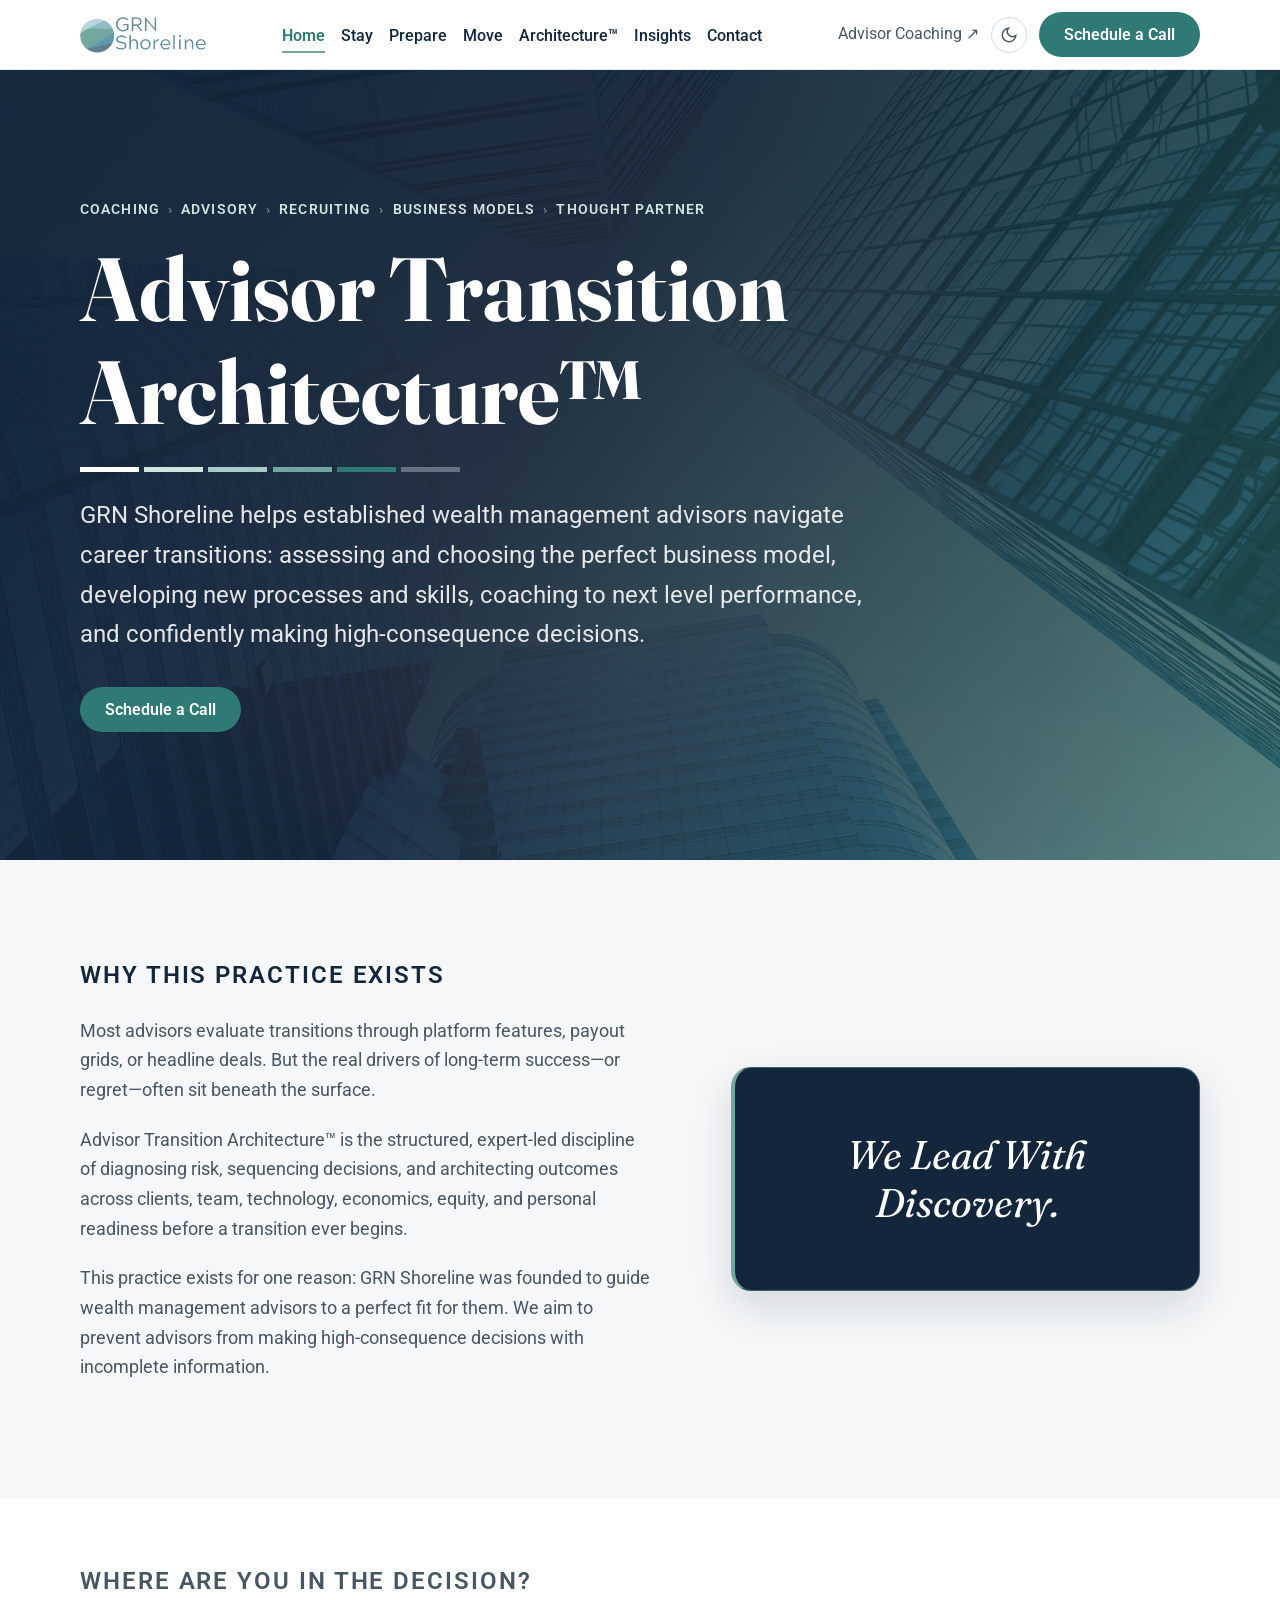
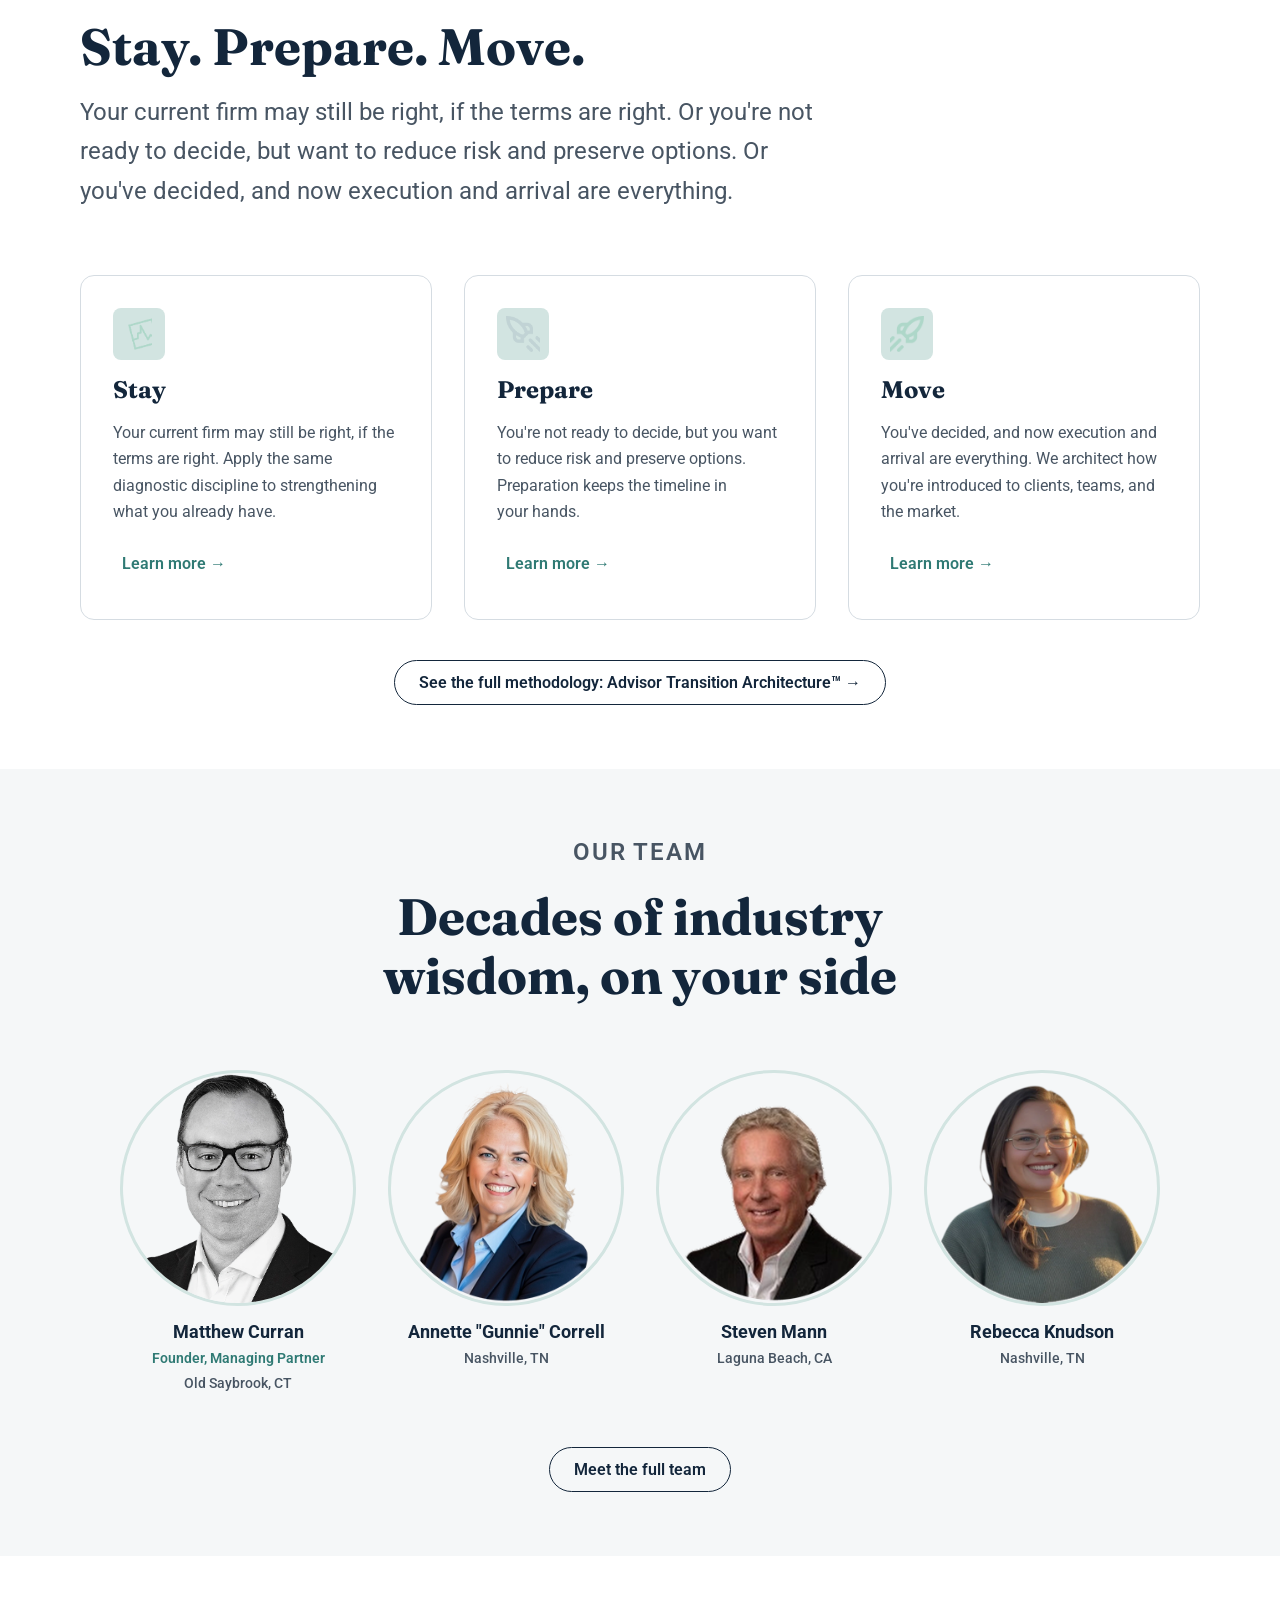
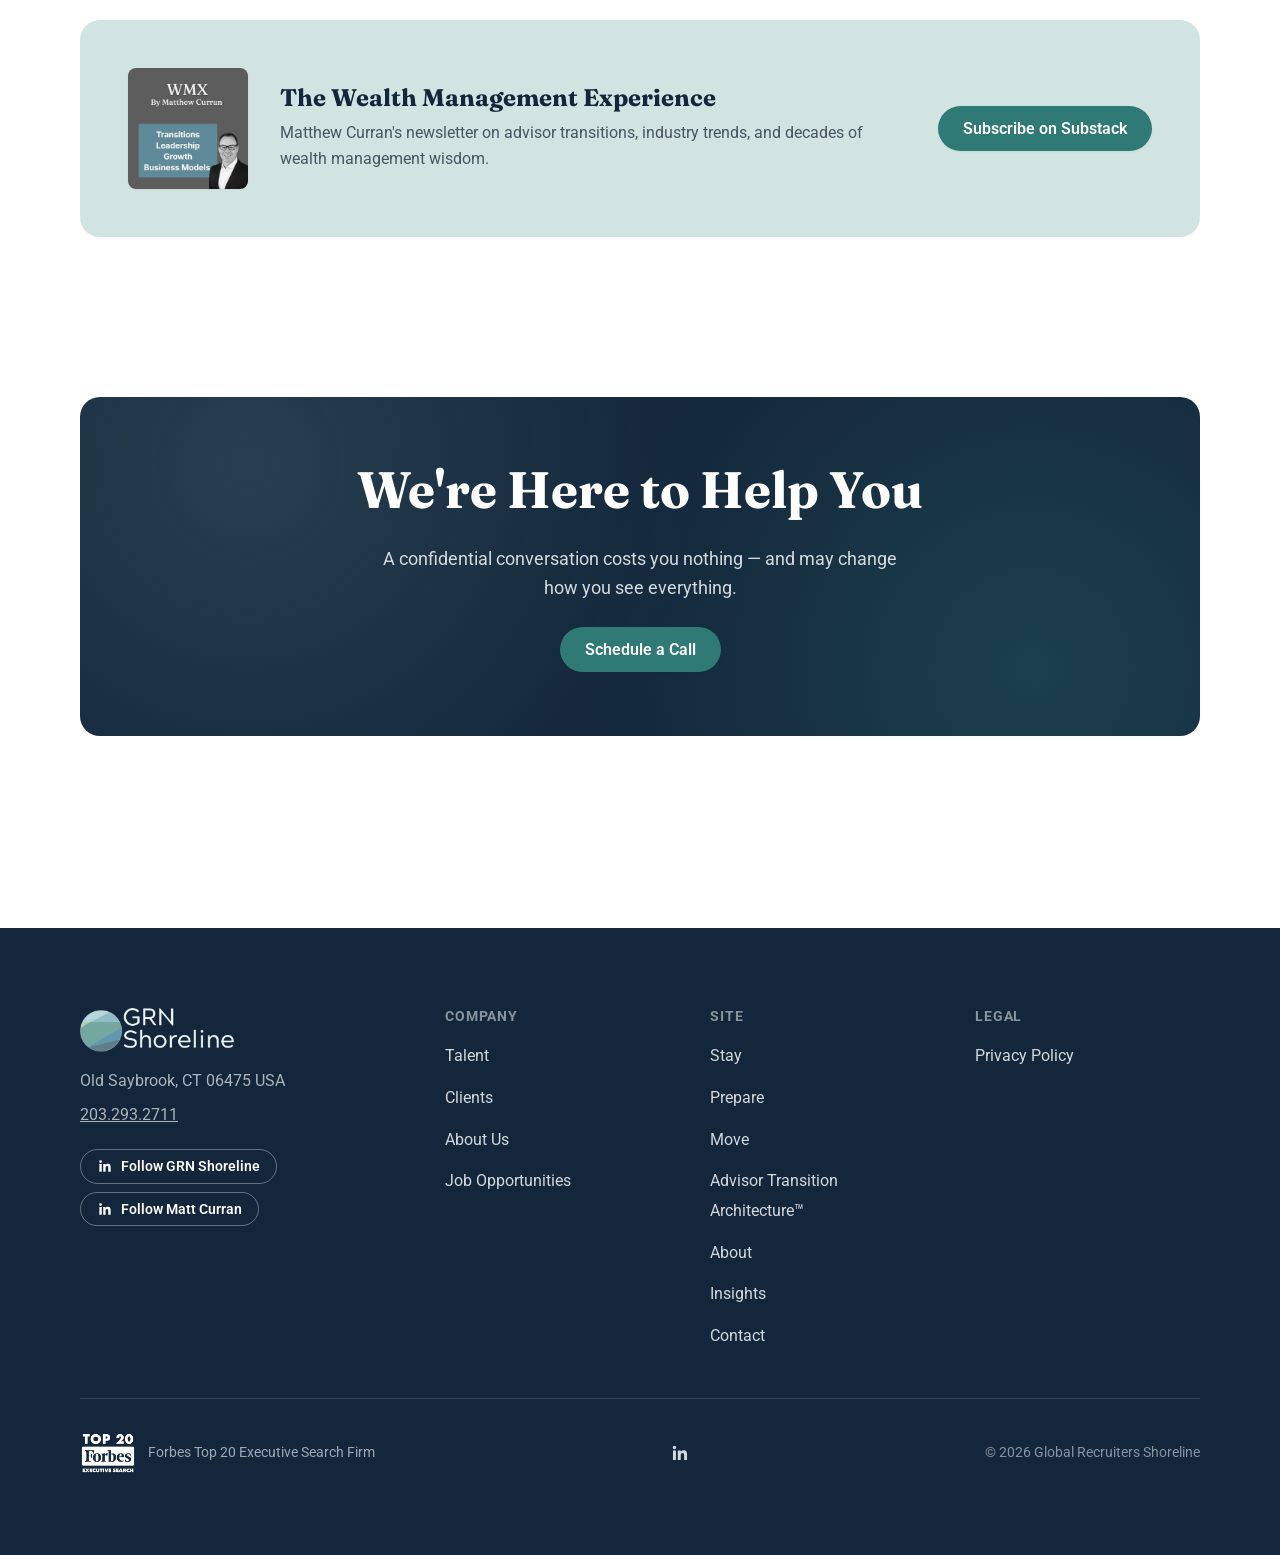
<file: index.html>
<!doctype html>
<html lang="en">
<head>
  <meta charset="UTF-8">
  <meta name="viewport" content="width=device-width, initial-scale=1.0">
  <title>GRN Shoreline — Advisor Transition Architecture™</title>
  <meta name="description" content="GRN Shoreline helps established wealth management advisors navigate career transitions with Advisor Transition Architecture™ — assessing business models, coaching, and confident decision-making.">
  <meta property="og:title" content="GRN Shoreline — Advisor Transition Architecture™">
  <meta property="og:description" content="GRN Shoreline helps established wealth management advisors navigate career transitions with clarity, structure, and a proprietary readiness framework.">
  <meta property="og:image" content="./assets/hero-bg.jpg">
  <meta property="og:type" content="website">
  <link rel="preconnect" href="https://fonts.googleapis.com">
  <link rel="preconnect" href="https://fonts.gstatic.com" crossorigin>
  <link href="https://fonts.googleapis.com/css2?family=Fraunces:ital,opsz,wght@0,9..144,400..700;1,9..144,400..700&family=Roboto:wght@300;400;500;700&display=swap" rel="stylesheet">
  <link rel="stylesheet" href="./base.css">
  <link rel="stylesheet" href="./style.css">
  <link rel="icon" href="./assets/grn-logo.png">
</head>
<body>
  <a class="skip-link" href="#main">Skip to content</a>

        <header class="site-header">
    <div class="wrap header-inner">
      <a class="brand" href="./index.html" aria-label="GRN Shoreline home">
        <img src="./assets/grn-logo.png" alt="GRN Shoreline logo" width="480" height="137">
      </a>
      <nav class="main-nav" aria-label="Primary">
        <ul role="list">
          <li><a href="./index.html" aria-current="page">Home</a></li>
          <li><a href="./stay.html">Stay</a></li>
          <li><a href="./prepare.html">Prepare</a></li>
          <li><a href="./move.html">Move</a></li>
          <li><a href="./advisor-transition-architecture.html"><span class="nav-label-full">Advisor Transition Architecture™</span><span class="nav-label-short">Architecture™</span></a></li>
          <li><a href="./insights.html">Insights</a></li>
          <li><a href="./contact.html">Contact</a></li>
        </ul>
        <a class="link-external" href="https://advisortransitionconsulting.com/" target="_blank" rel="noopener noreferrer">Advisor Coaching ↗</a>
      </nav>
      <div class="header-actions">
        <a class="link-external-desktop" href="https://advisortransitionconsulting.com/" target="_blank" rel="noopener noreferrer">Advisor Coaching ↗</a>
        <button class="theme-toggle" data-theme-toggle type="button" aria-label="Switch to dark mode"></button>
        <a class="btn btn--primary" href="https://calendly.com/grnshoreline" target="_blank" rel="noopener noreferrer"><span class="btn-label-full">Schedule a Call</span><span class="btn-label-short">Call</span></a>
        <button class="nav-toggle" type="button" aria-label="Open menu" aria-expanded="false">
          <svg width="22" height="22" viewBox="0 0 24 24" fill="none" stroke="currentColor" stroke-width="2"><path d="M3 6h18M3 12h18M3 18h18"/></svg>
        </button>
      </div>
    </div>
  </header>

<main id="main">
    <!-- HERO -->
    <section class="hero">
      <img class="hero-bg" src="./assets/hero-bg.jpg" alt="Looking up at glass office towers, symbolizing the wealth management industry advisors navigate" width="1920" height="923" fetchpriority="high">
      <div class="hero-overlay"></div>
      <div class="wrap hero-content">
        <p class="kicker kicker--on-dark"><span>Coaching</span><span>Advisory</span><span>Recruiting</span><span>Business Models</span><span>Thought Partner</span></p>
        <h1>Advisor Transition Architecture™</h1>
        <p class="subhead">GRN Shoreline helps established wealth management advisors navigate career transitions: assessing and choosing the perfect business model, developing new processes and skills, coaching to next level performance, and confidently making high-consequence decisions.</p>
        <div class="hero-ctas">
          <a class="btn btn--primary" href="https://calendly.com/grnshoreline" target="_blank" rel="noopener noreferrer">Schedule a Call</a>
        </div>
      </div>
    </section>

    <!-- WHY THIS PRACTICE EXISTS -->
    <section class="section why-section">
      <div class="wrap">
        <div class="why-grid">
          <div class="why-copy">
            <p class="kicker"><span>Why This Practice Exists</span></p>
            <p>Most advisors evaluate transitions through platform features, payout grids, or headline deals. But the real drivers of long-term success—or regret—often sit beneath the surface.</p>
            <p>Advisor Transition Architecture™ is the structured, expert-led discipline of diagnosing risk, sequencing decisions, and architecting outcomes across clients, team, technology, economics, equity, and personal readiness before a transition ever begins.</p>
            <p>This practice exists for one reason: GRN Shoreline was founded to guide wealth management advisors to a perfect fit for them. We aim to prevent advisors from making high-consequence decisions with incomplete information.</p>
          </div>
          <figure class="discovery-quote">
            <blockquote>We Lead With Discovery.</blockquote>
          </figure>
        </div>
      </div>
    </section>

    <!-- THREE-PATHWAY TEASER -->
    <section class="section section--tight">
      <div class="wrap">
        <div class="section-head">
          <p class="kicker"><span>Where Are You in the Decision?</span></p>
          <h2>Stay. Prepare. Move.</h2>
          <p>Your current firm may still be right, if the terms are right. Or you're not ready to decide, but want to reduce risk and preserve options. Or you've decided, and now execution and arrival are everything.</p>
        </div>
        <div class="card-grid">
          <a class="teaser-card" href="./stay.html">
            <div class="teaser-icon"><img src="./assets/risk-icon-1.png" alt="" role="presentation"></div>
            <h3>Stay</h3>
            <p>Your current firm may still be right, if the terms are right. Apply the same diagnostic discipline to strengthening what you already have.</p>
            <span class="btn btn--ghost">Learn more →</span>
          </a>
          <a class="teaser-card" href="./prepare.html">
            <div class="teaser-icon"><img src="./assets/rocket-2.png" alt="" role="presentation"></div>
            <h3>Prepare</h3>
            <p>You're not ready to decide, but you want to reduce risk and preserve options. Preparation keeps the timeline in your hands.</p>
            <span class="btn btn--ghost">Learn more →</span>
          </a>
          <a class="teaser-card" href="./move.html">
            <div class="teaser-icon"><img src="./assets/rocket-1.png" alt="" role="presentation"></div>
            <h3>Move</h3>
            <p>You've decided, and now execution and arrival are everything. We architect how you're introduced to clients, teams, and the market.</p>
            <span class="btn btn--ghost">Learn more →</span>
          </a>
        </div>
        <div style="text-align:center; margin-top:var(--space-10);">
          <a class="btn btn--secondary" href="./advisor-transition-architecture.html">See the full methodology: Advisor Transition Architecture™ →</a>
        </div>
      </div>
    </section>

    <!-- TEAM STRIP TEASER -->
    <section class="section section--tight" style="background:var(--color-surface);">
      <div class="wrap">
        <div class="section-head section-head--center">
          <p class="kicker" style="justify-content:center;"><span>Our Team</span></p>
          <h2>Decades of industry wisdom, on your side</h2>
        </div>
        <div class="team-strip">
          <div class="team-card">
            <div class="team-photo"><img src="./assets/matt-bw.png" alt="Matthew Curran" width="631" height="631" loading="lazy"></div>
            <h3>Matthew Curran</h3>
            <p class="role">Founder, Managing Partner</p>
            <p class="location">Old Saybrook, CT</p>
          </div>
          <div class="team-card">
            <div class="team-photo"><img src="./assets/annette.png" alt="Annette Gunnie Correll" width="275" height="275" loading="lazy"></div>
            <h3>Annette "Gunnie" Correll</h3>
            <p class="location">Nashville, TN</p>
          </div>
          <div class="team-card">
            <div class="team-photo"><img src="./assets/steven.png" alt="Steven Mann" width="220" height="220" loading="lazy"></div>
            <h3>Steven Mann</h3>
            <p class="location">Laguna Beach, CA</p>
          </div>
          <div class="team-card">
            <div class="team-photo"><img src="./assets/rebecca.png" alt="Rebecca Knudson" width="275" height="275" loading="lazy"></div>
            <h3>Rebecca Knudson</h3>
            <p class="location">Nashville, TN</p>
          </div>
        </div>
        <div style="text-align:center; margin-top:var(--space-10);">
          <a class="btn btn--secondary" href="./about.html">Meet the full team</a>
        </div>
      </div>
    </section>

    <!-- NEWSLETTER -->
    <section class="section section--tight">
      <div class="wrap">
        <div class="newsletter-strip">
          <img src="./assets/wmx-logo.jpg" alt="WMX by Matthew Curran: Transitions, Leadership, Growth, Business Models" width="320" height="321">
          <div class="newsletter-copy">
            <h3>The Wealth Management Experience</h3>
            <p>Matthew Curran's newsletter on advisor transitions, industry trends, and decades of wealth management wisdom.</p>
          </div>
          <a class="btn btn--primary" href="https://thewmx.substack.com/" target="_blank" rel="noopener noreferrer">Subscribe on Substack</a>
        </div>
      </div>
    </section>

    <!-- FINAL CTA -->
    <section class="section">
      <div class="wrap">
        <div class="cta-band">
          <h2>We're Here to Help You</h2>
          <p>A confidential conversation costs you nothing — and may change how you see everything.</p>
          <div class="hero-ctas">
            <a class="btn btn--primary" href="https://calendly.com/grnshoreline" target="_blank" rel="noopener noreferrer">Schedule a Call</a>
          </div>
        </div>
      </div>
    </section>
  </main>

        <footer class="site-footer">
    <div class="wrap">
      <div class="footer-grid">
        <div class="footer-brand">
          <img src="./assets/grn-logo-light.png" alt="GRN Shoreline logo" width="480" height="137">
          <p>Old Saybrook, CT 06475 USA</p>
          <p><a href="tel:2032932711" style="color:inherit;">203.293.2711</a></p>
          <div class="footer-follow">
            <a class="btn btn--follow" href="https://www.linkedin.com/company/grnshoreline/" target="_blank" rel="noopener noreferrer"><svg width="16" height="16" viewBox="0 0 24 24" fill="currentColor" aria-hidden="true"><path d="M20.45 20.45h-3.55v-5.57c0-1.33-.02-3.03-1.85-3.03-1.85 0-2.14 1.44-2.14 2.94v5.66H9.36V9h3.41v1.56h.05c.47-.9 1.64-1.85 3.38-1.85 3.6 0 4.27 2.37 4.27 5.46v6.28zM5.34 7.43a2.06 2.06 0 1 1 0-4.12 2.06 2.06 0 0 1 0 4.12zM7.12 20.45H3.56V9h3.56v11.45z"/></svg> Follow GRN Shoreline</a>
            <a class="btn btn--follow" href="https://www.linkedin.com/in/matthewcurran-grn/" target="_blank" rel="noopener noreferrer"><svg width="16" height="16" viewBox="0 0 24 24" fill="currentColor" aria-hidden="true"><path d="M20.45 20.45h-3.55v-5.57c0-1.33-.02-3.03-1.85-3.03-1.85 0-2.14 1.44-2.14 2.94v5.66H9.36V9h3.41v1.56h.05c.47-.9 1.64-1.85 3.38-1.85 3.6 0 4.27 2.37 4.27 5.46v6.28zM5.34 7.43a2.06 2.06 0 1 1 0-4.12 2.06 2.06 0 0 1 0 4.12zM7.12 20.45H3.56V9h3.56v11.45z"/></svg> Follow Matt Curran</a>
          </div>
        </div>
        <div class="footer-col">
          <h4>Company</h4>
          <ul role="list">
            <li><a href="https://grnshoreline.com/candidate/index.aspx" target="_blank" rel="noopener noreferrer">Talent</a></li>
            <li><a href="https://grnshoreline.com/employer/index.aspx" target="_blank" rel="noopener noreferrer">Clients</a></li>
            <li><a href="./about.html">About Us</a></li>
            <li><a href="https://grnshoreline.com/candidate/jobs.aspx" target="_blank" rel="noopener noreferrer">Job Opportunities</a></li>
          </ul>
        </div>
        <div class="footer-col">
          <h4>Site</h4>
          <ul role="list">
            <li><a href="./stay.html">Stay</a></li>
            <li><a href="./prepare.html">Prepare</a></li>
            <li><a href="./move.html">Move</a></li>
            <li><a href="./advisor-transition-architecture.html">Advisor Transition Architecture™</a></li>
            <li><a href="./about.html">About</a></li>
            <li><a href="./insights.html">Insights</a></li>
            <li><a href="./contact.html">Contact</a></li>
          </ul>
        </div>
        <div class="footer-col">
          <h4>Legal</h4>
          <ul role="list">
            <li><a href="https://grnshoreline.com/about/privacy.aspx" target="_blank" rel="noopener noreferrer">Privacy Policy</a></li>
          </ul>
        </div>
      </div>
      <div class="footer-bottom">
        <div class="footer-badge">
          <img src="./assets/forbes-badge.png" alt="Forbes Top 20 Executive Search Firm badge">
          <span>Forbes Top 20 Executive Search Firm</span>
        </div>
        <div class="footer-social">
          <a href="https://www.linkedin.com/company/grnshoreline/" target="_blank" rel="noopener noreferrer" aria-label="GRN Shoreline on LinkedIn">
            <svg width="20" height="20" viewBox="0 0 24 24" fill="currentColor"><path d="M20.45 20.45h-3.55v-5.57c0-1.33-.02-3.03-1.85-3.03-1.85 0-2.14 1.44-2.14 2.94v5.66H9.36V9h3.41v1.56h.05c.47-.9 1.64-1.85 3.38-1.85 3.6 0 4.27 2.37 4.27 5.46v6.28zM5.34 7.43a2.06 2.06 0 1 1 0-4.12 2.06 2.06 0 0 1 0 4.12zM7.12 20.45H3.56V9h3.56v11.45z"/></svg>
          </a>
        </div>
        <p class="footer-copy">© 2026 Global Recruiters Shoreline</p>
      </div>
    </div>
  </footer>

  <script src="./app.js" defer></script>
</body>
</html>
</file>
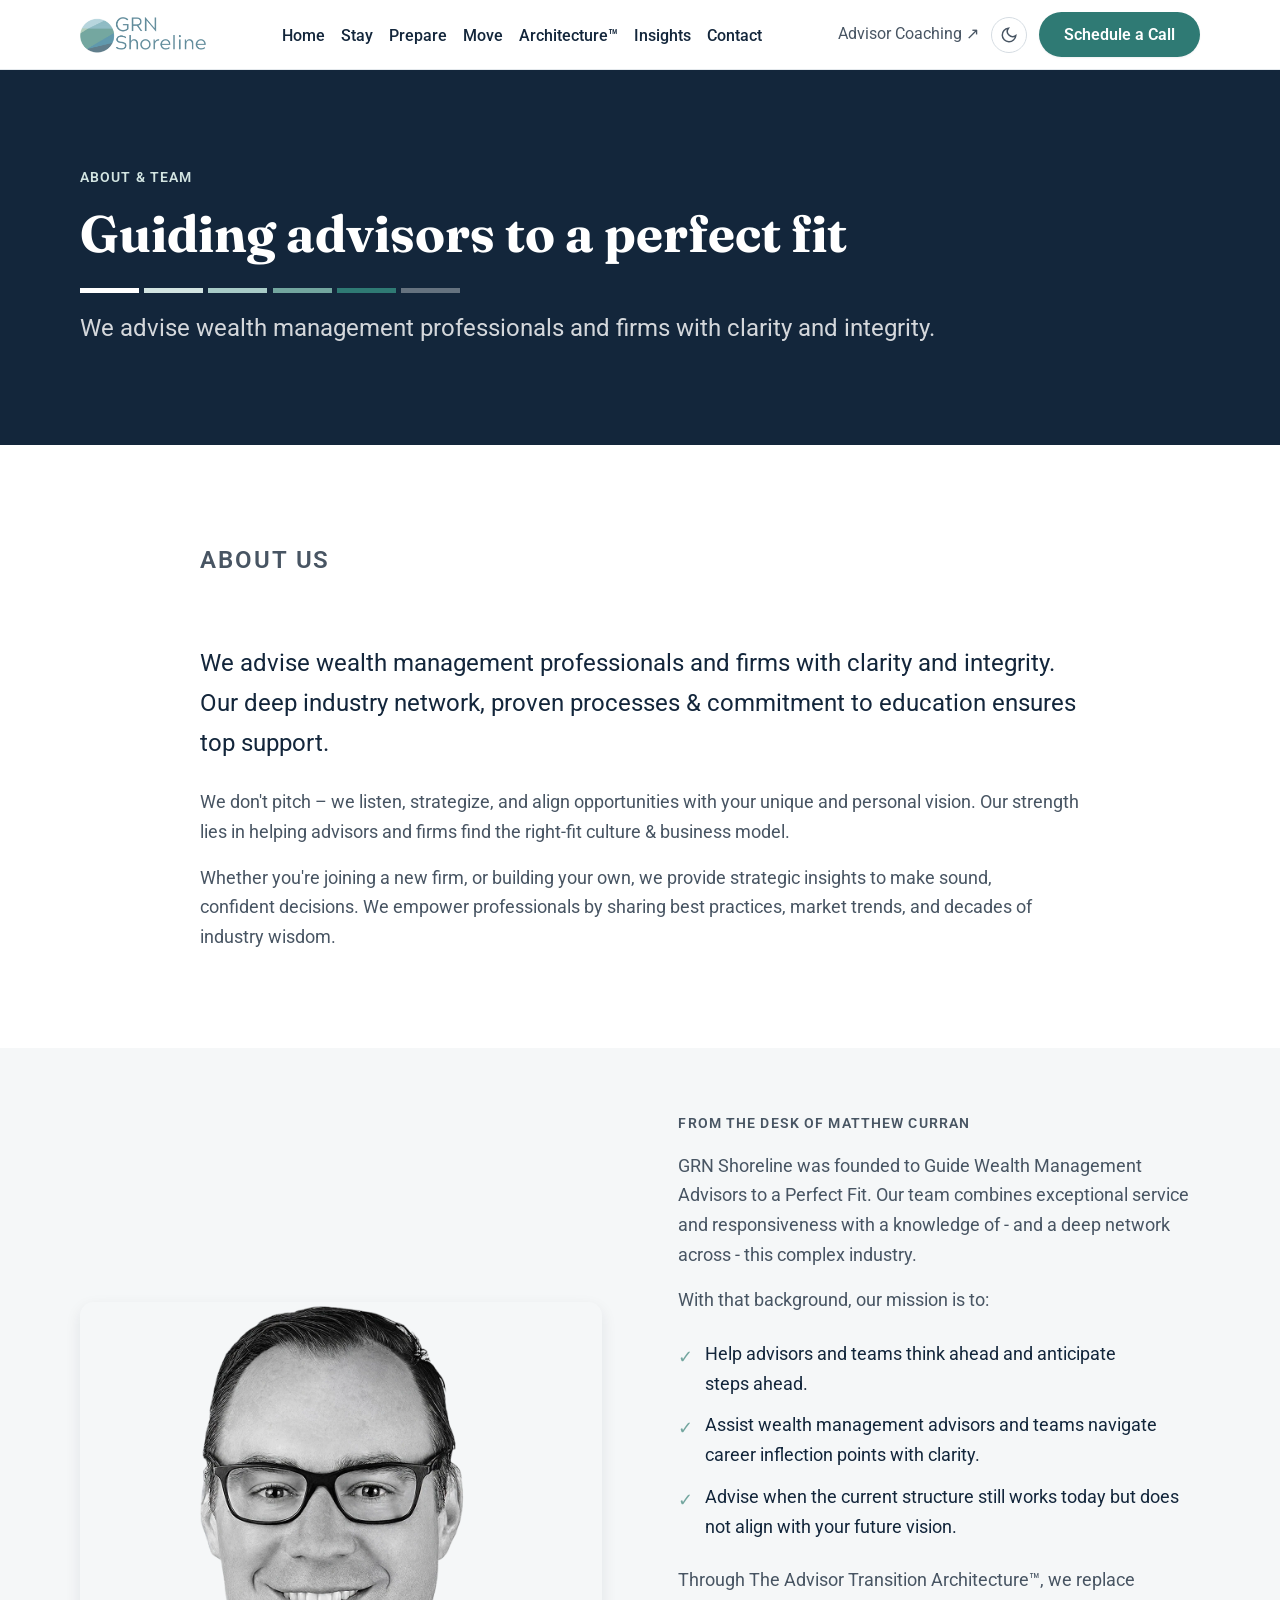
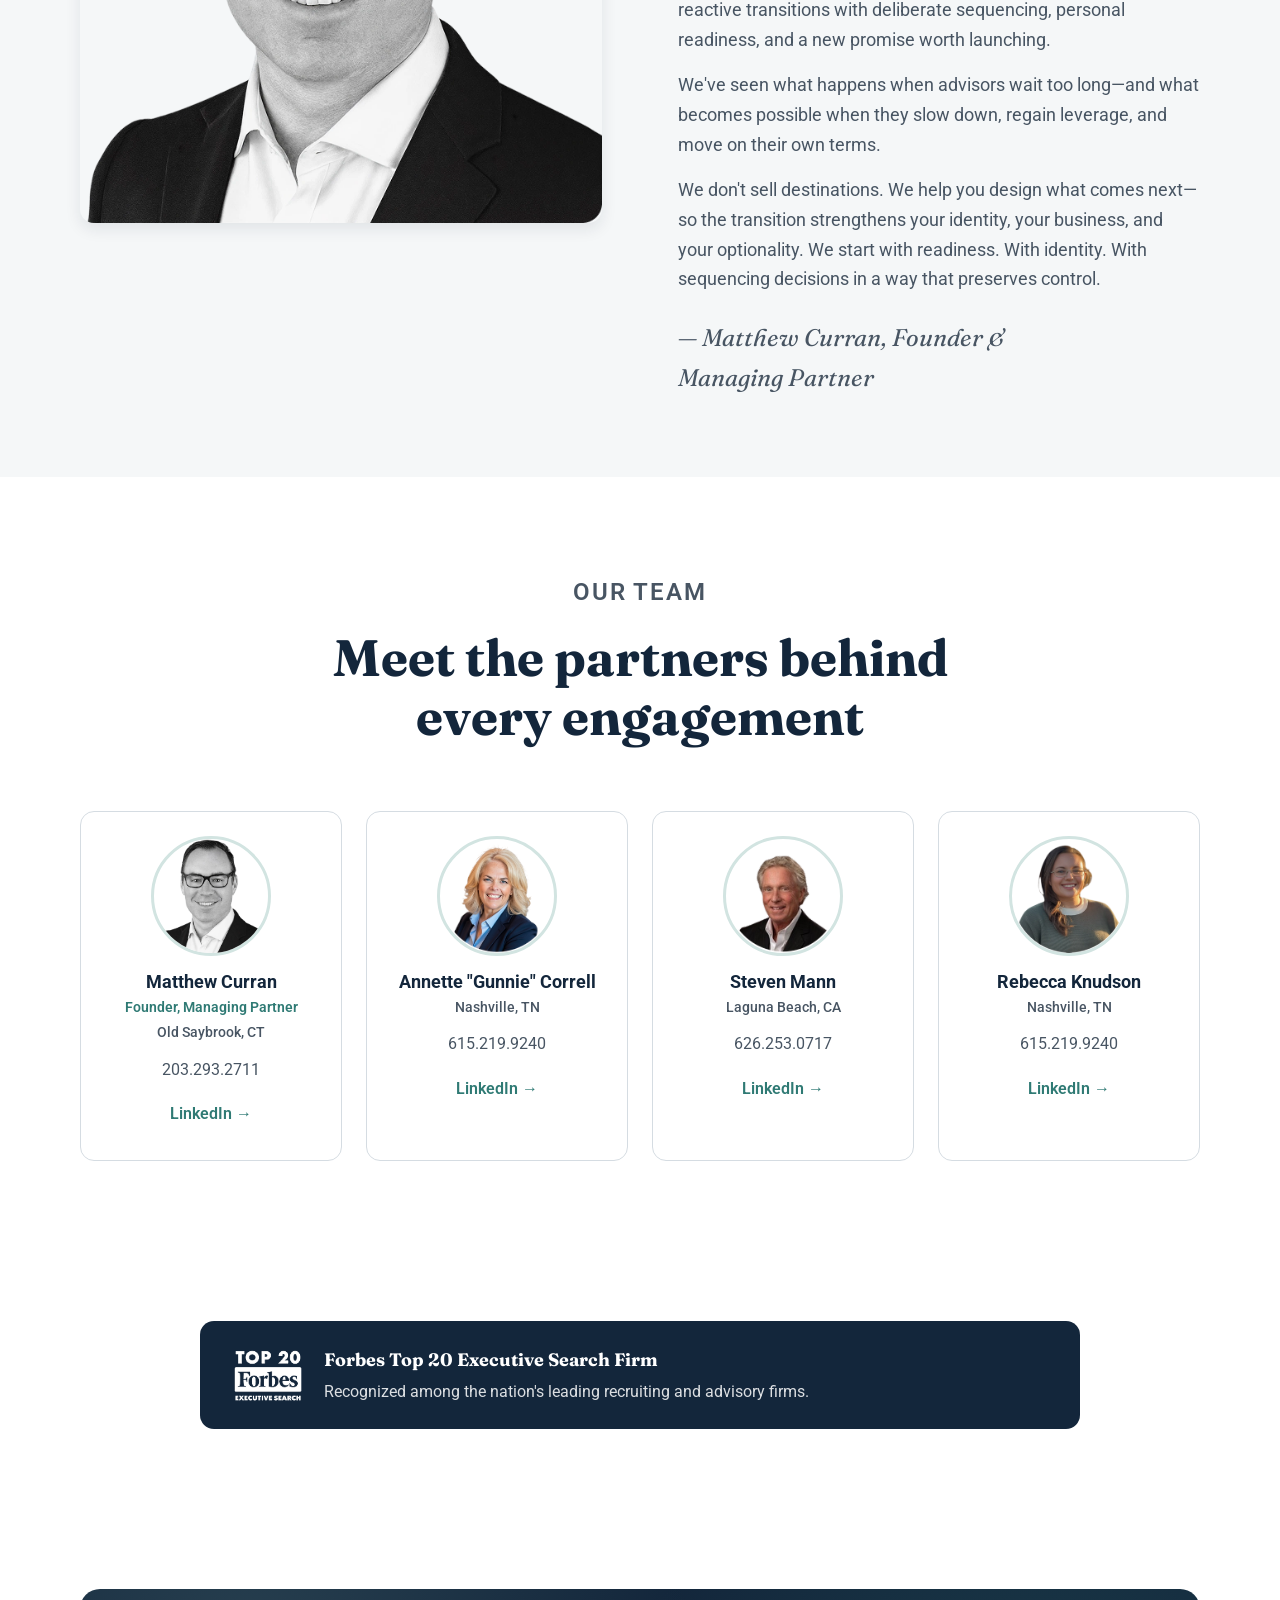
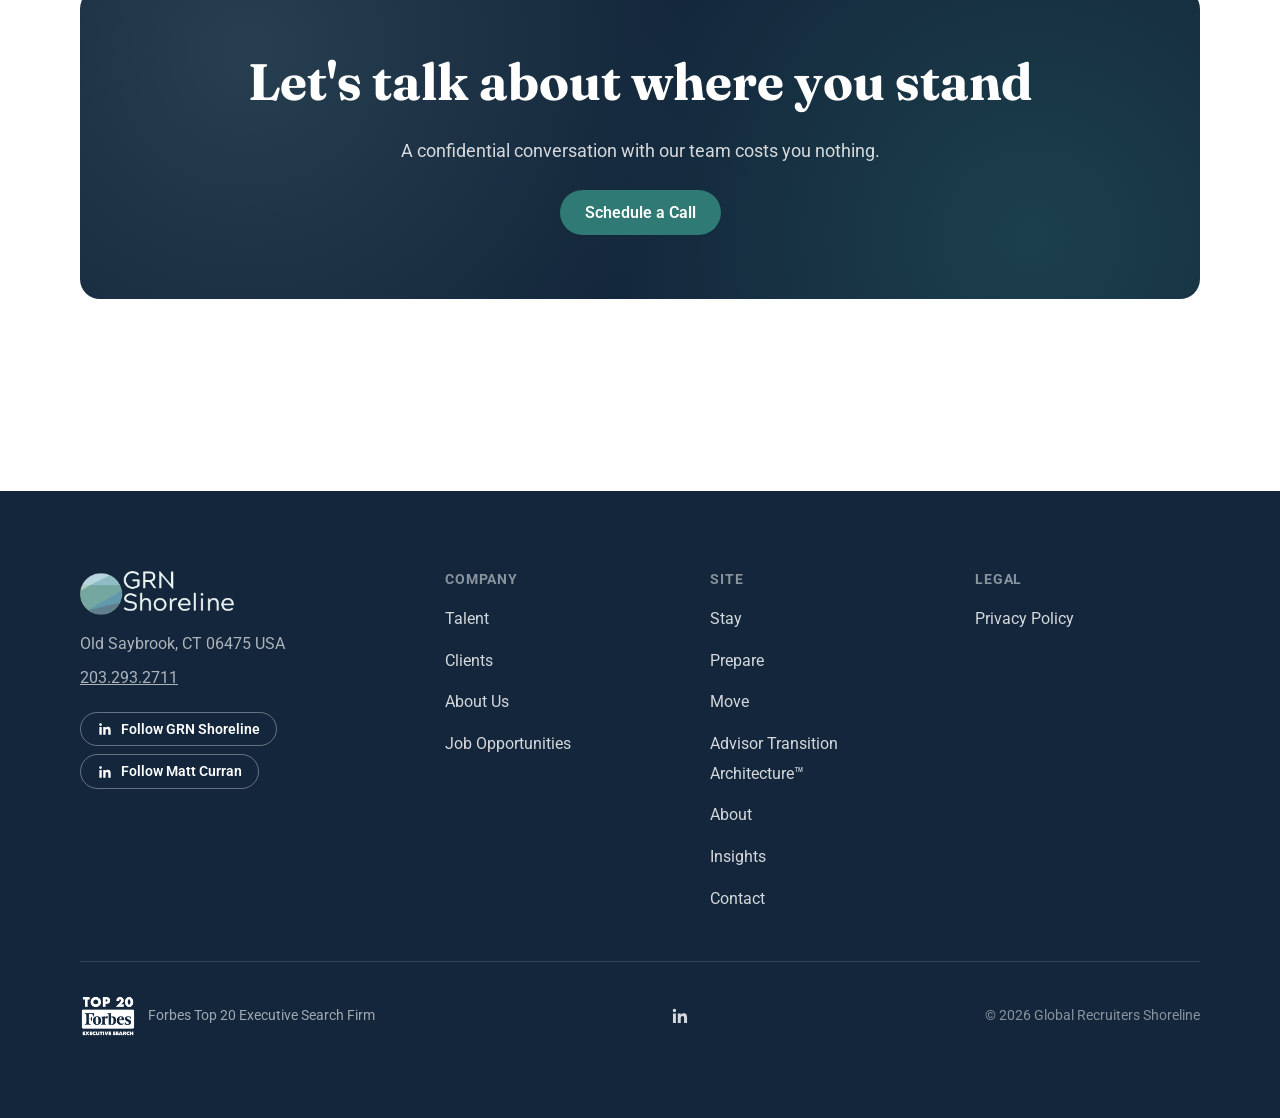
<file: about.html>
<!doctype html>
<html lang="en">
<head>
  <meta charset="UTF-8">
  <meta name="viewport" content="width=device-width, initial-scale=1.0">
  <title>About & Team — GRN Shoreline</title>
  <meta name="description" content="Meet the GRN Shoreline team and read Matthew Curran's letter on why the firm exists to guide wealth management advisors to a perfect fit.">
  <link rel="preconnect" href="https://fonts.googleapis.com">
  <link rel="preconnect" href="https://fonts.gstatic.com" crossorigin>
  <link href="https://fonts.googleapis.com/css2?family=Fraunces:ital,opsz,wght@0,9..144,400..700;1,9..144,400..700&family=Roboto:wght@300;400;500;700&display=swap" rel="stylesheet">
  <link rel="stylesheet" href="./base.css">
  <link rel="stylesheet" href="./style.css">
  <link rel="icon" href="./assets/grn-logo.png">
</head>
<body>
  <a class="skip-link" href="#main">Skip to content</a>

        <header class="site-header">
    <div class="wrap header-inner">
      <a class="brand" href="./index.html" aria-label="GRN Shoreline home">
        <img src="./assets/grn-logo.png" alt="GRN Shoreline logo" width="480" height="137">
      </a>
      <nav class="main-nav" aria-label="Primary">
        <ul role="list">
          <li><a href="./index.html">Home</a></li>
          <li><a href="./stay.html">Stay</a></li>
          <li><a href="./prepare.html">Prepare</a></li>
          <li><a href="./move.html">Move</a></li>
          <li><a href="./advisor-transition-architecture.html"><span class="nav-label-full">Advisor Transition Architecture™</span><span class="nav-label-short">Architecture™</span></a></li>
          <li><a href="./insights.html">Insights</a></li>
          <li><a href="./contact.html">Contact</a></li>
        </ul>
        <a class="link-external" href="https://advisortransitionconsulting.com/" target="_blank" rel="noopener noreferrer">Advisor Coaching ↗</a>
      </nav>
      <div class="header-actions">
        <a class="link-external-desktop" href="https://advisortransitionconsulting.com/" target="_blank" rel="noopener noreferrer">Advisor Coaching ↗</a>
        <button class="theme-toggle" data-theme-toggle type="button" aria-label="Switch to dark mode"></button>
        <a class="btn btn--primary" href="https://calendly.com/grnshoreline" target="_blank" rel="noopener noreferrer"><span class="btn-label-full">Schedule a Call</span><span class="btn-label-short">Call</span></a>
        <button class="nav-toggle" type="button" aria-label="Open menu" aria-expanded="false">
          <svg width="22" height="22" viewBox="0 0 24 24" fill="none" stroke="currentColor" stroke-width="2"><path d="M3 6h18M3 12h18M3 18h18"/></svg>
        </button>
      </div>
    </div>
  </header>

<main id="main">
    <section class="page-hero">
      <div class="wrap">
        <p class="kicker kicker--on-dark"><span>About &amp; Team</span></p>
        <h1>Guiding advisors to a perfect fit</h1>
        <p class="subhead">We advise wealth management professionals and firms with clarity and integrity.</p>
      </div>
    </section>

    <section class="section">
      <div class="wrap wrap--narrow">
        <div class="section-head">
          <p class="kicker"><span>About Us</span></p>
        </div>
        <p style="font-size:var(--text-lg); color:var(--color-text); font-family:var(--font-body); margin-bottom:var(--space-6);">We advise wealth management professionals and firms with clarity and integrity. Our deep industry network, proven processes &amp; commitment to education ensures top support.</p>
        <p style="color:var(--color-text-muted); margin-bottom:var(--space-4);">We don't pitch – we listen, strategize, and align opportunities with your unique and personal vision. Our strength lies in helping advisors and firms find the right-fit culture &amp; business model.</p>
        <p style="color:var(--color-text-muted);">Whether you're joining a new firm, or building your own, we provide strategic insights to make sound, confident decisions. We empower professionals by sharing best practices, market trends, and decades of industry wisdom.</p>
      </div>
    </section>

    <section class="section section--tight" style="background:var(--color-surface);">
      <div class="wrap">
        <div class="split">
          <div class="split-media">
            <img src="./assets/matt-bw.png" alt="Matthew Curran, Founder and Managing Partner of GRN Shoreline" width="631" height="631" loading="lazy">
          </div>
          <div class="split-copy">
            <p class="kicker"><span>From the Desk of Matthew Curran</span></p>
            <div class="letter-block" style="padding:0; background:transparent;">
              <p>GRN Shoreline was founded to Guide Wealth Management Advisors to a Perfect Fit. Our team combines exceptional service and responsiveness with a knowledge of - and a deep network across - this complex industry.</p>
              <p>With that background, our mission is to:</p>
              <ul class="split-list" role="list">
                <li><span class="check">✓</span> Help advisors and teams think ahead and anticipate steps ahead.</li>
                <li><span class="check">✓</span> Assist wealth management advisors and teams navigate career inflection points with clarity.</li>
                <li><span class="check">✓</span> Advise when the current structure still works today but does not align with your future vision.</li>
              </ul>
              <p>Through The Advisor Transition Architecture™, we replace reactive transitions with deliberate sequencing, personal readiness, and a new promise worth launching.</p>
              <p>We've seen what happens when advisors wait too long—and what becomes possible when they slow down, regain leverage, and move on their own terms.</p>
              <p>We don't sell destinations. We help you design what comes next—so the transition strengthens your identity, your business, and your optionality. We start with readiness. With identity. With sequencing decisions in a way that preserves control.</p>
              <p class="letter-signoff">— Matthew Curran, Founder &amp; Managing Partner</p>
            </div>
          </div>
        </div>
      </div>
    </section>

    <section class="section">
      <div class="wrap">
        <div class="section-head section-head--center">
          <p class="kicker" style="justify-content:center;"><span>Our Team</span></p>
          <h2>Meet the partners behind every engagement</h2>
        </div>
        <div class="team-grid">
          <div class="team-card">
            <div class="team-photo"><img src="./assets/matt-bw.png" alt="Matthew Curran" width="631" height="631" loading="lazy"></div>
            <h3>Matthew Curran</h3>
            <p class="role">Founder, Managing Partner</p>
            <p class="location">Old Saybrook, CT</p>
            <a class="phone" href="tel:2032932711">203.293.2711</a>
            <a class="btn btn--ghost" href="https://www.linkedin.com/in/matthewcurran-grn/" target="_blank" rel="noopener noreferrer">LinkedIn →</a>
          </div>
          <div class="team-card">
            <div class="team-photo"><img src="./assets/annette.png" alt="Annette Gunnie Correll" width="275" height="275" loading="lazy"></div>
            <h3>Annette "Gunnie" Correll</h3>
            <p class="location">Nashville, TN</p>
            <a class="phone" href="tel:6152199240">615.219.9240</a>
            <a class="btn btn--ghost" href="https://www.linkedin.com/in/gunnie-correll/" target="_blank" rel="noopener noreferrer">LinkedIn →</a>
          </div>
          <div class="team-card">
            <div class="team-photo"><img src="./assets/steven.png" alt="Steven Mann" width="220" height="220" loading="lazy"></div>
            <h3>Steven Mann</h3>
            <p class="location">Laguna Beach, CA</p>
            <a class="phone" href="tel:6262530717">626.253.0717</a>
            <a class="btn btn--ghost" href="https://www.linkedin.com/in/steven-mann-wealth-management/" target="_blank" rel="noopener noreferrer">LinkedIn →</a>
          </div>
          <div class="team-card">
            <div class="team-photo"><img src="./assets/rebecca.png" alt="Rebecca Knudson" width="275" height="275" loading="lazy"></div>
            <h3>Rebecca Knudson</h3>
            <p class="location">Nashville, TN</p>
            <a class="phone" href="tel:6152199240">615.219.9240</a>
            <a class="btn btn--ghost" href="https://www.linkedin.com/in/rebecca-knudson-grnnashville/" target="_blank" rel="noopener noreferrer">LinkedIn →</a>
          </div>
        </div>
      </div>
    </section>

    <section class="section section--tight">
      <div class="wrap wrap--narrow">
        <div class="badge-row">
          <img src="./assets/forbes-badge.png" alt="Forbes Top 20 Executive Search Firm badge">
          <p><strong>Forbes Top 20 Executive Search Firm</strong>Recognized among the nation's leading recruiting and advisory firms.</p>
        </div>
      </div>
    </section>

    <section class="section">
      <div class="wrap">
        <div class="cta-band">
          <h2>Let's talk about where you stand</h2>
          <p>A confidential conversation with our team costs you nothing.</p>
          <div class="hero-ctas">
            <a class="btn btn--primary" href="https://calendly.com/grnshoreline" target="_blank" rel="noopener noreferrer">Schedule a Call</a>
          </div>
        </div>
      </div>
    </section>
  </main>

        <footer class="site-footer">
    <div class="wrap">
      <div class="footer-grid">
        <div class="footer-brand">
          <img src="./assets/grn-logo-light.png" alt="GRN Shoreline logo" width="480" height="137">
          <p>Old Saybrook, CT 06475 USA</p>
          <p><a href="tel:2032932711" style="color:inherit;">203.293.2711</a></p>
          <div class="footer-follow">
            <a class="btn btn--follow" href="https://www.linkedin.com/company/grnshoreline/" target="_blank" rel="noopener noreferrer"><svg width="16" height="16" viewBox="0 0 24 24" fill="currentColor" aria-hidden="true"><path d="M20.45 20.45h-3.55v-5.57c0-1.33-.02-3.03-1.85-3.03-1.85 0-2.14 1.44-2.14 2.94v5.66H9.36V9h3.41v1.56h.05c.47-.9 1.64-1.85 3.38-1.85 3.6 0 4.27 2.37 4.27 5.46v6.28zM5.34 7.43a2.06 2.06 0 1 1 0-4.12 2.06 2.06 0 0 1 0 4.12zM7.12 20.45H3.56V9h3.56v11.45z"/></svg> Follow GRN Shoreline</a>
            <a class="btn btn--follow" href="https://www.linkedin.com/in/matthewcurran-grn/" target="_blank" rel="noopener noreferrer"><svg width="16" height="16" viewBox="0 0 24 24" fill="currentColor" aria-hidden="true"><path d="M20.45 20.45h-3.55v-5.57c0-1.33-.02-3.03-1.85-3.03-1.85 0-2.14 1.44-2.14 2.94v5.66H9.36V9h3.41v1.56h.05c.47-.9 1.64-1.85 3.38-1.85 3.6 0 4.27 2.37 4.27 5.46v6.28zM5.34 7.43a2.06 2.06 0 1 1 0-4.12 2.06 2.06 0 0 1 0 4.12zM7.12 20.45H3.56V9h3.56v11.45z"/></svg> Follow Matt Curran</a>
          </div>
        </div>
        <div class="footer-col">
          <h4>Company</h4>
          <ul role="list">
            <li><a href="https://grnshoreline.com/candidate/index.aspx" target="_blank" rel="noopener noreferrer">Talent</a></li>
            <li><a href="https://grnshoreline.com/employer/index.aspx" target="_blank" rel="noopener noreferrer">Clients</a></li>
            <li><a href="./about.html">About Us</a></li>
            <li><a href="https://grnshoreline.com/candidate/jobs.aspx" target="_blank" rel="noopener noreferrer">Job Opportunities</a></li>
          </ul>
        </div>
        <div class="footer-col">
          <h4>Site</h4>
          <ul role="list">
            <li><a href="./stay.html">Stay</a></li>
            <li><a href="./prepare.html">Prepare</a></li>
            <li><a href="./move.html">Move</a></li>
            <li><a href="./advisor-transition-architecture.html">Advisor Transition Architecture™</a></li>
            <li><a href="./about.html">About</a></li>
            <li><a href="./insights.html">Insights</a></li>
            <li><a href="./contact.html">Contact</a></li>
          </ul>
        </div>
        <div class="footer-col">
          <h4>Legal</h4>
          <ul role="list">
            <li><a href="https://grnshoreline.com/about/privacy.aspx" target="_blank" rel="noopener noreferrer">Privacy Policy</a></li>
          </ul>
        </div>
      </div>
      <div class="footer-bottom">
        <div class="footer-badge">
          <img src="./assets/forbes-badge.png" alt="Forbes Top 20 Executive Search Firm badge">
          <span>Forbes Top 20 Executive Search Firm</span>
        </div>
        <div class="footer-social">
          <a href="https://www.linkedin.com/company/grnshoreline/" target="_blank" rel="noopener noreferrer" aria-label="GRN Shoreline on LinkedIn">
            <svg width="20" height="20" viewBox="0 0 24 24" fill="currentColor"><path d="M20.45 20.45h-3.55v-5.57c0-1.33-.02-3.03-1.85-3.03-1.85 0-2.14 1.44-2.14 2.94v5.66H9.36V9h3.41v1.56h.05c.47-.9 1.64-1.85 3.38-1.85 3.6 0 4.27 2.37 4.27 5.46v6.28zM5.34 7.43a2.06 2.06 0 1 1 0-4.12 2.06 2.06 0 0 1 0 4.12zM7.12 20.45H3.56V9h3.56v11.45z"/></svg>
          </a>
        </div>
        <p class="footer-copy">© 2026 Global Recruiters Shoreline</p>
      </div>
    </div>
  </footer>

  <script src="./app.js" defer></script>
</body>
</html>
</file>
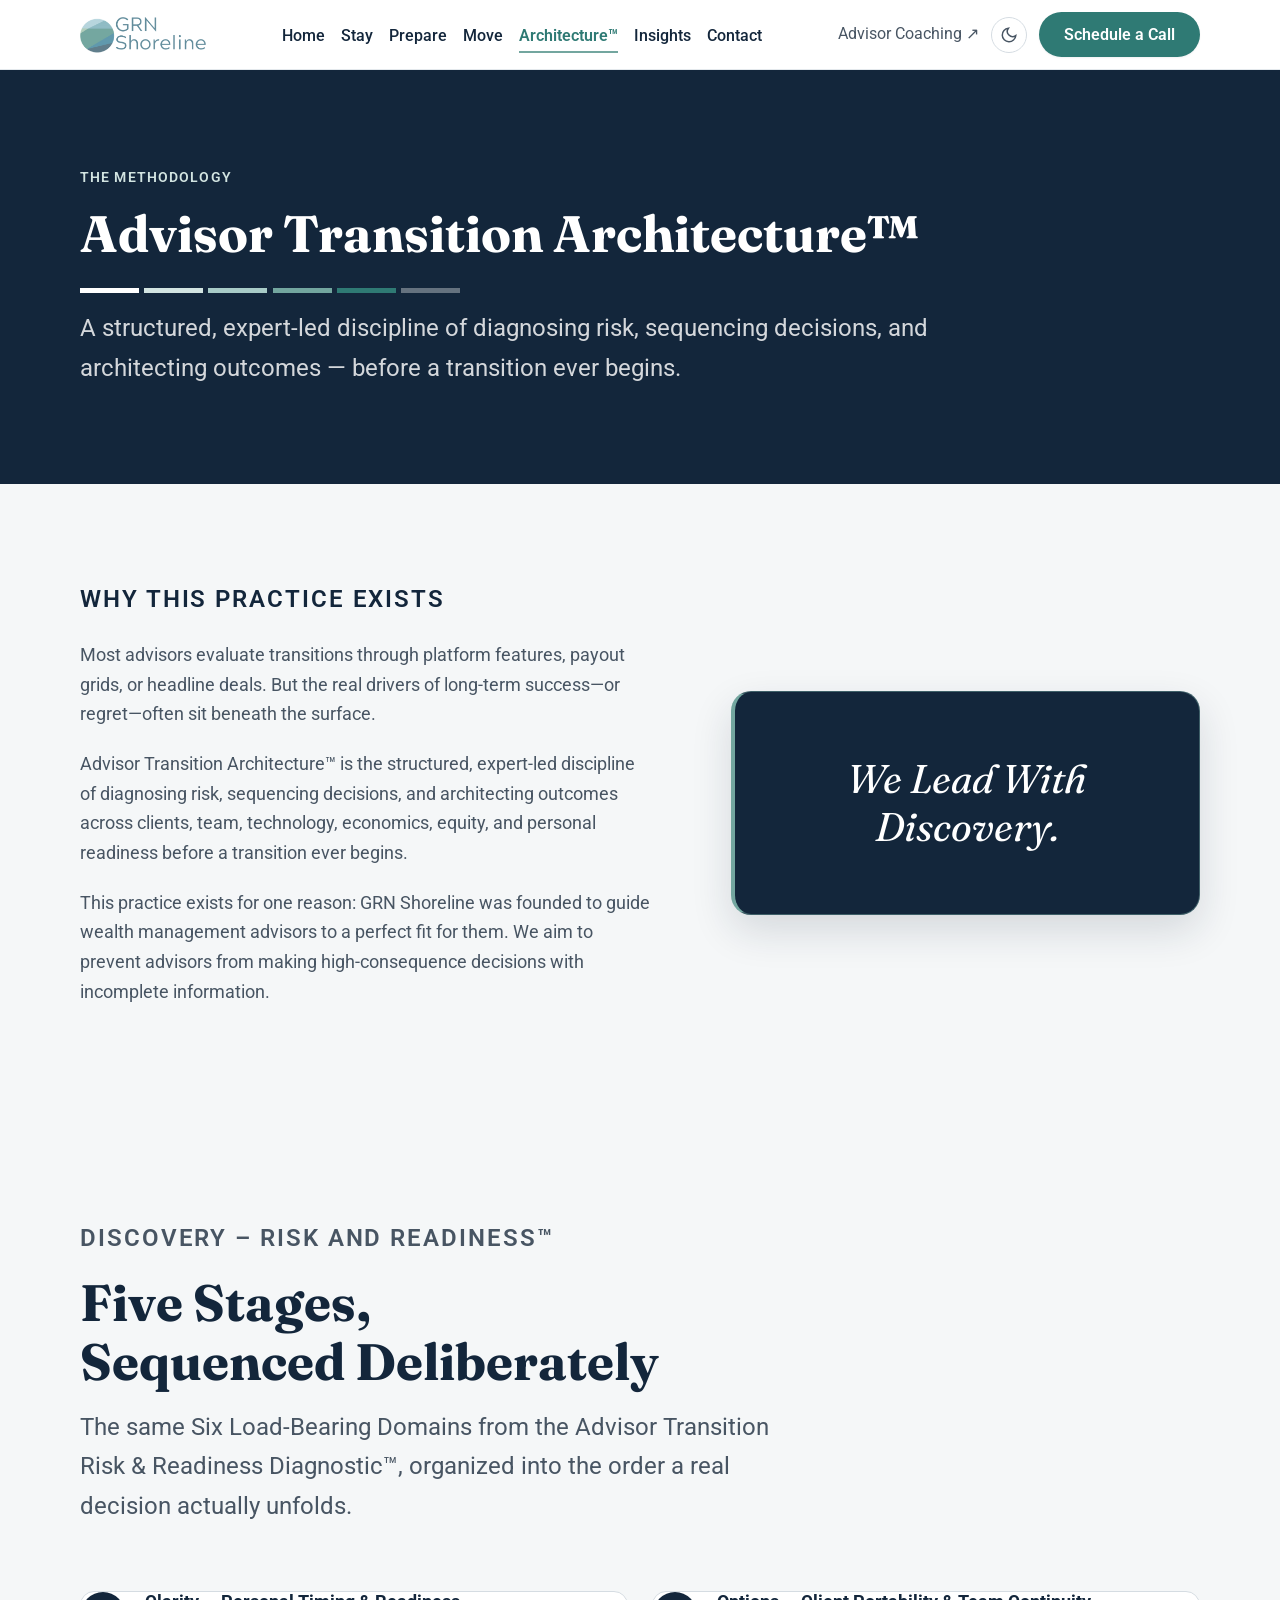
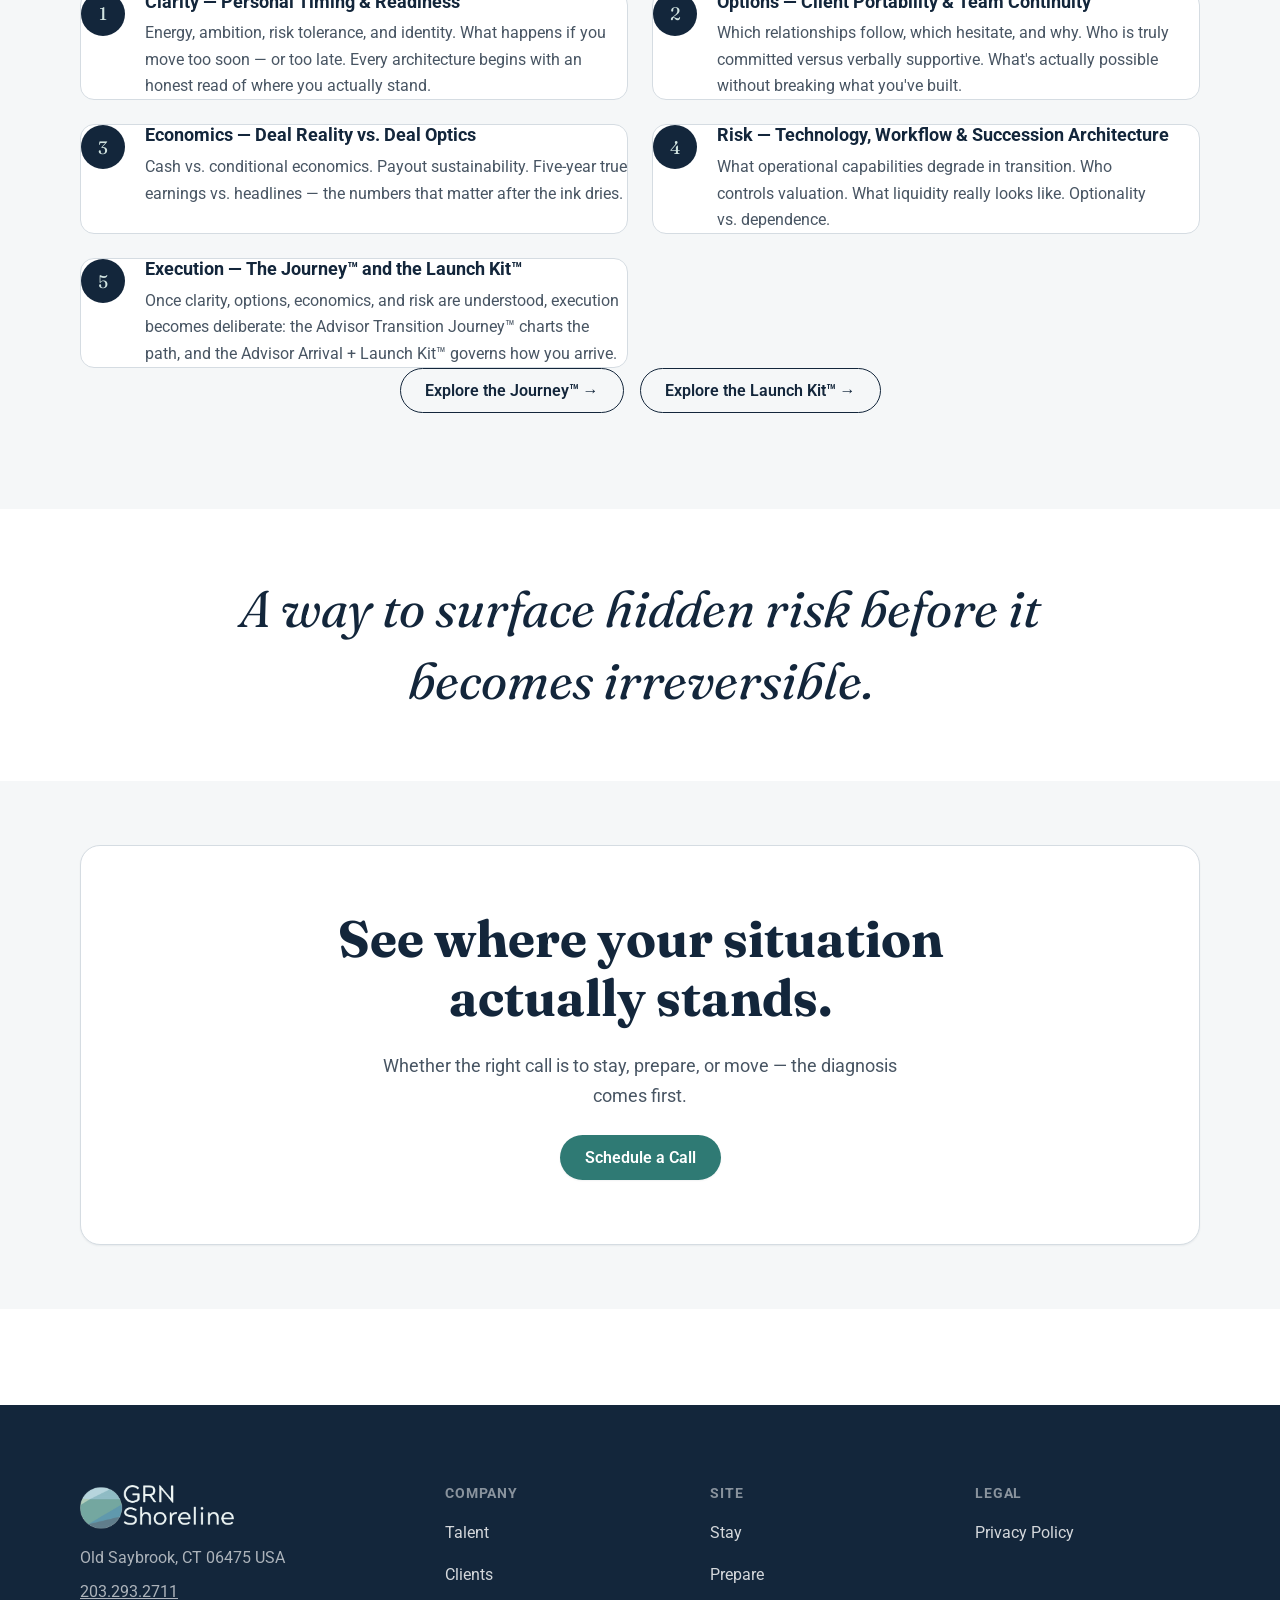
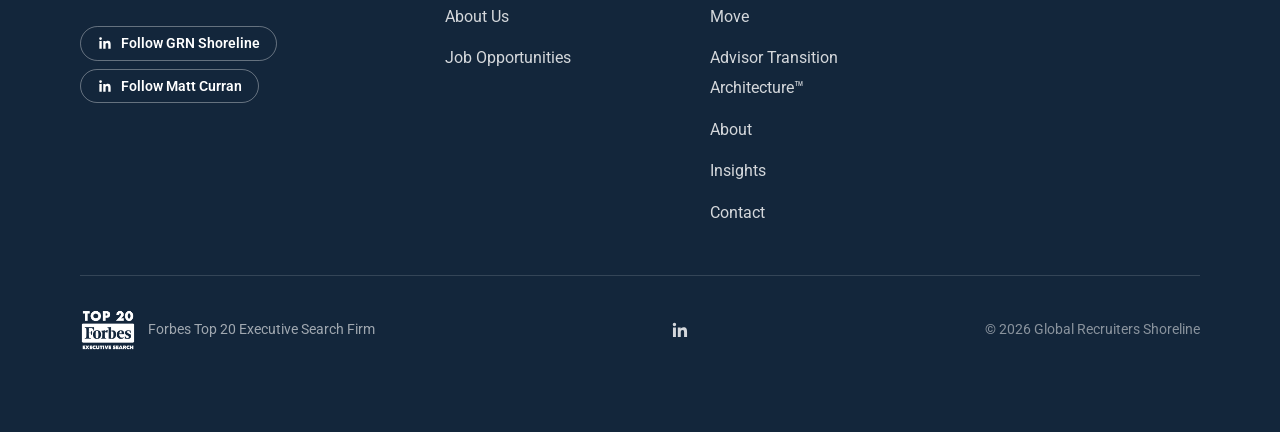
<file: advisor-transition-architecture.html>
<!doctype html>
<html lang="en">
<head>
  <meta charset="UTF-8">
  <meta name="viewport" content="width=device-width, initial-scale=1.0">
  <title>Advisor Transition Architecture™ — GRN Shoreline</title>
  <meta name="description" content="Advisor Transition Architecture™ is the structured, five-stage discipline of diagnosing risk, sequencing decisions, and architecting outcomes before a wealth management advisor transition ever begins.">
  <meta property="og:title" content="Advisor Transition Architecture™ — GRN Shoreline">
  <meta property="og:description" content="Advisor Transition Architecture™ is the structured, five-stage discipline of diagnosing risk, sequencing decisions, and architecting outcomes before a wealth management advisor transition ever begins.">
  <meta property="og:image" content="./assets/hero-bg.jpg">
  <meta property="og:type" content="website">
  <link rel="preconnect" href="https://fonts.googleapis.com">
  <link rel="preconnect" href="https://fonts.gstatic.com" crossorigin>
  <link href="https://fonts.googleapis.com/css2?family=Fraunces:ital,opsz,wght@0,9..144,400..700;1,9..144,400..700&family=Roboto:wght@300;400;500;700&display=swap" rel="stylesheet">
  <link rel="stylesheet" href="./base.css">
  <link rel="stylesheet" href="./style.css">
  <link rel="icon" href="./assets/grn-logo.png">
</head>
<body>
  <a class="skip-link" href="#main">Skip to content</a>

      <header class="site-header">
    <div class="wrap header-inner">
      <a class="brand" href="./index.html" aria-label="GRN Shoreline home">
        <img src="./assets/grn-logo.png" alt="GRN Shoreline logo" width="480" height="137">
      </a>
      <nav class="main-nav" aria-label="Primary">
        <ul role="list">
          <li><a href="./index.html">Home</a></li>
          <li><a href="./stay.html">Stay</a></li>
          <li><a href="./prepare.html">Prepare</a></li>
          <li><a href="./move.html">Move</a></li>
          <li><a href="./advisor-transition-architecture.html" aria-current="page"><span class="nav-label-full">Advisor Transition Architecture™</span><span class="nav-label-short">Architecture™</span></a></li>
          <li><a href="./insights.html">Insights</a></li>
          <li><a href="./contact.html">Contact</a></li>
        </ul>
        <a class="link-external" href="https://advisortransitionconsulting.com/" target="_blank" rel="noopener noreferrer">Advisor Coaching ↗</a>
      </nav>
      <div class="header-actions">
        <a class="link-external-desktop" href="https://advisortransitionconsulting.com/" target="_blank" rel="noopener noreferrer">Advisor Coaching ↗</a>
        <button class="theme-toggle" data-theme-toggle type="button" aria-label="Switch to dark mode"></button>
        <a class="btn btn--primary" href="https://calendly.com/grnshoreline" target="_blank" rel="noopener noreferrer"><span class="btn-label-full">Schedule a Call</span><span class="btn-label-short">Call</span></a>
        <button class="nav-toggle" type="button" aria-label="Open menu" aria-expanded="false">
          <svg width="22" height="22" viewBox="0 0 24 24" fill="none" stroke="currentColor" stroke-width="2"><path d="M3 6h18M3 12h18M3 18h18"/></svg>
        </button>
      </div>
    </div>
  </header>

<main id="main">
    <section class="page-hero">
      <div class="wrap">
        <p class="kicker kicker--on-dark"><span>The Methodology</span></p>
        <h1>Advisor Transition Architecture™</h1>
        <p class="subhead">A structured, expert-led discipline of diagnosing risk, sequencing decisions, and architecting outcomes — before a transition ever begins.</p>
      </div>
    </section>

    <!-- WHY THIS PRACTICE EXISTS -->
    <section class="section why-section">
      <div class="wrap">
        <div class="why-grid">
          <div class="why-copy">
            <p class="kicker"><span>Why This Practice Exists</span></p>
            <p>Most advisors evaluate transitions through platform features, payout grids, or headline deals. But the real drivers of long-term success—or regret—often sit beneath the surface.</p>
            <p>Advisor Transition Architecture™ is the structured, expert-led discipline of diagnosing risk, sequencing decisions, and architecting outcomes across clients, team, technology, economics, equity, and personal readiness before a transition ever begins.</p>
            <p>This practice exists for one reason: GRN Shoreline was founded to guide wealth management advisors to a perfect fit for them. We aim to prevent advisors from making high-consequence decisions with incomplete information.</p>
          </div>
          <figure class="discovery-quote">
            <blockquote>We Lead With Discovery.</blockquote>
          </figure>
        </div>
      </div>
    </section>

    <!-- FIVE STAGES -->
    <section class="section" style="background:var(--color-surface);">
      <div class="wrap">
        <div class="section-head">
          <p class="kicker"><span>Discovery – Risk and Readiness™</span></p>
          <h2>Five Stages, Sequenced Deliberately</h2>
          <p>The same Six Load-Bearing Domains from the Advisor Transition Risk &amp; Readiness Diagnostic™, organized into the order a real decision actually unfolds.</p>
        </div>

        <div class="domain-grid">
          <div class="domain-card">
            <div class="domain-number">1</div>
            <div>
              <h3>Clarity — Personal Timing &amp; Readiness</h3>
              <p>Energy, ambition, risk tolerance, and identity. What happens if you move too soon — or too late. Every architecture begins with an honest read of where you actually stand.</p>
            </div>
          </div>
          <div class="domain-card">
            <div class="domain-number">2</div>
            <div>
              <h3>Options — Client Portability &amp; Team Continuity</h3>
              <p>Which relationships follow, which hesitate, and why. Who is truly committed versus verbally supportive. What's actually possible without breaking what you've built.</p>
            </div>
          </div>
          <div class="domain-card">
            <div class="domain-number">3</div>
            <div>
              <h3>Economics — Deal Reality vs. Deal Optics</h3>
              <p>Cash vs. conditional economics. Payout sustainability. Five-year true earnings vs. headlines — the numbers that matter after the ink dries.</p>
            </div>
          </div>
          <div class="domain-card">
            <div class="domain-number">4</div>
            <div>
              <h3>Risk — Technology, Workflow &amp; Succession Architecture</h3>
              <p>What operational capabilities degrade in transition. Who controls valuation. What liquidity really looks like. Optionality vs. dependence.</p>
            </div>
          </div>
          <div class="domain-card">
            <div class="domain-number">5</div>
            <div>
              <h3>Execution — The Journey™ and the Launch Kit™</h3>
              <p>Once clarity, options, economics, and risk are understood, execution becomes deliberate: the Advisor Transition Journey™ charts the path, and the Advisor Arrival + Launch Kit™ governs how you arrive.</p>
            </div>
          </div>
        </div>

        <div style="margin-top:clamp(var(--space-10), 5vw, var(--space-14)); display:flex; flex-wrap:wrap; gap:var(--space-4); justify-content:center;">
          <a class="btn btn--secondary" href="./prepare.html">Explore the Journey™ →</a>
          <a class="btn btn--secondary" href="./move.html">Explore the Launch Kit™ →</a>
        </div>
      </div>
    </section>

    <!-- PULL QUOTE -->
    <section class="section section--tight">
      <div class="wrap">
        <blockquote class="pull-quote pull-quote--center" style="font-size:var(--text-2xl); max-width:52rem;">
          A way to surface hidden risk before it becomes irreversible.
        </blockquote>
      </div>
    </section>

    <section class="section section--tight" style="background:var(--color-surface);">
      <div class="wrap">
        <div class="cta-band" style="background:var(--color-bg); color:var(--color-text); box-shadow:var(--shadow-sm); border:1px solid var(--color-border);">
          <h2>See where your situation actually stands.</h2>
          <p style="color:var(--color-text-muted);">Whether the right call is to stay, prepare, or move — the diagnosis comes first.</p>
          <div class="hero-ctas">
            <a class="btn btn--primary" href="https://calendly.com/grnshoreline" target="_blank" rel="noopener noreferrer">Schedule a Call</a>
          </div>
        </div>
      </div>
    </section>
  </main>

      <footer class="site-footer">
    <div class="wrap">
      <div class="footer-grid">
        <div class="footer-brand">
          <img src="./assets/grn-logo-light.png" alt="GRN Shoreline logo" width="480" height="137">
          <p>Old Saybrook, CT 06475 USA</p>
          <p><a href="tel:2032932711" style="color:inherit;">203.293.2711</a></p>
          <div class="footer-follow">
            <a class="btn btn--follow" href="https://www.linkedin.com/company/grnshoreline/" target="_blank" rel="noopener noreferrer"><svg width="16" height="16" viewBox="0 0 24 24" fill="currentColor" aria-hidden="true"><path d="M20.45 20.45h-3.55v-5.57c0-1.33-.02-3.03-1.85-3.03-1.85 0-2.14 1.44-2.14 2.94v5.66H9.36V9h3.41v1.56h.05c.47-.9 1.64-1.85 3.38-1.85 3.6 0 4.27 2.37 4.27 5.46v6.28zM5.34 7.43a2.06 2.06 0 1 1 0-4.12 2.06 2.06 0 0 1 0 4.12zM7.12 20.45H3.56V9h3.56v11.45z"/></svg> Follow GRN Shoreline</a>
            <a class="btn btn--follow" href="https://www.linkedin.com/in/matthewcurran-grn/" target="_blank" rel="noopener noreferrer"><svg width="16" height="16" viewBox="0 0 24 24" fill="currentColor" aria-hidden="true"><path d="M20.45 20.45h-3.55v-5.57c0-1.33-.02-3.03-1.85-3.03-1.85 0-2.14 1.44-2.14 2.94v5.66H9.36V9h3.41v1.56h.05c.47-.9 1.64-1.85 3.38-1.85 3.6 0 4.27 2.37 4.27 5.46v6.28zM5.34 7.43a2.06 2.06 0 1 1 0-4.12 2.06 2.06 0 0 1 0 4.12zM7.12 20.45H3.56V9h3.56v11.45z"/></svg> Follow Matt Curran</a>
          </div>
        </div>
        <div class="footer-col">
          <h4>Company</h4>
          <ul role="list">
            <li><a href="https://grnshoreline.com/candidate/index.aspx" target="_blank" rel="noopener noreferrer">Talent</a></li>
            <li><a href="https://grnshoreline.com/employer/index.aspx" target="_blank" rel="noopener noreferrer">Clients</a></li>
            <li><a href="./about.html">About Us</a></li>
            <li><a href="https://grnshoreline.com/candidate/jobs.aspx" target="_blank" rel="noopener noreferrer">Job Opportunities</a></li>
          </ul>
        </div>
        <div class="footer-col">
          <h4>Site</h4>
          <ul role="list">
            <li><a href="./stay.html">Stay</a></li>
            <li><a href="./prepare.html">Prepare</a></li>
            <li><a href="./move.html">Move</a></li>
            <li><a href="./advisor-transition-architecture.html">Advisor Transition Architecture™</a></li>
            <li><a href="./about.html">About</a></li>
            <li><a href="./insights.html">Insights</a></li>
            <li><a href="./contact.html">Contact</a></li>
          </ul>
        </div>
        <div class="footer-col">
          <h4>Legal</h4>
          <ul role="list">
            <li><a href="https://grnshoreline.com/about/privacy.aspx" target="_blank" rel="noopener noreferrer">Privacy Policy</a></li>
          </ul>
        </div>
      </div>
      <div class="footer-bottom">
        <div class="footer-badge">
          <img src="./assets/forbes-badge.png" alt="Forbes Top 20 Executive Search Firm badge">
          <span>Forbes Top 20 Executive Search Firm</span>
        </div>
        <div class="footer-social">
          <a href="https://www.linkedin.com/company/grnshoreline/" target="_blank" rel="noopener noreferrer" aria-label="GRN Shoreline on LinkedIn">
            <svg width="20" height="20" viewBox="0 0 24 24" fill="currentColor"><path d="M20.45 20.45h-3.55v-5.57c0-1.33-.02-3.03-1.85-3.03-1.85 0-2.14 1.44-2.14 2.94v5.66H9.36V9h3.41v1.56h.05c.47-.9 1.64-1.85 3.38-1.85 3.6 0 4.27 2.37 4.27 5.46v6.28zM5.34 7.43a2.06 2.06 0 1 1 0-4.12 2.06 2.06 0 0 1 0 4.12zM7.12 20.45H3.56V9h3.56v11.45z"/></svg>
          </a>
        </div>
        <p class="footer-copy">© 2026 Global Recruiters Shoreline</p>
      </div>
    </div>
  </footer>

  <script src="./app.js" defer></script>
</body>
</html>
</file>
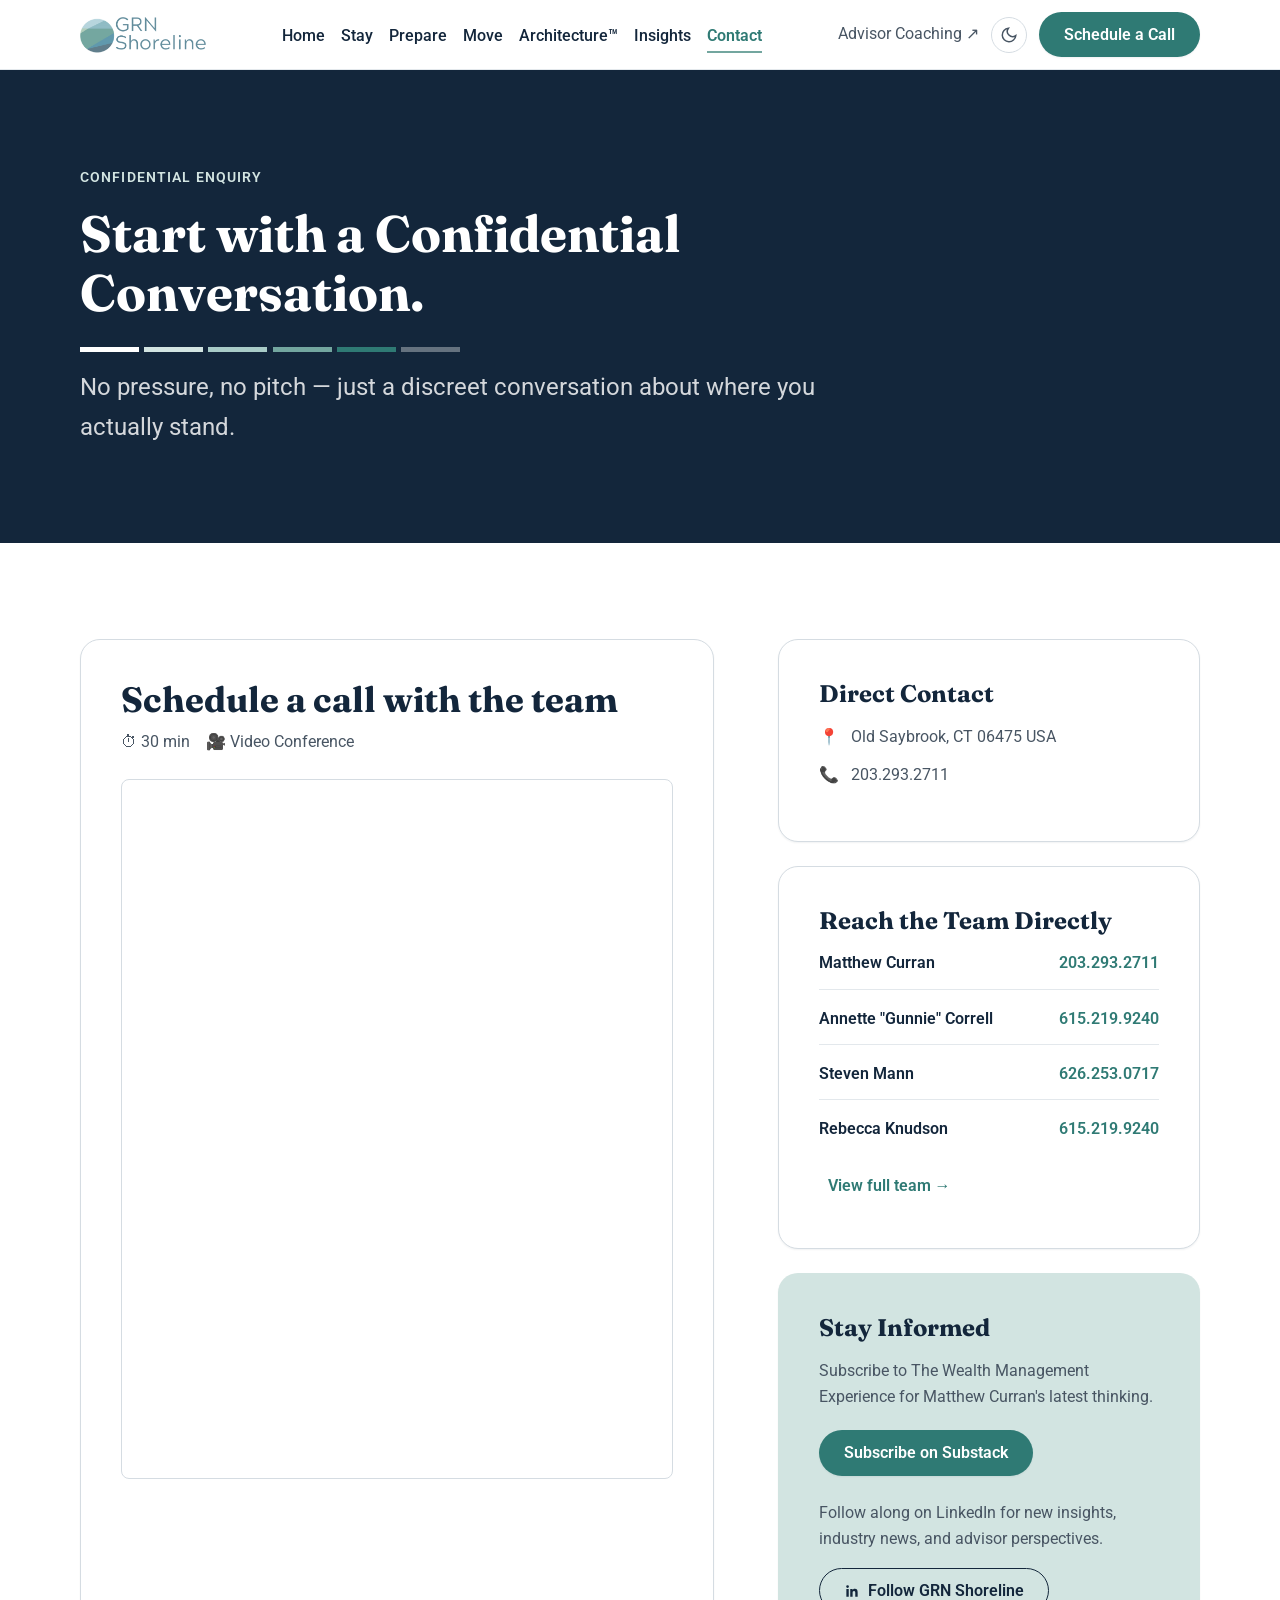
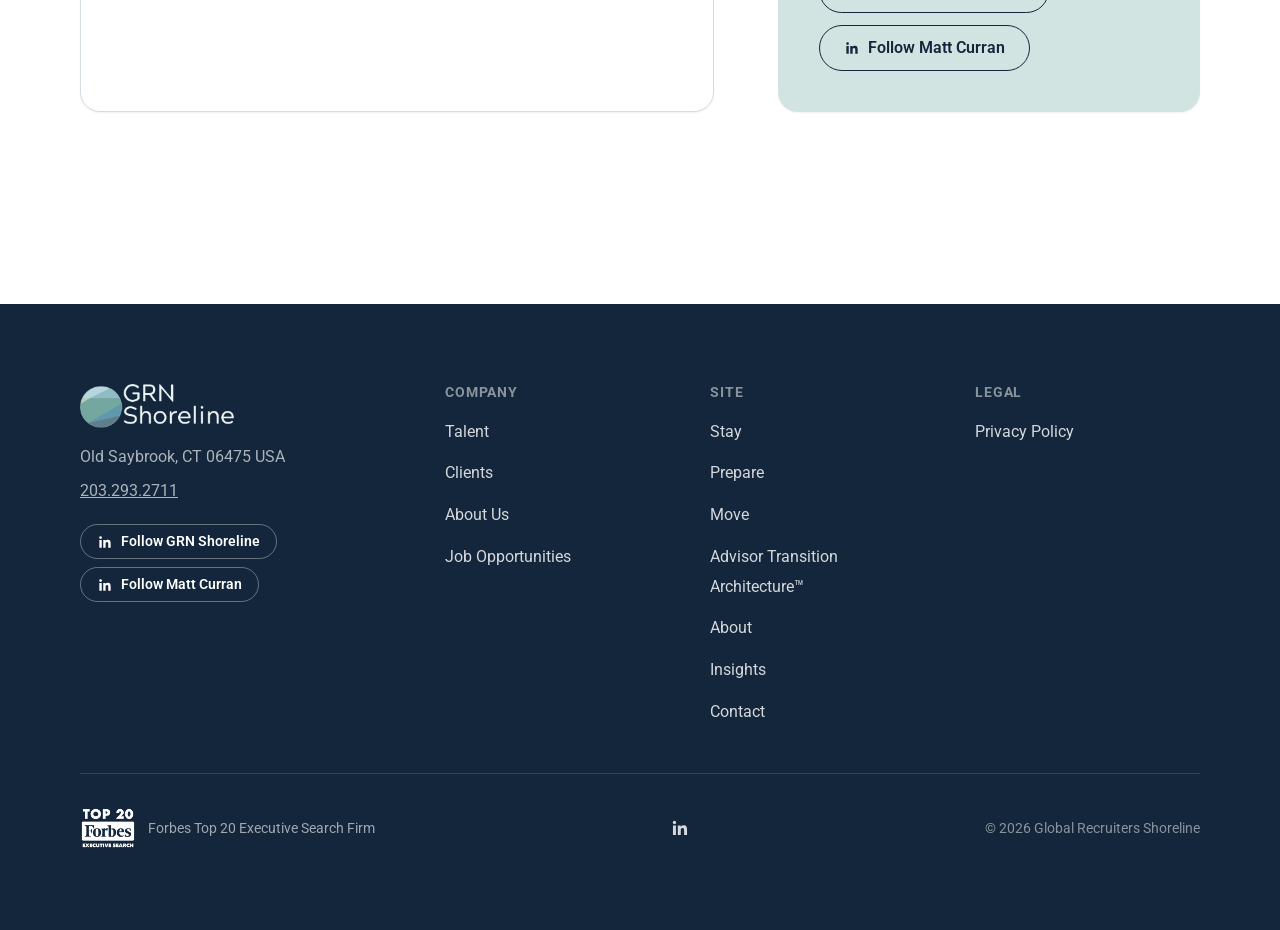
<file: contact.html>
<!doctype html>
<html lang="en">
<head>
  <meta charset="UTF-8">
  <meta name="viewport" content="width=device-width, initial-scale=1.0">
  <title>Confidential Enquiry — GRN Shoreline</title>
  <meta name="description" content="Schedule a confidential 30-minute call with the GRN Shoreline team, or reach us directly in Old Saybrook, CT.">
  <link rel="preconnect" href="https://fonts.googleapis.com">
  <link rel="preconnect" href="https://fonts.gstatic.com" crossorigin>
  <link href="https://fonts.googleapis.com/css2?family=Fraunces:ital,opsz,wght@0,9..144,400..700;1,9..144,400..700&family=Roboto:wght@300;400;500;700&display=swap" rel="stylesheet">
  <link rel="stylesheet" href="./base.css">
  <link rel="stylesheet" href="./style.css">
  <link rel="icon" href="./assets/grn-logo.png">
</head>
<body>
  <a class="skip-link" href="#main">Skip to content</a>

        <header class="site-header">
    <div class="wrap header-inner">
      <a class="brand" href="./index.html" aria-label="GRN Shoreline home">
        <img src="./assets/grn-logo.png" alt="GRN Shoreline logo" width="480" height="137">
      </a>
      <nav class="main-nav" aria-label="Primary">
        <ul role="list">
          <li><a href="./index.html">Home</a></li>
          <li><a href="./stay.html">Stay</a></li>
          <li><a href="./prepare.html">Prepare</a></li>
          <li><a href="./move.html">Move</a></li>
          <li><a href="./advisor-transition-architecture.html"><span class="nav-label-full">Advisor Transition Architecture™</span><span class="nav-label-short">Architecture™</span></a></li>
          <li><a href="./insights.html">Insights</a></li>
          <li><a href="./contact.html" aria-current="page">Contact</a></li>
        </ul>
        <a class="link-external" href="https://advisortransitionconsulting.com/" target="_blank" rel="noopener noreferrer">Advisor Coaching ↗</a>
      </nav>
      <div class="header-actions">
        <a class="link-external-desktop" href="https://advisortransitionconsulting.com/" target="_blank" rel="noopener noreferrer">Advisor Coaching ↗</a>
        <button class="theme-toggle" data-theme-toggle type="button" aria-label="Switch to dark mode"></button>
        <a class="btn btn--primary" href="https://calendly.com/grnshoreline" target="_blank" rel="noopener noreferrer"><span class="btn-label-full">Schedule a Call</span><span class="btn-label-short">Call</span></a>
        <button class="nav-toggle" type="button" aria-label="Open menu" aria-expanded="false">
          <svg width="22" height="22" viewBox="0 0 24 24" fill="none" stroke="currentColor" stroke-width="2"><path d="M3 6h18M3 12h18M3 18h18"/></svg>
        </button>
      </div>
    </div>
  </header>

<main id="main">
    <section class="page-hero">
      <div class="wrap">
        <p class="kicker kicker--on-dark"><span>Confidential Enquiry</span></p>
        <h1>Start with a Confidential Conversation.</h1>
        <p class="subhead">No pressure, no pitch — just a discreet conversation about where you actually stand.</p>
      </div>
    </section>

    <section class="section">
      <div class="wrap">
        <div class="contact-grid">
          <div class="contact-card calendly-card">
            <h2>Schedule a call with the team</h2>
            <div class="calendly-meta">
              <span>⏱ 30 min</span>
              <span>🎥 Video Conference</span>
            </div>
            <div class="calendly-inline-widget" data-url="https://calendly.com/grnshoreline" id="calendly-embed" style="min-width:280px; height:700px;">
              <noscript>
                <div class="calendly-fallback">
                  <p>Enable JavaScript to view the scheduler, or book directly below.</p>
                </div>
              </noscript>
            </div>
            <div class="calendly-fallback" id="calendly-fallback-cta" style="display:none; margin-top:var(--space-6);">
              <p style="margin-bottom:var(--space-6); color:var(--color-text-muted);">The scheduler didn't load in this view. Book your 30-minute video call directly on Calendly.</p>
              <a class="btn btn--primary" href="https://calendly.com/grnshoreline" target="_blank" rel="noopener noreferrer">Book a Call →</a>
            </div>
          </div>

          <div class="contact-side">
            <div class="contact-card info-card">
              <h3>Direct Contact</h3>
              <div class="info-row">
                <span>📍</span>
                <span>Old Saybrook, CT 06475 USA</span>
              </div>
              <div class="info-row">
                <span>📞</span>
                <a href="tel:2032932711">203.293.2711</a>
              </div>
            </div>

            <div class="contact-card info-card">
              <h3>Reach the Team Directly</h3>
              <div class="quick-team">
                <div class="quick-team-item">
                  <span class="name">Matthew Curran</span>
                  <a href="tel:2032932711">203.293.2711</a>
                </div>
                <div class="quick-team-item">
                  <span class="name">Annette "Gunnie" Correll</span>
                  <a href="tel:6152199240">615.219.9240</a>
                </div>
                <div class="quick-team-item">
                  <span class="name">Steven Mann</span>
                  <a href="tel:6262530717">626.253.0717</a>
                </div>
                <div class="quick-team-item">
                  <span class="name">Rebecca Knudson</span>
                  <a href="tel:6152199240">615.219.9240</a>
                </div>
              </div>
              <a class="btn btn--ghost" href="./about.html" style="margin-top:var(--space-5);">View full team →</a>
            </div>

            <div class="contact-card info-card" style="background:var(--color-surface-mint); border-color:transparent;">
              <h3>Stay Informed</h3>
              <p style="color:var(--color-text-muted); font-size:var(--text-sm); margin-bottom:var(--space-5);">Subscribe to The Wealth Management Experience for Matthew Curran's latest thinking.</p>
              <a class="btn btn--primary" href="https://thewmx.substack.com/" target="_blank" rel="noopener noreferrer">Subscribe on Substack</a>
              <p style="color:var(--color-text-muted); font-size:var(--text-sm); margin:var(--space-6) 0 var(--space-4);">Follow along on LinkedIn for new insights, industry news, and advisor perspectives.</p>
              <div class="follow-row">
                <a class="btn btn--secondary" href="https://www.linkedin.com/company/grnshoreline/" target="_blank" rel="noopener noreferrer"><svg width="16" height="16" viewBox="0 0 24 24" fill="currentColor" aria-hidden="true"><path d="M20.45 20.45h-3.55v-5.57c0-1.33-.02-3.03-1.85-3.03-1.85 0-2.14 1.44-2.14 2.94v5.66H9.36V9h3.41v1.56h.05c.47-.9 1.64-1.85 3.38-1.85 3.6 0 4.27 2.37 4.27 5.46v6.28zM5.34 7.43a2.06 2.06 0 1 1 0-4.12 2.06 2.06 0 0 1 0 4.12zM7.12 20.45H3.56V9h3.56v11.45z"/></svg> Follow GRN Shoreline</a>
                <a class="btn btn--secondary" href="https://www.linkedin.com/in/matthewcurran-grn/" target="_blank" rel="noopener noreferrer"><svg width="16" height="16" viewBox="0 0 24 24" fill="currentColor" aria-hidden="true"><path d="M20.45 20.45h-3.55v-5.57c0-1.33-.02-3.03-1.85-3.03-1.85 0-2.14 1.44-2.14 2.94v5.66H9.36V9h3.41v1.56h.05c.47-.9 1.64-1.85 3.38-1.85 3.6 0 4.27 2.37 4.27 5.46v6.28zM5.34 7.43a2.06 2.06 0 1 1 0-4.12 2.06 2.06 0 0 1 0 4.12zM7.12 20.45H3.56V9h3.56v11.45z"/></svg> Follow Matt Curran</a>
              </div>
            </div>
          </div>
        </div>
      </div>
    </section>
  </main>

        <footer class="site-footer">
    <div class="wrap">
      <div class="footer-grid">
        <div class="footer-brand">
          <img src="./assets/grn-logo-light.png" alt="GRN Shoreline logo" width="480" height="137">
          <p>Old Saybrook, CT 06475 USA</p>
          <p><a href="tel:2032932711" style="color:inherit;">203.293.2711</a></p>
          <div class="footer-follow">
            <a class="btn btn--follow" href="https://www.linkedin.com/company/grnshoreline/" target="_blank" rel="noopener noreferrer"><svg width="16" height="16" viewBox="0 0 24 24" fill="currentColor" aria-hidden="true"><path d="M20.45 20.45h-3.55v-5.57c0-1.33-.02-3.03-1.85-3.03-1.85 0-2.14 1.44-2.14 2.94v5.66H9.36V9h3.41v1.56h.05c.47-.9 1.64-1.85 3.38-1.85 3.6 0 4.27 2.37 4.27 5.46v6.28zM5.34 7.43a2.06 2.06 0 1 1 0-4.12 2.06 2.06 0 0 1 0 4.12zM7.12 20.45H3.56V9h3.56v11.45z"/></svg> Follow GRN Shoreline</a>
            <a class="btn btn--follow" href="https://www.linkedin.com/in/matthewcurran-grn/" target="_blank" rel="noopener noreferrer"><svg width="16" height="16" viewBox="0 0 24 24" fill="currentColor" aria-hidden="true"><path d="M20.45 20.45h-3.55v-5.57c0-1.33-.02-3.03-1.85-3.03-1.85 0-2.14 1.44-2.14 2.94v5.66H9.36V9h3.41v1.56h.05c.47-.9 1.64-1.85 3.38-1.85 3.6 0 4.27 2.37 4.27 5.46v6.28zM5.34 7.43a2.06 2.06 0 1 1 0-4.12 2.06 2.06 0 0 1 0 4.12zM7.12 20.45H3.56V9h3.56v11.45z"/></svg> Follow Matt Curran</a>
          </div>
        </div>
        <div class="footer-col">
          <h4>Company</h4>
          <ul role="list">
            <li><a href="https://grnshoreline.com/candidate/index.aspx" target="_blank" rel="noopener noreferrer">Talent</a></li>
            <li><a href="https://grnshoreline.com/employer/index.aspx" target="_blank" rel="noopener noreferrer">Clients</a></li>
            <li><a href="./about.html">About Us</a></li>
            <li><a href="https://grnshoreline.com/candidate/jobs.aspx" target="_blank" rel="noopener noreferrer">Job Opportunities</a></li>
          </ul>
        </div>
        <div class="footer-col">
          <h4>Site</h4>
          <ul role="list">
            <li><a href="./stay.html">Stay</a></li>
            <li><a href="./prepare.html">Prepare</a></li>
            <li><a href="./move.html">Move</a></li>
            <li><a href="./advisor-transition-architecture.html">Advisor Transition Architecture™</a></li>
            <li><a href="./about.html">About</a></li>
            <li><a href="./insights.html">Insights</a></li>
            <li><a href="./contact.html">Contact</a></li>
          </ul>
        </div>
        <div class="footer-col">
          <h4>Legal</h4>
          <ul role="list">
            <li><a href="https://grnshoreline.com/about/privacy.aspx" target="_blank" rel="noopener noreferrer">Privacy Policy</a></li>
          </ul>
        </div>
      </div>
      <div class="footer-bottom">
        <div class="footer-badge">
          <img src="./assets/forbes-badge.png" alt="Forbes Top 20 Executive Search Firm badge">
          <span>Forbes Top 20 Executive Search Firm</span>
        </div>
        <div class="footer-social">
          <a href="https://www.linkedin.com/company/grnshoreline/" target="_blank" rel="noopener noreferrer" aria-label="GRN Shoreline on LinkedIn">
            <svg width="20" height="20" viewBox="0 0 24 24" fill="currentColor"><path d="M20.45 20.45h-3.55v-5.57c0-1.33-.02-3.03-1.85-3.03-1.85 0-2.14 1.44-2.14 2.94v5.66H9.36V9h3.41v1.56h.05c.47-.9 1.64-1.85 3.38-1.85 3.6 0 4.27 2.37 4.27 5.46v6.28zM5.34 7.43a2.06 2.06 0 1 1 0-4.12 2.06 2.06 0 0 1 0 4.12zM7.12 20.45H3.56V9h3.56v11.45z"/></svg>
          </a>
        </div>
        <p class="footer-copy">© 2026 Global Recruiters Shoreline</p>
      </div>
    </div>
  </footer>

  <link rel="stylesheet" href="https://assets.calendly.com/assets/external/widget.css">
  <script src="https://assets.calendly.com/assets/external/widget.js" async defer></script>
  <script>
    (function () {
      var embed = document.getElementById('calendly-embed');
      var fallback = document.getElementById('calendly-fallback-cta');
      if (!embed || !fallback) return;
      setTimeout(function () {
        var loaded = embed.querySelector('iframe');
        if (!loaded) {
          embed.style.display = 'none';
          fallback.style.display = 'block';
        }
      }, 5000);
    })();
  </script>
  <script src="./app.js" defer></script>
</body>
</html>
</file>
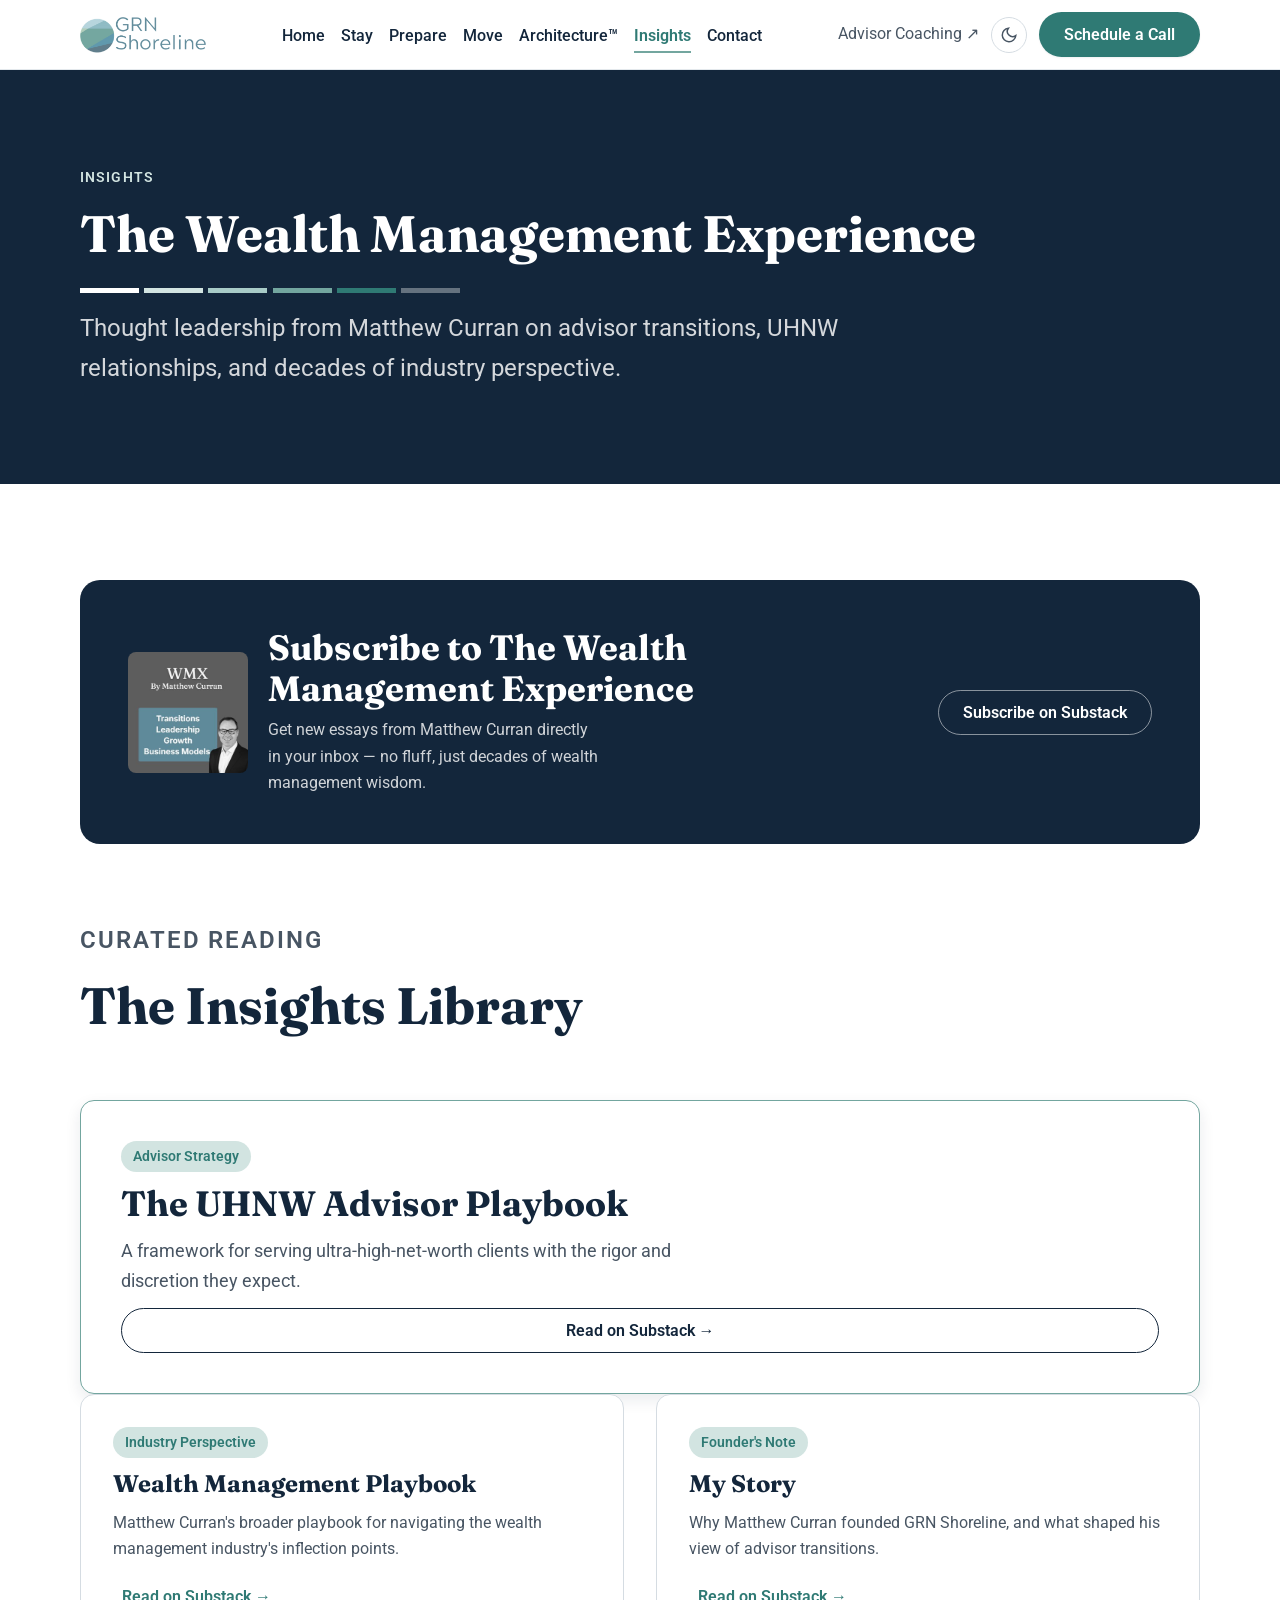
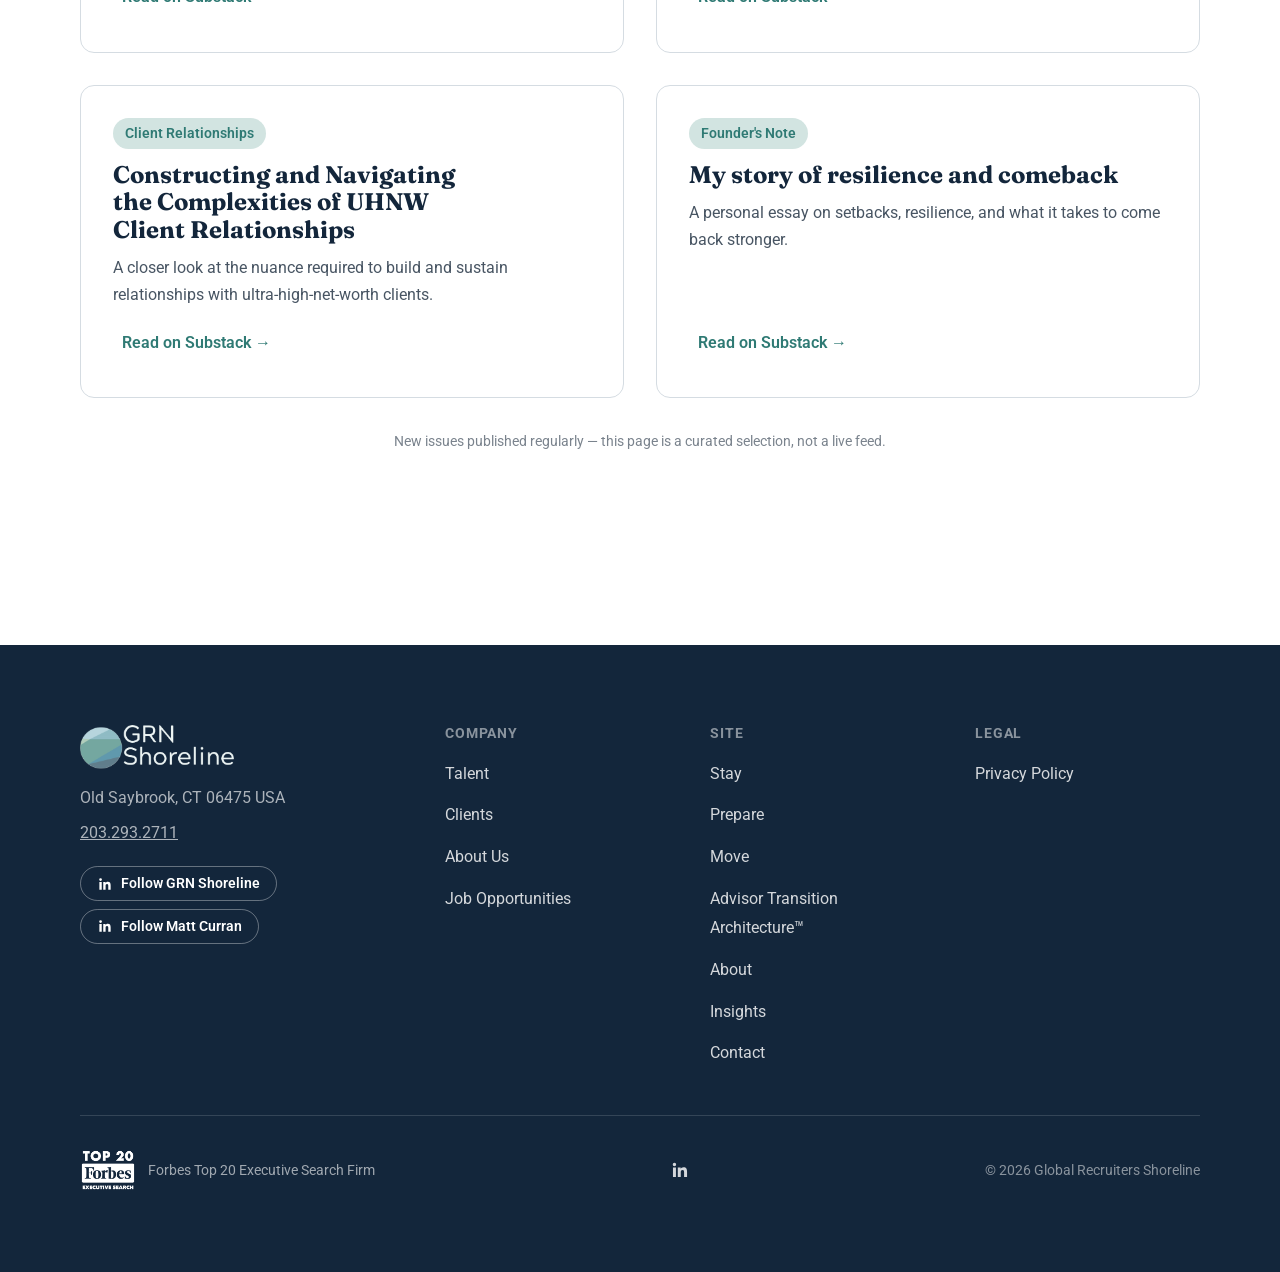
<file: insights.html>
<!doctype html>
<html lang="en">
<head>
  <meta charset="UTF-8">
  <meta name="viewport" content="width=device-width, initial-scale=1.0">
  <title>Insights — GRN Shoreline</title>
  <meta name="description" content="A curated selection of Matthew Curran's writing from The Wealth Management Experience — thought leadership on advisor transitions and UHNW client relationships.">
  <link rel="preconnect" href="https://fonts.googleapis.com">
  <link rel="preconnect" href="https://fonts.gstatic.com" crossorigin>
  <link href="https://fonts.googleapis.com/css2?family=Fraunces:ital,opsz,wght@0,9..144,400..700;1,9..144,400..700&family=Roboto:wght@300;400;500;700&display=swap" rel="stylesheet">
  <link rel="stylesheet" href="./base.css">
  <link rel="stylesheet" href="./style.css">
  <link rel="icon" href="./assets/grn-logo.png">
</head>
<body>
  <a class="skip-link" href="#main">Skip to content</a>

        <header class="site-header">
    <div class="wrap header-inner">
      <a class="brand" href="./index.html" aria-label="GRN Shoreline home">
        <img src="./assets/grn-logo.png" alt="GRN Shoreline logo" width="480" height="137">
      </a>
      <nav class="main-nav" aria-label="Primary">
        <ul role="list">
          <li><a href="./index.html">Home</a></li>
          <li><a href="./stay.html">Stay</a></li>
          <li><a href="./prepare.html">Prepare</a></li>
          <li><a href="./move.html">Move</a></li>
          <li><a href="./advisor-transition-architecture.html"><span class="nav-label-full">Advisor Transition Architecture™</span><span class="nav-label-short">Architecture™</span></a></li>
          <li><a href="./insights.html" aria-current="page">Insights</a></li>
          <li><a href="./contact.html">Contact</a></li>
        </ul>
        <a class="link-external" href="https://advisortransitionconsulting.com/" target="_blank" rel="noopener noreferrer">Advisor Coaching ↗</a>
      </nav>
      <div class="header-actions">
        <a class="link-external-desktop" href="https://advisortransitionconsulting.com/" target="_blank" rel="noopener noreferrer">Advisor Coaching ↗</a>
        <button class="theme-toggle" data-theme-toggle type="button" aria-label="Switch to dark mode"></button>
        <a class="btn btn--primary" href="https://calendly.com/grnshoreline" target="_blank" rel="noopener noreferrer"><span class="btn-label-full">Schedule a Call</span><span class="btn-label-short">Call</span></a>
        <button class="nav-toggle" type="button" aria-label="Open menu" aria-expanded="false">
          <svg width="22" height="22" viewBox="0 0 24 24" fill="none" stroke="currentColor" stroke-width="2"><path d="M3 6h18M3 12h18M3 18h18"/></svg>
        </button>
      </div>
    </div>
  </header>

<main id="main">
    <section class="page-hero">
      <div class="wrap">
        <p class="kicker kicker--on-dark"><span>Insights</span></p>
        <h1>The Wealth Management Experience</h1>
        <p class="subhead">Thought leadership from Matthew Curran on advisor transitions, UHNW relationships, and decades of industry perspective.</p>
      </div>
    </section>

    <section class="section">
      <div class="wrap">
        <div class="subscribe-banner">
          <div class="subscribe-text">
            <img src="./assets/wmx-logo.jpg" alt="WMX by Matthew Curran: Transitions, Leadership, Growth, Business Models" width="320" height="321">
            <div>
              <h2>Subscribe to The Wealth Management Experience</h2>
              <p>Get new essays from Matthew Curran directly in your inbox — no fluff, just decades of wealth management wisdom.</p>
            </div>
          </div>
          <a class="btn btn--on-dark btn--secondary" href="https://thewmx.substack.com/" target="_blank" rel="noopener noreferrer">Subscribe on Substack</a>
        </div>

        <div class="section-head">
          <p class="kicker"><span>Curated Reading</span></p>
          <h2>The Insights Library</h2>
        </div>

        <article class="insight-card insight-card--featured" style="margin-bottom:clamp(var(--space-10), 5vw, var(--space-14)); padding:clamp(var(--space-8), 4vw, var(--space-10)); border-color:var(--color-teal-2); box-shadow:var(--shadow-md);">
          <span class="tag">Advisor Strategy</span>
          <h3 style="font-size:var(--text-xl);">The UHNW Advisor Playbook</h3>
          <p style="font-size:var(--text-base); max-width:60ch;">A framework for serving ultra-high-net-worth clients with the rigor and discretion they expect.</p>
          <a class="btn btn--secondary" href="https://thewmx.substack.com/p/the-uhnw-advisor-playbook" target="_blank" rel="noopener noreferrer">Read on Substack →</a>
        </article>

        <div class="insights-grid">
          <article class="insight-card">
            <span class="tag">Industry Perspective</span>
            <h3>Wealth Management Playbook</h3>
            <p>Matthew Curran's broader playbook for navigating the wealth management industry's inflection points.</p>
            <a class="btn btn--ghost" href="https://thewmx.substack.com/p/wealth-management-playbook" target="_blank" rel="noopener noreferrer">Read on Substack →</a>
          </article>
          <article class="insight-card">
            <span class="tag">Founder's Note</span>
            <h3>My Story</h3>
            <p>Why Matthew Curran founded GRN Shoreline, and what shaped his view of advisor transitions.</p>
            <a class="btn btn--ghost" href="https://thewmx.substack.com/p/my-story" target="_blank" rel="noopener noreferrer">Read on Substack →</a>
          </article>
          <article class="insight-card">
            <span class="tag">Client Relationships</span>
            <h3>Constructing and Navigating the Complexities of UHNW Client Relationships</h3>
            <p>A closer look at the nuance required to build and sustain relationships with ultra-high-net-worth clients.</p>
            <a class="btn btn--ghost" href="https://thewmx.substack.com/p/constructing-and-navigating-the-complexities" target="_blank" rel="noopener noreferrer">Read on Substack →</a>
          </article>
          <article class="insight-card">
            <span class="tag">Founder's Note</span>
            <h3>My story of resilience and comeback</h3>
            <p>A personal essay on setbacks, resilience, and what it takes to come back stronger.</p>
            <a class="btn btn--ghost" href="https://thewmx.substack.com/p/my-story-of-resilience-and-comeback" target="_blank" rel="noopener noreferrer">Read on Substack →</a>
          </article>
        </div>

        <p class="feed-note">New issues published regularly — this page is a curated selection, not a live feed.</p>
      </div>
    </section>
  </main>

        <footer class="site-footer">
    <div class="wrap">
      <div class="footer-grid">
        <div class="footer-brand">
          <img src="./assets/grn-logo-light.png" alt="GRN Shoreline logo" width="480" height="137">
          <p>Old Saybrook, CT 06475 USA</p>
          <p><a href="tel:2032932711" style="color:inherit;">203.293.2711</a></p>
          <div class="footer-follow">
            <a class="btn btn--follow" href="https://www.linkedin.com/company/grnshoreline/" target="_blank" rel="noopener noreferrer"><svg width="16" height="16" viewBox="0 0 24 24" fill="currentColor" aria-hidden="true"><path d="M20.45 20.45h-3.55v-5.57c0-1.33-.02-3.03-1.85-3.03-1.85 0-2.14 1.44-2.14 2.94v5.66H9.36V9h3.41v1.56h.05c.47-.9 1.64-1.85 3.38-1.85 3.6 0 4.27 2.37 4.27 5.46v6.28zM5.34 7.43a2.06 2.06 0 1 1 0-4.12 2.06 2.06 0 0 1 0 4.12zM7.12 20.45H3.56V9h3.56v11.45z"/></svg> Follow GRN Shoreline</a>
            <a class="btn btn--follow" href="https://www.linkedin.com/in/matthewcurran-grn/" target="_blank" rel="noopener noreferrer"><svg width="16" height="16" viewBox="0 0 24 24" fill="currentColor" aria-hidden="true"><path d="M20.45 20.45h-3.55v-5.57c0-1.33-.02-3.03-1.85-3.03-1.85 0-2.14 1.44-2.14 2.94v5.66H9.36V9h3.41v1.56h.05c.47-.9 1.64-1.85 3.38-1.85 3.6 0 4.27 2.37 4.27 5.46v6.28zM5.34 7.43a2.06 2.06 0 1 1 0-4.12 2.06 2.06 0 0 1 0 4.12zM7.12 20.45H3.56V9h3.56v11.45z"/></svg> Follow Matt Curran</a>
          </div>
        </div>
        <div class="footer-col">
          <h4>Company</h4>
          <ul role="list">
            <li><a href="https://grnshoreline.com/candidate/index.aspx" target="_blank" rel="noopener noreferrer">Talent</a></li>
            <li><a href="https://grnshoreline.com/employer/index.aspx" target="_blank" rel="noopener noreferrer">Clients</a></li>
            <li><a href="./about.html">About Us</a></li>
            <li><a href="https://grnshoreline.com/candidate/jobs.aspx" target="_blank" rel="noopener noreferrer">Job Opportunities</a></li>
          </ul>
        </div>
        <div class="footer-col">
          <h4>Site</h4>
          <ul role="list">
            <li><a href="./stay.html">Stay</a></li>
            <li><a href="./prepare.html">Prepare</a></li>
            <li><a href="./move.html">Move</a></li>
            <li><a href="./advisor-transition-architecture.html">Advisor Transition Architecture™</a></li>
            <li><a href="./about.html">About</a></li>
            <li><a href="./insights.html">Insights</a></li>
            <li><a href="./contact.html">Contact</a></li>
          </ul>
        </div>
        <div class="footer-col">
          <h4>Legal</h4>
          <ul role="list">
            <li><a href="https://grnshoreline.com/about/privacy.aspx" target="_blank" rel="noopener noreferrer">Privacy Policy</a></li>
          </ul>
        </div>
      </div>
      <div class="footer-bottom">
        <div class="footer-badge">
          <img src="./assets/forbes-badge.png" alt="Forbes Top 20 Executive Search Firm badge">
          <span>Forbes Top 20 Executive Search Firm</span>
        </div>
        <div class="footer-social">
          <a href="https://www.linkedin.com/company/grnshoreline/" target="_blank" rel="noopener noreferrer" aria-label="GRN Shoreline on LinkedIn">
            <svg width="20" height="20" viewBox="0 0 24 24" fill="currentColor"><path d="M20.45 20.45h-3.55v-5.57c0-1.33-.02-3.03-1.85-3.03-1.85 0-2.14 1.44-2.14 2.94v5.66H9.36V9h3.41v1.56h.05c.47-.9 1.64-1.85 3.38-1.85 3.6 0 4.27 2.37 4.27 5.46v6.28zM5.34 7.43a2.06 2.06 0 1 1 0-4.12 2.06 2.06 0 0 1 0 4.12zM7.12 20.45H3.56V9h3.56v11.45z"/></svg>
          </a>
        </div>
        <p class="footer-copy">© 2026 Global Recruiters Shoreline</p>
      </div>
    </div>
  </footer>

  <script src="./app.js" defer></script>
</body>
</html>
</file>
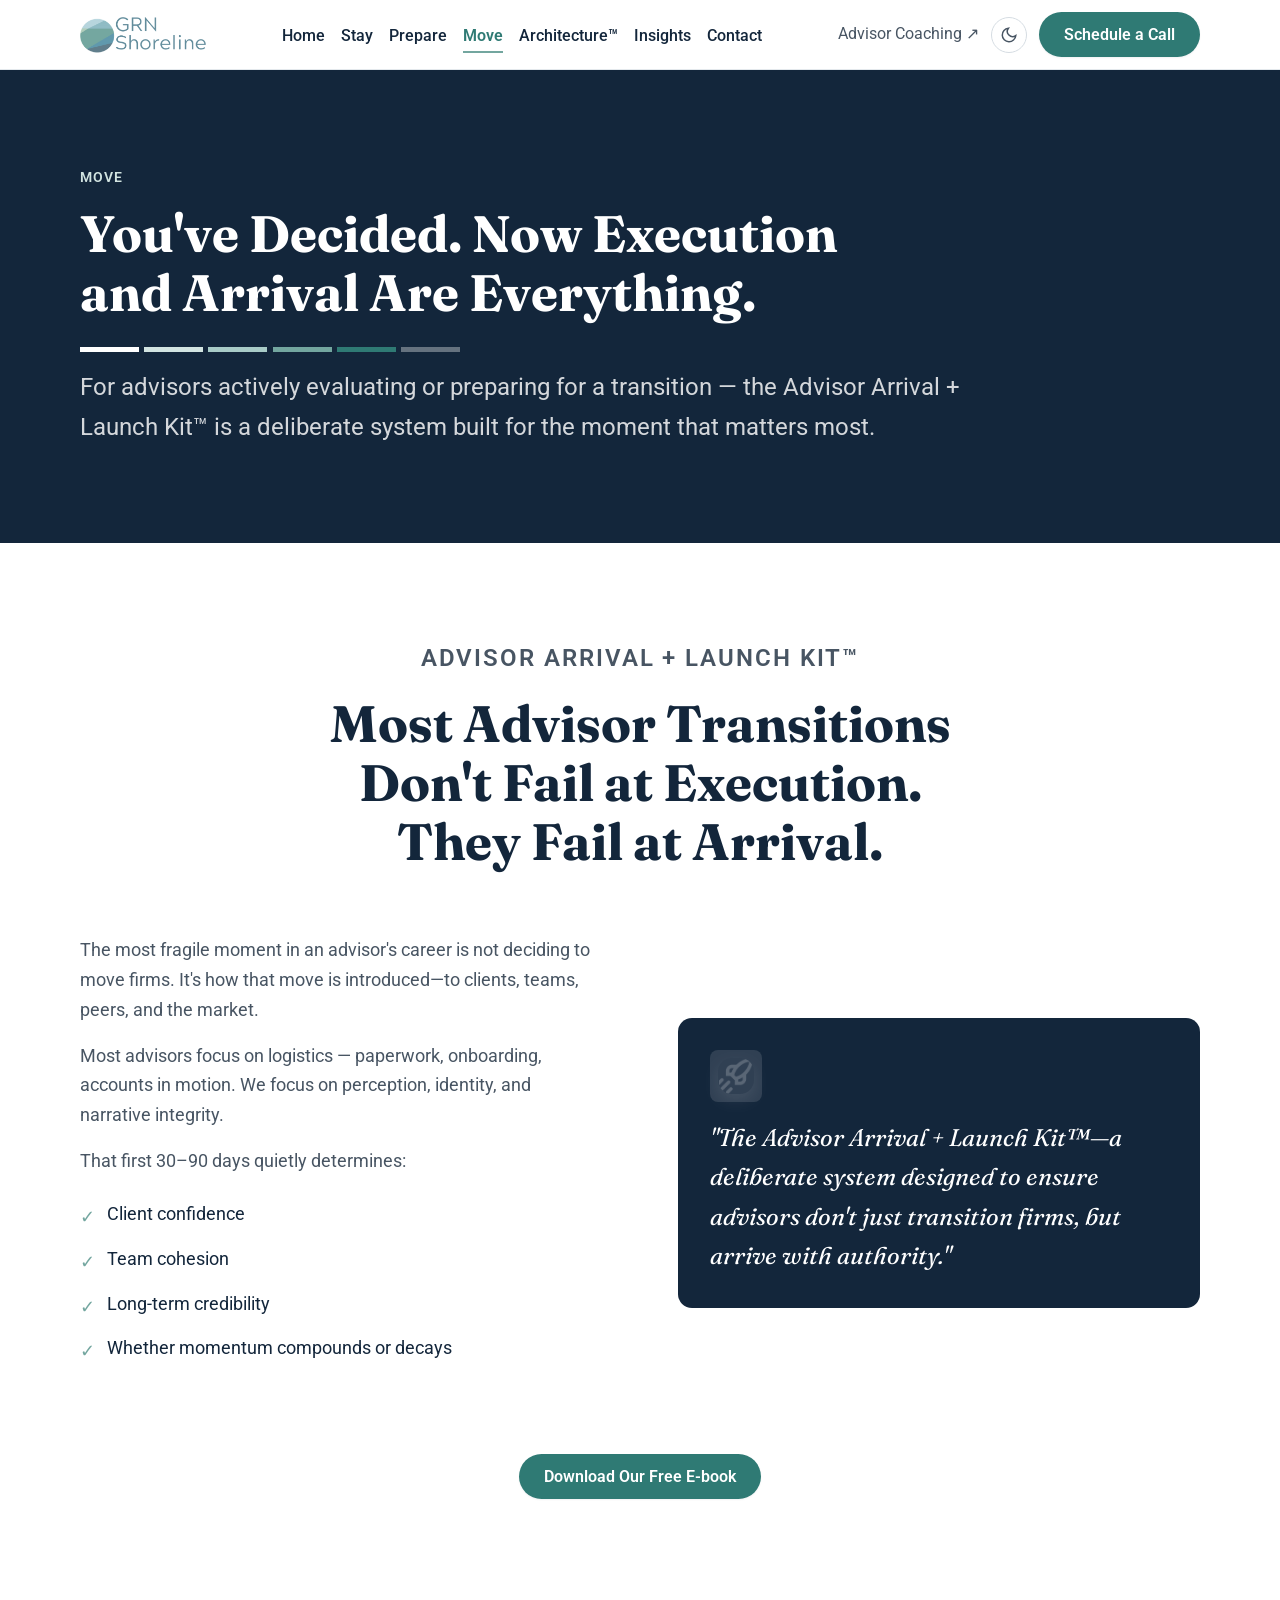
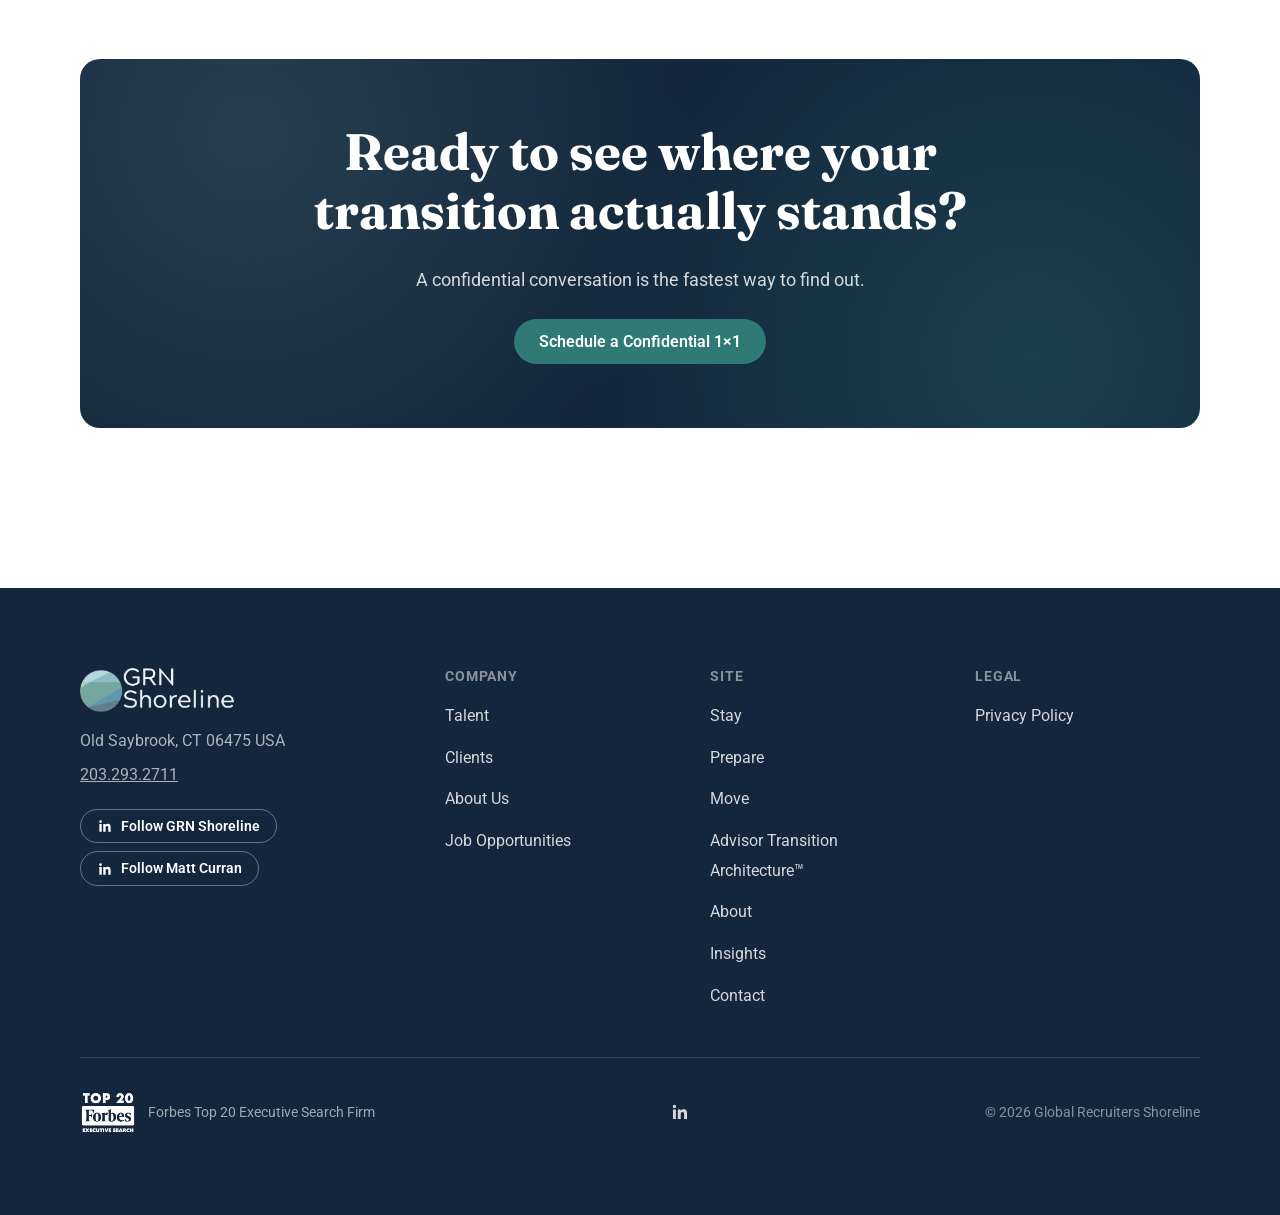
<file: move.html>
<!doctype html>
<html lang="en">
<head>
  <meta charset="UTF-8">
  <meta name="viewport" content="width=device-width, initial-scale=1.0">
  <title>Move — GRN Shoreline</title>
  <meta name="description" content="The Advisor Arrival + Launch Kit™ helps advisors actively transitioning arrive with authority — architecting how you're introduced to clients, teams, and the market.">
  <meta property="og:title" content="Move — GRN Shoreline">
  <meta property="og:description" content="The Advisor Arrival + Launch Kit™ helps advisors actively transitioning arrive with authority — architecting how you're introduced to clients, teams, and the market.">
  <meta property="og:image" content="./assets/hero-bg.jpg">
  <meta property="og:type" content="website">
  <link rel="preconnect" href="https://fonts.googleapis.com">
  <link rel="preconnect" href="https://fonts.gstatic.com" crossorigin>
  <link href="https://fonts.googleapis.com/css2?family=Fraunces:ital,opsz,wght@0,9..144,400..700;1,9..144,400..700&family=Roboto:wght@300;400;500;700&display=swap" rel="stylesheet">
  <link rel="stylesheet" href="./base.css">
  <link rel="stylesheet" href="./style.css">
  <link rel="icon" href="./assets/grn-logo.png">
</head>
<body>
  <a class="skip-link" href="#main">Skip to content</a>

      <header class="site-header">
    <div class="wrap header-inner">
      <a class="brand" href="./index.html" aria-label="GRN Shoreline home">
        <img src="./assets/grn-logo.png" alt="GRN Shoreline logo" width="480" height="137">
      </a>
      <nav class="main-nav" aria-label="Primary">
        <ul role="list">
          <li><a href="./index.html">Home</a></li>
          <li><a href="./stay.html">Stay</a></li>
          <li><a href="./prepare.html">Prepare</a></li>
          <li><a href="./move.html" aria-current="page">Move</a></li>
          <li><a href="./advisor-transition-architecture.html"><span class="nav-label-full">Advisor Transition Architecture™</span><span class="nav-label-short">Architecture™</span></a></li>
          <li><a href="./insights.html">Insights</a></li>
          <li><a href="./contact.html">Contact</a></li>
        </ul>
        <a class="link-external" href="https://advisortransitionconsulting.com/" target="_blank" rel="noopener noreferrer">Advisor Coaching ↗</a>
      </nav>
      <div class="header-actions">
        <a class="link-external-desktop" href="https://advisortransitionconsulting.com/" target="_blank" rel="noopener noreferrer">Advisor Coaching ↗</a>
        <button class="theme-toggle" data-theme-toggle type="button" aria-label="Switch to dark mode"></button>
        <a class="btn btn--primary" href="https://calendly.com/grnshoreline" target="_blank" rel="noopener noreferrer"><span class="btn-label-full">Schedule a Call</span><span class="btn-label-short">Call</span></a>
        <button class="nav-toggle" type="button" aria-label="Open menu" aria-expanded="false">
          <svg width="22" height="22" viewBox="0 0 24 24" fill="none" stroke="currentColor" stroke-width="2"><path d="M3 6h18M3 12h18M3 18h18"/></svg>
        </button>
      </div>
    </div>
  </header>

<main id="main">
    <section class="page-hero">
      <div class="wrap">
        <p class="kicker kicker--on-dark"><span>Move</span></p>
        <h1>You've Decided. Now Execution and Arrival Are Everything.</h1>
        <p class="subhead">For advisors actively evaluating or preparing for a transition — the Advisor Arrival + Launch Kit™ is a deliberate system built for the moment that matters most.</p>
      </div>
    </section>

    <section class="section" id="launch-kit">
      <div class="wrap">
        <div class="section-head section-head--center">
          <p class="kicker" style="justify-content:center;"><span>Advisor Arrival + Launch Kit™</span></p>
          <h2>Most Advisor Transitions Don't Fail at Execution. They Fail at Arrival.</h2>
        </div>
        <div class="split">
          <div class="split-copy">
            <p>The most fragile moment in an advisor's career is not deciding to move firms. It's how that move is introduced—to clients, teams, peers, and the market.</p>
            <p>Most advisors focus on logistics — paperwork, onboarding, accounts in motion. We focus on perception, identity, and narrative integrity.</p>
            <p>That first 30–90 days quietly determines:</p>
            <ul class="split-list" role="list">
              <li><span class="check">✓</span> Client confidence</li>
              <li><span class="check">✓</span> Team cohesion</li>
              <li><span class="check">✓</span> Long-term credibility</li>
              <li><span class="check">✓</span> Whether momentum compounds or decays</li>
            </ul>
          </div>
          <div class="split-media">
            <div class="teaser-card" style="background:var(--color-navy); color:#fff; border:none;">
              <div class="teaser-icon" style="background:rgba(255,255,255,0.12);"><img src="./assets/rocket-1.png" alt="" role="presentation" style="filter:brightness(0) invert(1);"></div>
              <p style="font-family:var(--font-display); font-style:italic; font-size:var(--text-lg); color:#fff;">"The Advisor Arrival + Launch Kit™—a deliberate system designed to ensure advisors don't just transition firms, but arrive with authority."</p>
            </div>
          </div>
        </div>
        <div class="hero-ctas" style="justify-content:center; margin-top:clamp(var(--space-10), 5vw, var(--space-16));">
          <a class="btn btn--primary" href="https://mcurran.kit.com/e45146fb38" target="_blank" rel="noopener noreferrer">Download Our Free E-book</a>
        </div>
      </div>
    </section>

    <section class="section section--tight">
      <div class="wrap">
        <div class="cta-band">
          <h2>Ready to see where your transition actually stands?</h2>
          <p>A confidential conversation is the fastest way to find out.</p>
          <div class="hero-ctas">
            <a class="btn btn--primary" href="https://calendly.com/grnshoreline/introduction" target="_blank" rel="noopener noreferrer">Schedule a Confidential 1×1</a>
          </div>
        </div>
      </div>
    </section>
  </main>

      <footer class="site-footer">
    <div class="wrap">
      <div class="footer-grid">
        <div class="footer-brand">
          <img src="./assets/grn-logo-light.png" alt="GRN Shoreline logo" width="480" height="137">
          <p>Old Saybrook, CT 06475 USA</p>
          <p><a href="tel:2032932711" style="color:inherit;">203.293.2711</a></p>
          <div class="footer-follow">
            <a class="btn btn--follow" href="https://www.linkedin.com/company/grnshoreline/" target="_blank" rel="noopener noreferrer"><svg width="16" height="16" viewBox="0 0 24 24" fill="currentColor" aria-hidden="true"><path d="M20.45 20.45h-3.55v-5.57c0-1.33-.02-3.03-1.85-3.03-1.85 0-2.14 1.44-2.14 2.94v5.66H9.36V9h3.41v1.56h.05c.47-.9 1.64-1.85 3.38-1.85 3.6 0 4.27 2.37 4.27 5.46v6.28zM5.34 7.43a2.06 2.06 0 1 1 0-4.12 2.06 2.06 0 0 1 0 4.12zM7.12 20.45H3.56V9h3.56v11.45z"/></svg> Follow GRN Shoreline</a>
            <a class="btn btn--follow" href="https://www.linkedin.com/in/matthewcurran-grn/" target="_blank" rel="noopener noreferrer"><svg width="16" height="16" viewBox="0 0 24 24" fill="currentColor" aria-hidden="true"><path d="M20.45 20.45h-3.55v-5.57c0-1.33-.02-3.03-1.85-3.03-1.85 0-2.14 1.44-2.14 2.94v5.66H9.36V9h3.41v1.56h.05c.47-.9 1.64-1.85 3.38-1.85 3.6 0 4.27 2.37 4.27 5.46v6.28zM5.34 7.43a2.06 2.06 0 1 1 0-4.12 2.06 2.06 0 0 1 0 4.12zM7.12 20.45H3.56V9h3.56v11.45z"/></svg> Follow Matt Curran</a>
          </div>
        </div>
        <div class="footer-col">
          <h4>Company</h4>
          <ul role="list">
            <li><a href="https://grnshoreline.com/candidate/index.aspx" target="_blank" rel="noopener noreferrer">Talent</a></li>
            <li><a href="https://grnshoreline.com/employer/index.aspx" target="_blank" rel="noopener noreferrer">Clients</a></li>
            <li><a href="./about.html">About Us</a></li>
            <li><a href="https://grnshoreline.com/candidate/jobs.aspx" target="_blank" rel="noopener noreferrer">Job Opportunities</a></li>
          </ul>
        </div>
        <div class="footer-col">
          <h4>Site</h4>
          <ul role="list">
            <li><a href="./stay.html">Stay</a></li>
            <li><a href="./prepare.html">Prepare</a></li>
            <li><a href="./move.html">Move</a></li>
            <li><a href="./advisor-transition-architecture.html">Advisor Transition Architecture™</a></li>
            <li><a href="./about.html">About</a></li>
            <li><a href="./insights.html">Insights</a></li>
            <li><a href="./contact.html">Contact</a></li>
          </ul>
        </div>
        <div class="footer-col">
          <h4>Legal</h4>
          <ul role="list">
            <li><a href="https://grnshoreline.com/about/privacy.aspx" target="_blank" rel="noopener noreferrer">Privacy Policy</a></li>
          </ul>
        </div>
      </div>
      <div class="footer-bottom">
        <div class="footer-badge">
          <img src="./assets/forbes-badge.png" alt="Forbes Top 20 Executive Search Firm badge">
          <span>Forbes Top 20 Executive Search Firm</span>
        </div>
        <div class="footer-social">
          <a href="https://www.linkedin.com/company/grnshoreline/" target="_blank" rel="noopener noreferrer" aria-label="GRN Shoreline on LinkedIn">
            <svg width="20" height="20" viewBox="0 0 24 24" fill="currentColor"><path d="M20.45 20.45h-3.55v-5.57c0-1.33-.02-3.03-1.85-3.03-1.85 0-2.14 1.44-2.14 2.94v5.66H9.36V9h3.41v1.56h.05c.47-.9 1.64-1.85 3.38-1.85 3.6 0 4.27 2.37 4.27 5.46v6.28zM5.34 7.43a2.06 2.06 0 1 1 0-4.12 2.06 2.06 0 0 1 0 4.12zM7.12 20.45H3.56V9h3.56v11.45z"/></svg>
          </a>
        </div>
        <p class="footer-copy">© 2026 Global Recruiters Shoreline</p>
      </div>
    </div>
  </footer>

  <script src="./app.js" defer></script>
</body>
</html>
</file>
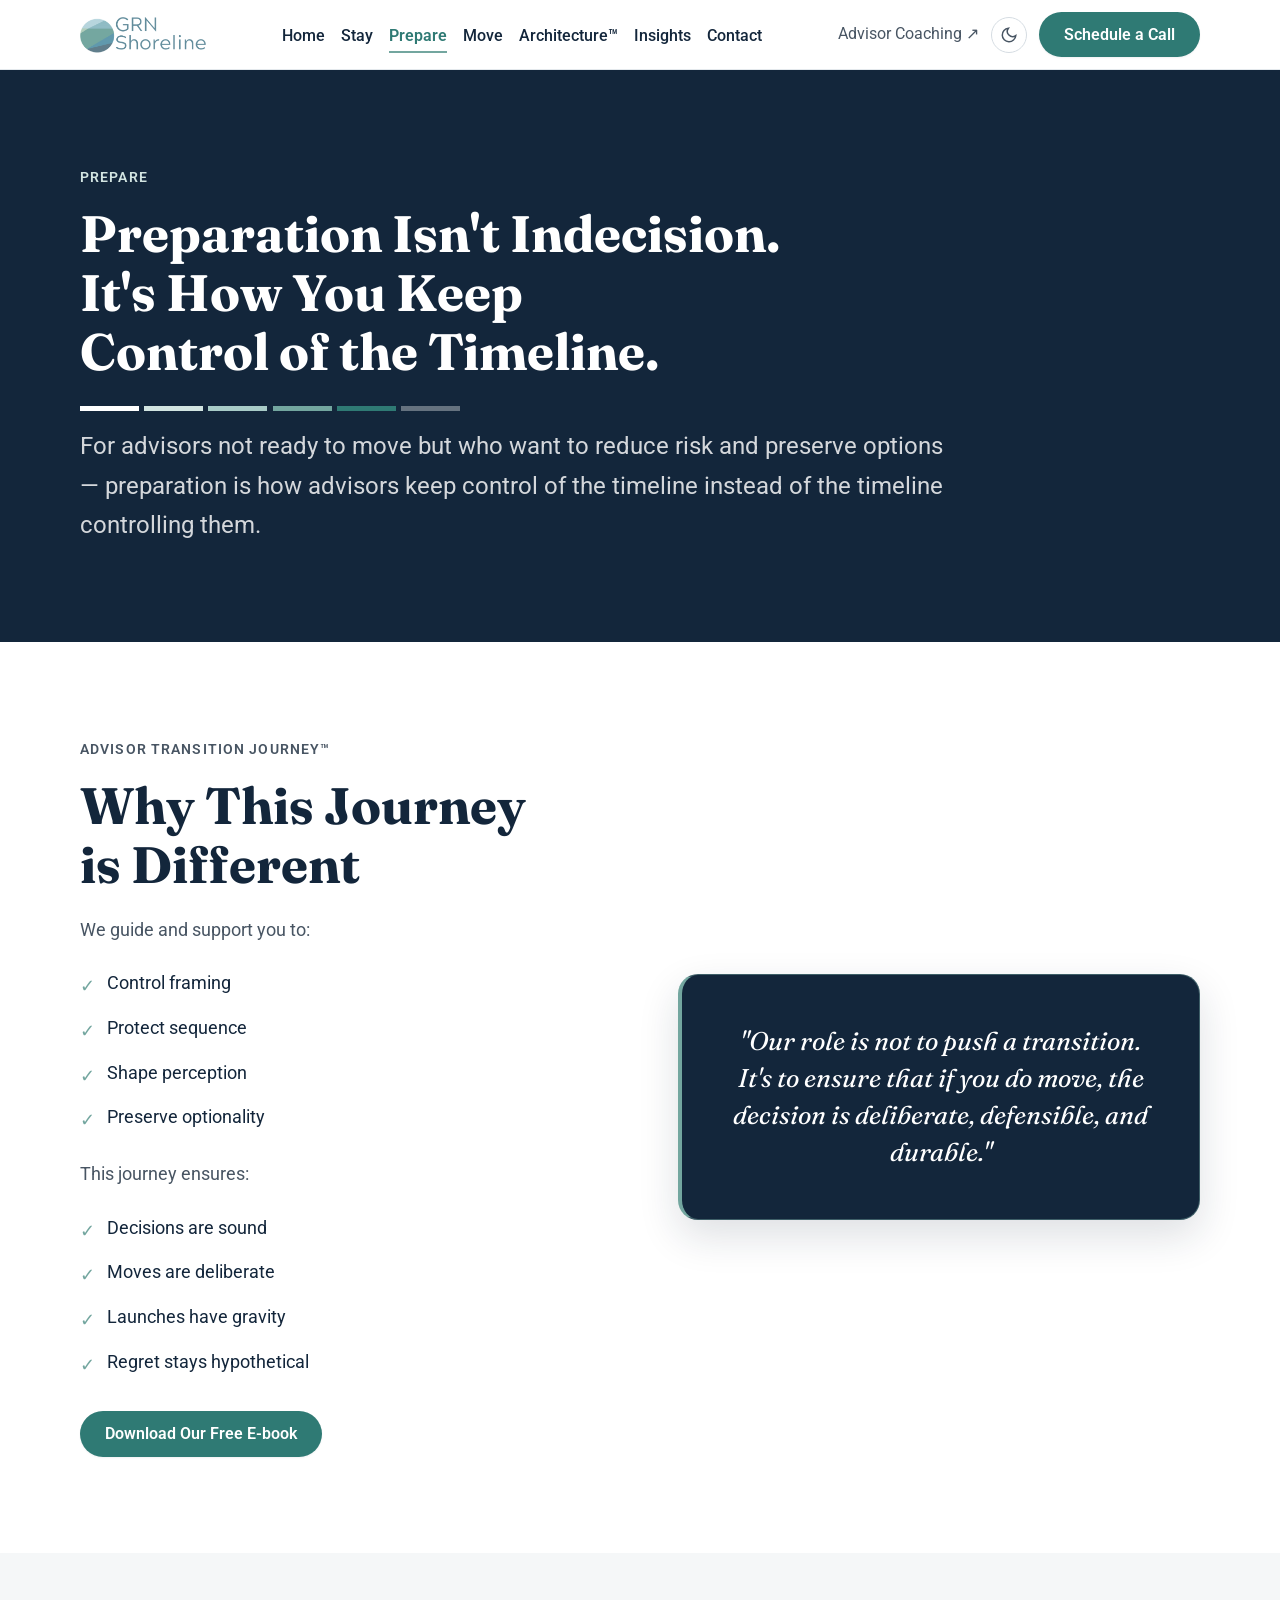
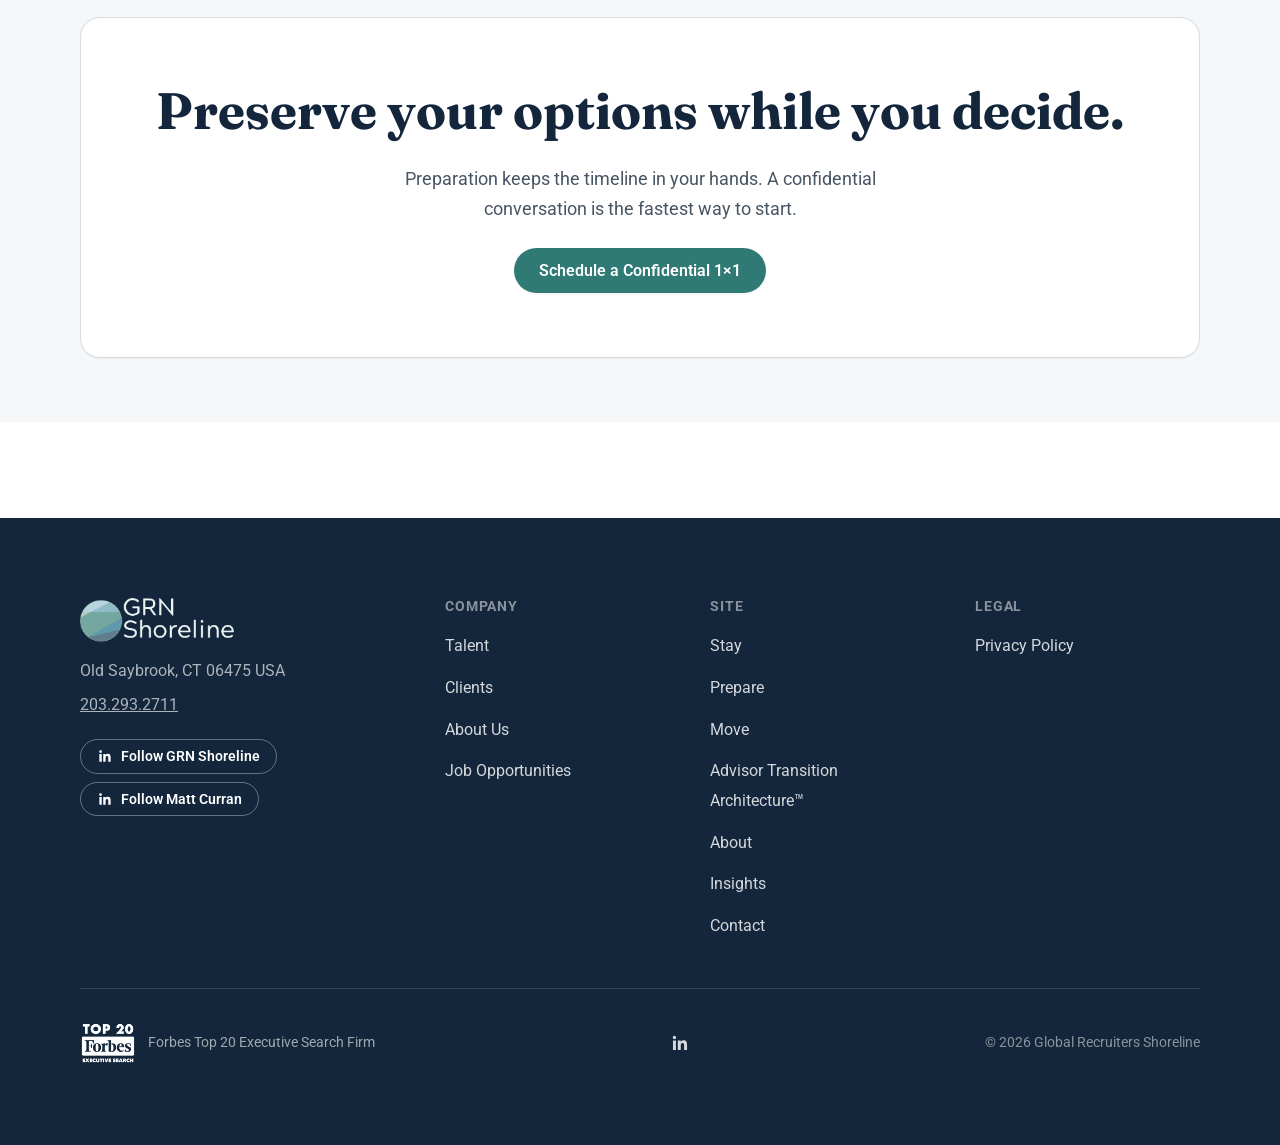
<file: prepare.html>
<!doctype html>
<html lang="en">
<head>
  <meta charset="UTF-8">
  <meta name="viewport" content="width=device-width, initial-scale=1.0">
  <title>Prepare — GRN Shoreline</title>
  <meta name="description" content="The Advisor Transition Journey™ helps advisors who aren't ready to move reduce risk and preserve options — controlling the timeline instead of being controlled by it.">
  <meta property="og:title" content="Prepare — GRN Shoreline">
  <meta property="og:description" content="The Advisor Transition Journey™ helps advisors who aren't ready to move reduce risk and preserve options — controlling the timeline instead of being controlled by it.">
  <meta property="og:image" content="./assets/hero-bg.jpg">
  <meta property="og:type" content="website">
  <link rel="preconnect" href="https://fonts.googleapis.com">
  <link rel="preconnect" href="https://fonts.gstatic.com" crossorigin>
  <link href="https://fonts.googleapis.com/css2?family=Fraunces:ital,opsz,wght@0,9..144,400..700;1,9..144,400..700&family=Roboto:wght@300;400;500;700&display=swap" rel="stylesheet">
  <link rel="stylesheet" href="./base.css">
  <link rel="stylesheet" href="./style.css">
  <link rel="icon" href="./assets/grn-logo.png">
</head>
<body>
  <a class="skip-link" href="#main">Skip to content</a>

      <header class="site-header">
    <div class="wrap header-inner">
      <a class="brand" href="./index.html" aria-label="GRN Shoreline home">
        <img src="./assets/grn-logo.png" alt="GRN Shoreline logo" width="480" height="137">
      </a>
      <nav class="main-nav" aria-label="Primary">
        <ul role="list">
          <li><a href="./index.html">Home</a></li>
          <li><a href="./stay.html">Stay</a></li>
          <li><a href="./prepare.html" aria-current="page">Prepare</a></li>
          <li><a href="./move.html">Move</a></li>
          <li><a href="./advisor-transition-architecture.html"><span class="nav-label-full">Advisor Transition Architecture™</span><span class="nav-label-short">Architecture™</span></a></li>
          <li><a href="./insights.html">Insights</a></li>
          <li><a href="./contact.html">Contact</a></li>
        </ul>
        <a class="link-external" href="https://advisortransitionconsulting.com/" target="_blank" rel="noopener noreferrer">Advisor Coaching ↗</a>
      </nav>
      <div class="header-actions">
        <a class="link-external-desktop" href="https://advisortransitionconsulting.com/" target="_blank" rel="noopener noreferrer">Advisor Coaching ↗</a>
        <button class="theme-toggle" data-theme-toggle type="button" aria-label="Switch to dark mode"></button>
        <a class="btn btn--primary" href="https://calendly.com/grnshoreline" target="_blank" rel="noopener noreferrer"><span class="btn-label-full">Schedule a Call</span><span class="btn-label-short">Call</span></a>
        <button class="nav-toggle" type="button" aria-label="Open menu" aria-expanded="false">
          <svg width="22" height="22" viewBox="0 0 24 24" fill="none" stroke="currentColor" stroke-width="2"><path d="M3 6h18M3 12h18M3 18h18"/></svg>
        </button>
      </div>
    </div>
  </header>

<main id="main">
    <section class="page-hero">
      <div class="wrap">
        <p class="kicker kicker--on-dark"><span>Prepare</span></p>
        <h1>Preparation Isn't Indecision. It's How You Keep Control of the Timeline.</h1>
        <p class="subhead">For advisors not ready to move but who want to reduce risk and preserve options — preparation is how advisors keep control of the timeline instead of the timeline controlling them.</p>
      </div>
    </section>

    <section class="section">
      <div class="wrap">
        <div class="split split--reverse">
          <div class="split-media">
            <figure class="discovery-quote discovery-quote--long">
              <blockquote>"Our role is not to push a transition. It's to ensure that if you do move, the decision is deliberate, defensible, and durable."</blockquote>
            </figure>
          </div>
          <div class="split-copy">
            <p class="kicker"><span>Advisor Transition Journey™</span></p>
            <h2>Why This Journey is Different</h2>
            <p>We guide and support you to:</p>
            <ul class="split-list" role="list">
              <li><span class="check">✓</span> Control framing</li>
              <li><span class="check">✓</span> Protect sequence</li>
              <li><span class="check">✓</span> Shape perception</li>
              <li><span class="check">✓</span> Preserve optionality</li>
            </ul>
            <p>This journey ensures:</p>
            <ul class="split-list" role="list">
              <li><span class="check">✓</span> Decisions are sound</li>
              <li><span class="check">✓</span> Moves are deliberate</li>
              <li><span class="check">✓</span> Launches have gravity</li>
              <li><span class="check">✓</span> Regret stays hypothetical</li>
            </ul>
            <div class="hero-ctas" style="margin-top:var(--space-8);">
              <a class="btn btn--primary" href="https://mcurran.kit.com/87f3a821a4" target="_blank" rel="noopener noreferrer">Download Our Free E-book</a>
            </div>
          </div>
        </div>
      </div>
    </section>

    <section class="section section--tight" style="background:var(--color-surface);">
      <div class="wrap">
        <div class="cta-band" style="background:var(--color-bg); color:var(--color-text); box-shadow:var(--shadow-sm); border:1px solid var(--color-border);">
          <h2>Preserve your options while you decide.</h2>
          <p style="color:var(--color-text-muted);">Preparation keeps the timeline in your hands. A confidential conversation is the fastest way to start.</p>
          <div class="hero-ctas">
            <a class="btn btn--primary" href="https://calendly.com/grnshoreline/introduction" target="_blank" rel="noopener noreferrer">Schedule a Confidential 1×1</a>
          </div>
        </div>
      </div>
    </section>
  </main>

      <footer class="site-footer">
    <div class="wrap">
      <div class="footer-grid">
        <div class="footer-brand">
          <img src="./assets/grn-logo-light.png" alt="GRN Shoreline logo" width="480" height="137">
          <p>Old Saybrook, CT 06475 USA</p>
          <p><a href="tel:2032932711" style="color:inherit;">203.293.2711</a></p>
          <div class="footer-follow">
            <a class="btn btn--follow" href="https://www.linkedin.com/company/grnshoreline/" target="_blank" rel="noopener noreferrer"><svg width="16" height="16" viewBox="0 0 24 24" fill="currentColor" aria-hidden="true"><path d="M20.45 20.45h-3.55v-5.57c0-1.33-.02-3.03-1.85-3.03-1.85 0-2.14 1.44-2.14 2.94v5.66H9.36V9h3.41v1.56h.05c.47-.9 1.64-1.85 3.38-1.85 3.6 0 4.27 2.37 4.27 5.46v6.28zM5.34 7.43a2.06 2.06 0 1 1 0-4.12 2.06 2.06 0 0 1 0 4.12zM7.12 20.45H3.56V9h3.56v11.45z"/></svg> Follow GRN Shoreline</a>
            <a class="btn btn--follow" href="https://www.linkedin.com/in/matthewcurran-grn/" target="_blank" rel="noopener noreferrer"><svg width="16" height="16" viewBox="0 0 24 24" fill="currentColor" aria-hidden="true"><path d="M20.45 20.45h-3.55v-5.57c0-1.33-.02-3.03-1.85-3.03-1.85 0-2.14 1.44-2.14 2.94v5.66H9.36V9h3.41v1.56h.05c.47-.9 1.64-1.85 3.38-1.85 3.6 0 4.27 2.37 4.27 5.46v6.28zM5.34 7.43a2.06 2.06 0 1 1 0-4.12 2.06 2.06 0 0 1 0 4.12zM7.12 20.45H3.56V9h3.56v11.45z"/></svg> Follow Matt Curran</a>
          </div>
        </div>
        <div class="footer-col">
          <h4>Company</h4>
          <ul role="list">
            <li><a href="https://grnshoreline.com/candidate/index.aspx" target="_blank" rel="noopener noreferrer">Talent</a></li>
            <li><a href="https://grnshoreline.com/employer/index.aspx" target="_blank" rel="noopener noreferrer">Clients</a></li>
            <li><a href="./about.html">About Us</a></li>
            <li><a href="https://grnshoreline.com/candidate/jobs.aspx" target="_blank" rel="noopener noreferrer">Job Opportunities</a></li>
          </ul>
        </div>
        <div class="footer-col">
          <h4>Site</h4>
          <ul role="list">
            <li><a href="./stay.html">Stay</a></li>
            <li><a href="./prepare.html">Prepare</a></li>
            <li><a href="./move.html">Move</a></li>
            <li><a href="./advisor-transition-architecture.html">Advisor Transition Architecture™</a></li>
            <li><a href="./about.html">About</a></li>
            <li><a href="./insights.html">Insights</a></li>
            <li><a href="./contact.html">Contact</a></li>
          </ul>
        </div>
        <div class="footer-col">
          <h4>Legal</h4>
          <ul role="list">
            <li><a href="https://grnshoreline.com/about/privacy.aspx" target="_blank" rel="noopener noreferrer">Privacy Policy</a></li>
          </ul>
        </div>
      </div>
      <div class="footer-bottom">
        <div class="footer-badge">
          <img src="./assets/forbes-badge.png" alt="Forbes Top 20 Executive Search Firm badge">
          <span>Forbes Top 20 Executive Search Firm</span>
        </div>
        <div class="footer-social">
          <a href="https://www.linkedin.com/company/grnshoreline/" target="_blank" rel="noopener noreferrer" aria-label="GRN Shoreline on LinkedIn">
            <svg width="20" height="20" viewBox="0 0 24 24" fill="currentColor"><path d="M20.45 20.45h-3.55v-5.57c0-1.33-.02-3.03-1.85-3.03-1.85 0-2.14 1.44-2.14 2.94v5.66H9.36V9h3.41v1.56h.05c.47-.9 1.64-1.85 3.38-1.85 3.6 0 4.27 2.37 4.27 5.46v6.28zM5.34 7.43a2.06 2.06 0 1 1 0-4.12 2.06 2.06 0 0 1 0 4.12zM7.12 20.45H3.56V9h3.56v11.45z"/></svg>
          </a>
        </div>
        <p class="footer-copy">© 2026 Global Recruiters Shoreline</p>
      </div>
    </div>
  </footer>

  <script src="./app.js" defer></script>
</body>
</html>
</file>
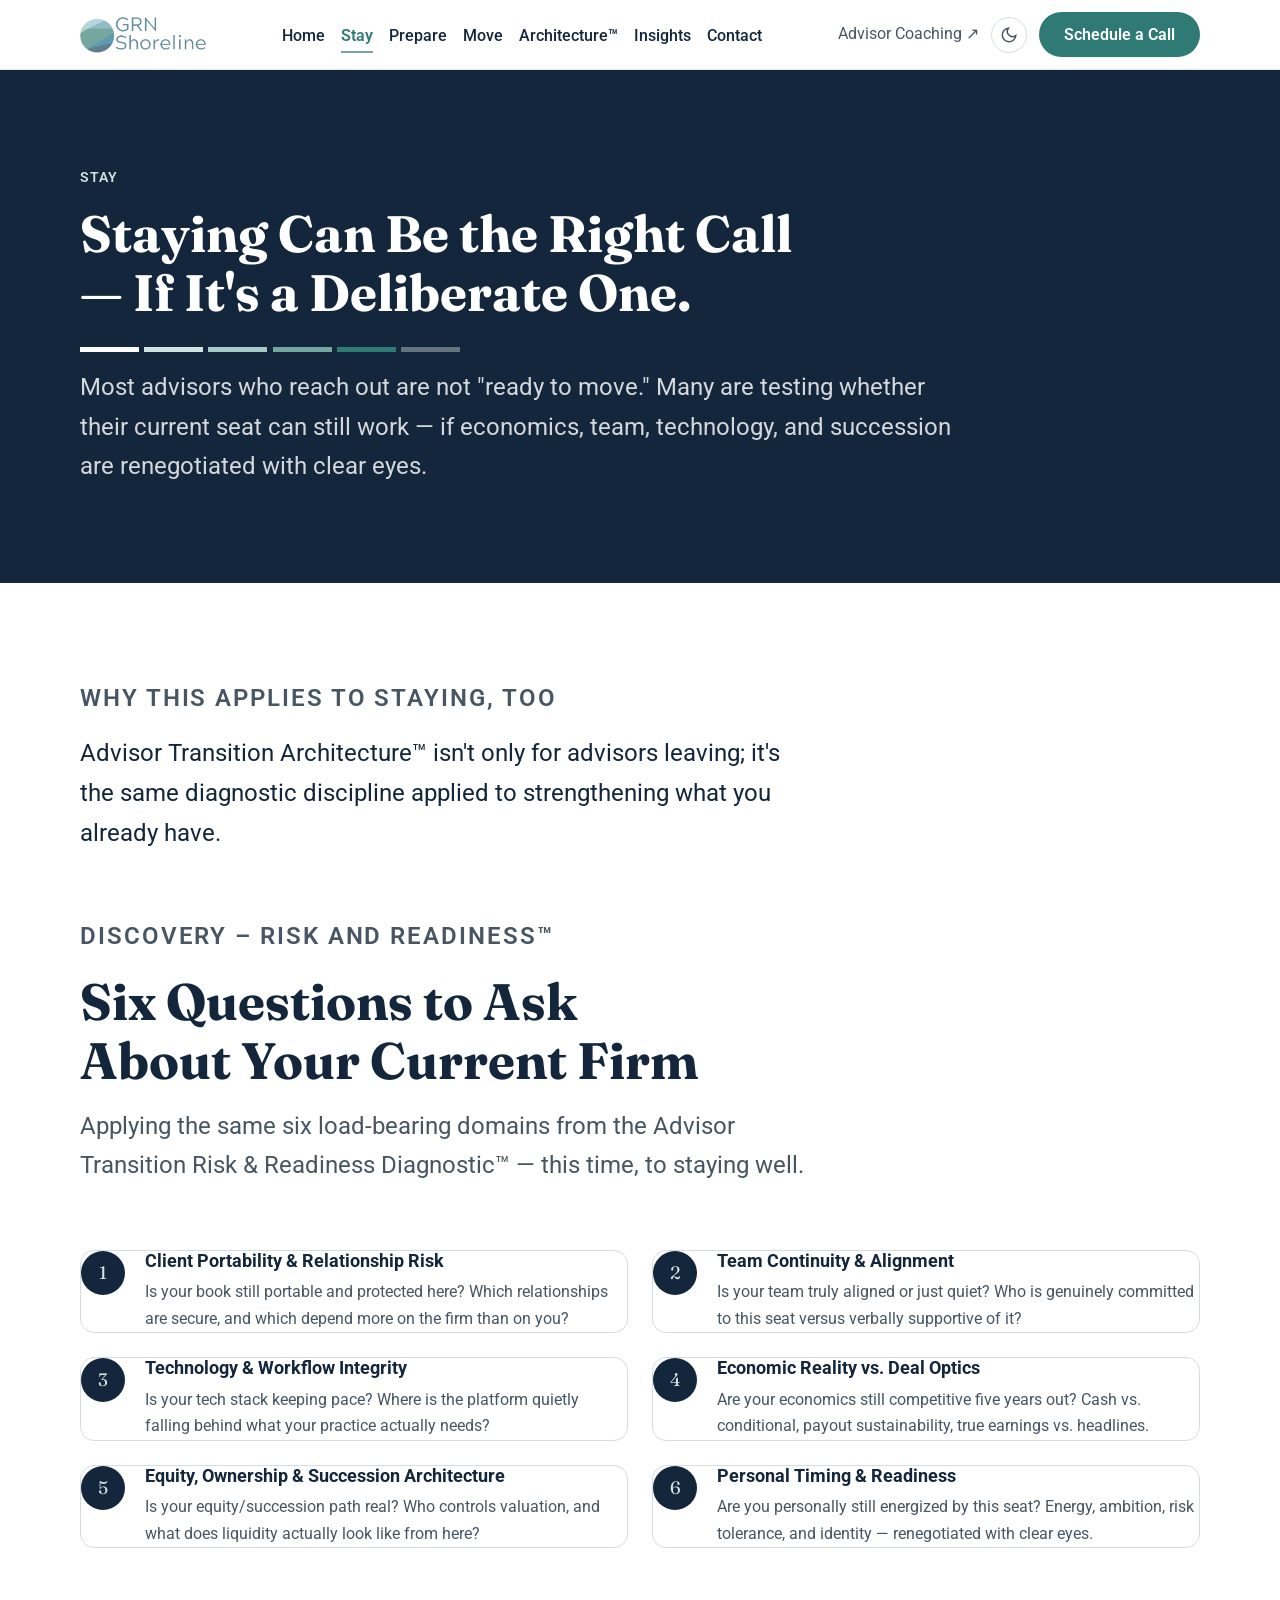
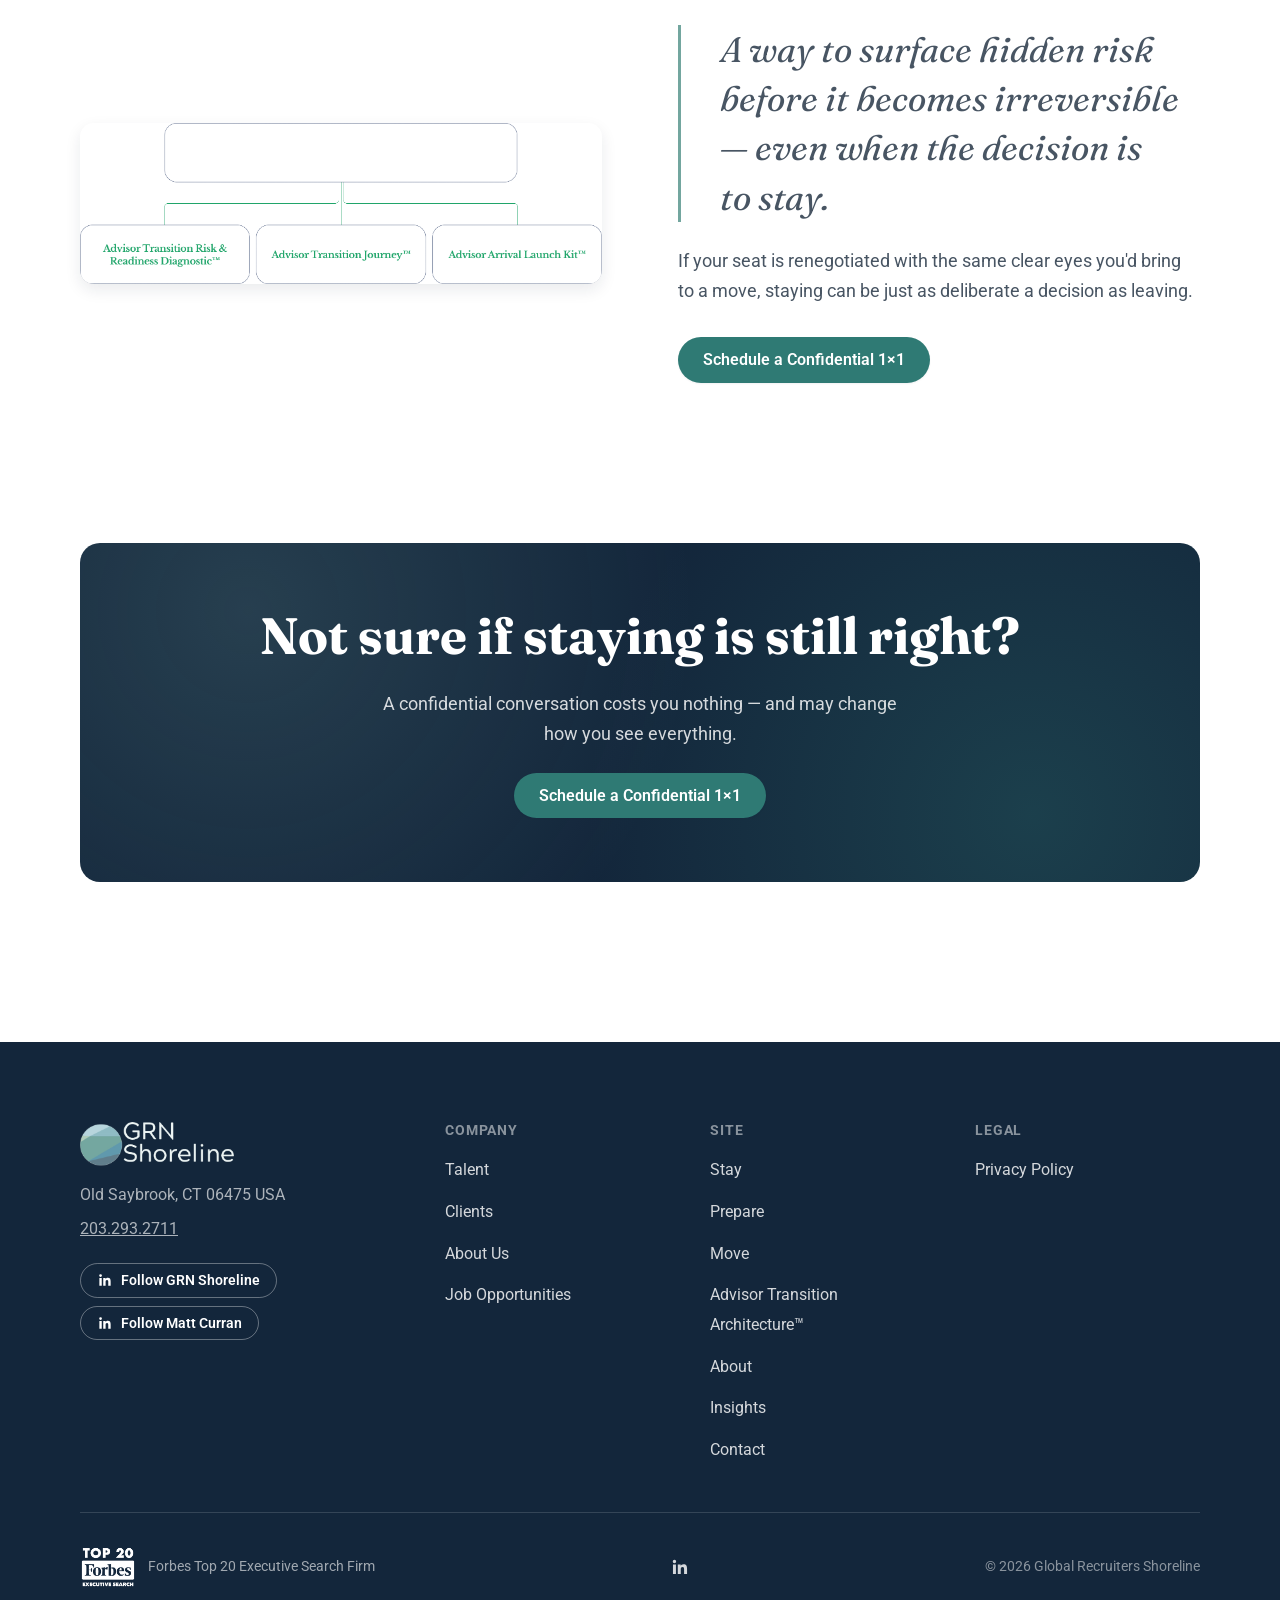
<file: stay.html>
<!doctype html>
<html lang="en">
<head>
  <meta charset="UTF-8">
  <meta name="viewport" content="width=device-width, initial-scale=1.0">
  <title>Stay — GRN Shoreline</title>
  <meta name="description" content="Staying at your current firm can be the right call — if it's a deliberate one. Apply the Advisor Transition Risk & Readiness Diagnostic™ to strengthening what you already have.">
  <meta property="og:title" content="Stay — GRN Shoreline">
  <meta property="og:description" content="Staying at your current firm can be the right call — if it's a deliberate one. Apply the Advisor Transition Risk & Readiness Diagnostic™ to strengthening what you already have.">
  <meta property="og:image" content="./assets/hero-bg.jpg">
  <meta property="og:type" content="website">
  <link rel="preconnect" href="https://fonts.googleapis.com">
  <link rel="preconnect" href="https://fonts.gstatic.com" crossorigin>
  <link href="https://fonts.googleapis.com/css2?family=Fraunces:ital,opsz,wght@0,9..144,400..700;1,9..144,400..700&family=Roboto:wght@300;400;500;700&display=swap" rel="stylesheet">
  <link rel="stylesheet" href="./base.css">
  <link rel="stylesheet" href="./style.css">
  <link rel="icon" href="./assets/grn-logo.png">
</head>
<body>
  <a class="skip-link" href="#main">Skip to content</a>

      <header class="site-header">
    <div class="wrap header-inner">
      <a class="brand" href="./index.html" aria-label="GRN Shoreline home">
        <img src="./assets/grn-logo.png" alt="GRN Shoreline logo" width="480" height="137">
      </a>
      <nav class="main-nav" aria-label="Primary">
        <ul role="list">
          <li><a href="./index.html">Home</a></li>
          <li><a href="./stay.html" aria-current="page">Stay</a></li>
          <li><a href="./prepare.html">Prepare</a></li>
          <li><a href="./move.html">Move</a></li>
          <li><a href="./advisor-transition-architecture.html"><span class="nav-label-full">Advisor Transition Architecture™</span><span class="nav-label-short">Architecture™</span></a></li>
          <li><a href="./insights.html">Insights</a></li>
          <li><a href="./contact.html">Contact</a></li>
        </ul>
        <a class="link-external" href="https://advisortransitionconsulting.com/" target="_blank" rel="noopener noreferrer">Advisor Coaching ↗</a>
      </nav>
      <div class="header-actions">
        <a class="link-external-desktop" href="https://advisortransitionconsulting.com/" target="_blank" rel="noopener noreferrer">Advisor Coaching ↗</a>
        <button class="theme-toggle" data-theme-toggle type="button" aria-label="Switch to dark mode"></button>
        <a class="btn btn--primary" href="https://calendly.com/grnshoreline" target="_blank" rel="noopener noreferrer"><span class="btn-label-full">Schedule a Call</span><span class="btn-label-short">Call</span></a>
        <button class="nav-toggle" type="button" aria-label="Open menu" aria-expanded="false">
          <svg width="22" height="22" viewBox="0 0 24 24" fill="none" stroke="currentColor" stroke-width="2"><path d="M3 6h18M3 12h18M3 18h18"/></svg>
        </button>
      </div>
    </div>
  </header>

<main id="main">
    <section class="page-hero">
      <div class="wrap">
        <p class="kicker kicker--on-dark"><span>Stay</span></p>
        <h1>Staying Can Be the Right Call — If It's a Deliberate One.</h1>
        <p class="subhead">Most advisors who reach out are not "ready to move." Many are testing whether their current seat can still work — if economics, team, technology, and succession are renegotiated with clear eyes.</p>
      </div>
    </section>

    <section class="section">
      <div class="wrap">
        <div class="section-head">
          <p class="kicker"><span>Why This Applies to Staying, Too</span></p>
          <p style="font-size:var(--text-lg); color:var(--color-text); font-family:var(--font-body); max-width:60ch;">Advisor Transition Architecture™ isn't only for advisors leaving; it's the same diagnostic discipline applied to strengthening what you already have.</p>
        </div>

        <div class="section-head">
          <p class="kicker"><span>Discovery – Risk and Readiness™</span></p>
          <h2>Six Questions to Ask About Your Current Firm</h2>
          <p>Applying the same six load-bearing domains from the Advisor Transition Risk &amp; Readiness Diagnostic™ — this time, to staying well.</p>
        </div>

        <div class="domain-grid">
          <div class="domain-card">
            <div class="domain-number">1</div>
            <div>
              <h3>Client Portability &amp; Relationship Risk</h3>
              <p>Is your book still portable and protected here? Which relationships are secure, and which depend more on the firm than on you?</p>
            </div>
          </div>
          <div class="domain-card">
            <div class="domain-number">2</div>
            <div>
              <h3>Team Continuity &amp; Alignment</h3>
              <p>Is your team truly aligned or just quiet? Who is genuinely committed to this seat versus verbally supportive of it?</p>
            </div>
          </div>
          <div class="domain-card">
            <div class="domain-number">3</div>
            <div>
              <h3>Technology &amp; Workflow Integrity</h3>
              <p>Is your tech stack keeping pace? Where is the platform quietly falling behind what your practice actually needs?</p>
            </div>
          </div>
          <div class="domain-card">
            <div class="domain-number">4</div>
            <div>
              <h3>Economic Reality vs. Deal Optics</h3>
              <p>Are your economics still competitive five years out? Cash vs. conditional, payout sustainability, true earnings vs. headlines.</p>
            </div>
          </div>
          <div class="domain-card">
            <div class="domain-number">5</div>
            <div>
              <h3>Equity, Ownership &amp; Succession Architecture</h3>
              <p>Is your equity/succession path real? Who controls valuation, and what does liquidity actually look like from here?</p>
            </div>
          </div>
          <div class="domain-card">
            <div class="domain-number">6</div>
            <div>
              <h3>Personal Timing &amp; Readiness</h3>
              <p>Are you personally still energized by this seat? Energy, ambition, risk tolerance, and identity — renegotiated with clear eyes.</p>
            </div>
          </div>
        </div>

        <div style="margin-top:clamp(var(--space-12), 6vw, var(--space-20));" class="split">
          <div class="split-media">
            <img src="./assets/t-architecture.png" alt="Diagram of the Advisor Transition Architecture framework: Diagnostic, Journey, and Launch Kit" width="1651" height="509">
          </div>
          <div class="split-copy">
            <p class="pull-quote">A way to surface hidden risk before it becomes irreversible — even when the decision is to stay.</p>
            <p style="margin-top:var(--space-6);">If your seat is renegotiated with the same clear eyes you'd bring to a move, staying can be just as deliberate a decision as leaving.</p>
            <div class="hero-ctas" style="margin-top:var(--space-8);">
              <a class="btn btn--primary" href="https://calendly.com/grnshoreline/introduction" target="_blank" rel="noopener noreferrer">Schedule a Confidential 1×1</a>
            </div>
          </div>
        </div>
      </div>
    </section>

    <section class="section section--tight">
      <div class="wrap">
        <div class="cta-band">
          <h2>Not sure if staying is still right?</h2>
          <p>A confidential conversation costs you nothing — and may change how you see everything.</p>
          <div class="hero-ctas">
            <a class="btn btn--primary" href="https://calendly.com/grnshoreline/introduction" target="_blank" rel="noopener noreferrer">Schedule a Confidential 1×1</a>
          </div>
        </div>
      </div>
    </section>
  </main>

      <footer class="site-footer">
    <div class="wrap">
      <div class="footer-grid">
        <div class="footer-brand">
          <img src="./assets/grn-logo-light.png" alt="GRN Shoreline logo" width="480" height="137">
          <p>Old Saybrook, CT 06475 USA</p>
          <p><a href="tel:2032932711" style="color:inherit;">203.293.2711</a></p>
          <div class="footer-follow">
            <a class="btn btn--follow" href="https://www.linkedin.com/company/grnshoreline/" target="_blank" rel="noopener noreferrer"><svg width="16" height="16" viewBox="0 0 24 24" fill="currentColor" aria-hidden="true"><path d="M20.45 20.45h-3.55v-5.57c0-1.33-.02-3.03-1.85-3.03-1.85 0-2.14 1.44-2.14 2.94v5.66H9.36V9h3.41v1.56h.05c.47-.9 1.64-1.85 3.38-1.85 3.6 0 4.27 2.37 4.27 5.46v6.28zM5.34 7.43a2.06 2.06 0 1 1 0-4.12 2.06 2.06 0 0 1 0 4.12zM7.12 20.45H3.56V9h3.56v11.45z"/></svg> Follow GRN Shoreline</a>
            <a class="btn btn--follow" href="https://www.linkedin.com/in/matthewcurran-grn/" target="_blank" rel="noopener noreferrer"><svg width="16" height="16" viewBox="0 0 24 24" fill="currentColor" aria-hidden="true"><path d="M20.45 20.45h-3.55v-5.57c0-1.33-.02-3.03-1.85-3.03-1.85 0-2.14 1.44-2.14 2.94v5.66H9.36V9h3.41v1.56h.05c.47-.9 1.64-1.85 3.38-1.85 3.6 0 4.27 2.37 4.27 5.46v6.28zM5.34 7.43a2.06 2.06 0 1 1 0-4.12 2.06 2.06 0 0 1 0 4.12zM7.12 20.45H3.56V9h3.56v11.45z"/></svg> Follow Matt Curran</a>
          </div>
        </div>
        <div class="footer-col">
          <h4>Company</h4>
          <ul role="list">
            <li><a href="https://grnshoreline.com/candidate/index.aspx" target="_blank" rel="noopener noreferrer">Talent</a></li>
            <li><a href="https://grnshoreline.com/employer/index.aspx" target="_blank" rel="noopener noreferrer">Clients</a></li>
            <li><a href="./about.html">About Us</a></li>
            <li><a href="https://grnshoreline.com/candidate/jobs.aspx" target="_blank" rel="noopener noreferrer">Job Opportunities</a></li>
          </ul>
        </div>
        <div class="footer-col">
          <h4>Site</h4>
          <ul role="list">
            <li><a href="./stay.html">Stay</a></li>
            <li><a href="./prepare.html">Prepare</a></li>
            <li><a href="./move.html">Move</a></li>
            <li><a href="./advisor-transition-architecture.html">Advisor Transition Architecture™</a></li>
            <li><a href="./about.html">About</a></li>
            <li><a href="./insights.html">Insights</a></li>
            <li><a href="./contact.html">Contact</a></li>
          </ul>
        </div>
        <div class="footer-col">
          <h4>Legal</h4>
          <ul role="list">
            <li><a href="https://grnshoreline.com/about/privacy.aspx" target="_blank" rel="noopener noreferrer">Privacy Policy</a></li>
          </ul>
        </div>
      </div>
      <div class="footer-bottom">
        <div class="footer-badge">
          <img src="./assets/forbes-badge.png" alt="Forbes Top 20 Executive Search Firm badge">
          <span>Forbes Top 20 Executive Search Firm</span>
        </div>
        <div class="footer-social">
          <a href="https://www.linkedin.com/company/grnshoreline/" target="_blank" rel="noopener noreferrer" aria-label="GRN Shoreline on LinkedIn">
            <svg width="20" height="20" viewBox="0 0 24 24" fill="currentColor"><path d="M20.45 20.45h-3.55v-5.57c0-1.33-.02-3.03-1.85-3.03-1.85 0-2.14 1.44-2.14 2.94v5.66H9.36V9h3.41v1.56h.05c.47-.9 1.64-1.85 3.38-1.85 3.6 0 4.27 2.37 4.27 5.46v6.28zM5.34 7.43a2.06 2.06 0 1 1 0-4.12 2.06 2.06 0 0 1 0 4.12zM7.12 20.45H3.56V9h3.56v11.45z"/></svg>
          </a>
        </div>
        <p class="footer-copy">© 2026 Global Recruiters Shoreline</p>
      </div>
    </div>
  </footer>

  <script src="./app.js" defer></script>
</body>
</html>
</file>
<file: base.css>
/* base.css — mandatory reset & foundations */
*,
*::before,
*::after {
  box-sizing: border-box;
  margin: 0;
  padding: 0;
}

html {
  -moz-text-size-adjust: none;
  -webkit-text-size-adjust: none;
  text-size-adjust: none;
  -webkit-font-smoothing: antialiased;
  -moz-osx-font-smoothing: grayscale;
  text-rendering: optimizeLegibility;
  scroll-behavior: smooth;
  hanging-punctuation: first last;
  scroll-padding-top: var(--space-24);
  overflow-x: hidden;
}

body {
  min-height: 100dvh;
  line-height: 1.65;
  font-family: var(--font-body, sans-serif);
  font-size: var(--text-base);
  color: var(--color-text);
  background-color: var(--color-bg);
  overflow-x: hidden;
}

img,
picture,
video,
canvas,
svg {
  display: block;
  max-width: 100%;
  height: auto;
}
ul[role='list'],
ol[role='list'] {
  list-style: none;
}
input,
button,
textarea,
select {
  font: inherit;
  color: inherit;
}

h1,
h2,
h3,
h4,
h5,
h6 {
  text-wrap: balance;
  line-height: 1.15;
  font-family: var(--font-display);
}
p,
li,
figcaption {
  text-wrap: pretty;
}

::selection {
  background: color-mix(in oklab, var(--color-primary) 30%, transparent);
  color: var(--color-text);
}

:focus-visible {
  outline: 2px solid var(--color-primary);
  outline-offset: 3px;
  border-radius: var(--radius-sm);
}

@media (prefers-reduced-motion: reduce) {
  *,
  *::before,
  *::after {
    animation-duration: 0.01ms !important;
    animation-iteration-count: 1 !important;
    transition-duration: 0.01ms !important;
    scroll-behavior: auto !important;
  }
}

button {
  cursor: pointer;
  background: none;
  border: none;
}
table {
  border-collapse: collapse;
  width: 100%;
}

a,
button,
[role='button'],
[role='link'],
input,
textarea,
select {
  transition:
    color var(--transition-interactive),
    background var(--transition-interactive),
    border-color var(--transition-interactive),
    box-shadow var(--transition-interactive),
    transform var(--transition-interactive);
}

.sr-only {
  position: absolute;
  width: 1px;
  height: 1px;
  padding: 0;
  margin: -1px;
  overflow: hidden;
  clip: rect(0, 0, 0, 0);
  white-space: nowrap;
  border-width: 0;
}
</file>
<file: style.css>
/* style.css — GRN Shoreline design tokens + components */

/* ============ TYPE SCALE ============ */
:root {
  --text-xs: clamp(0.75rem, 0.7rem + 0.25vw, 0.875rem);
  --text-sm: clamp(0.875rem, 0.8rem + 0.35vw, 1rem);
  --text-base: clamp(1rem, 0.95rem + 0.25vw, 1.125rem);
  --text-lg: clamp(1.125rem, 1rem + 0.75vw, 1.5rem);
  --text-xl: clamp(1.5rem, 1.2rem + 1.25vw, 2.25rem);
  --text-2xl: clamp(2rem, 1.2rem + 2.5vw, 3.5rem);
  --text-3xl: clamp(2.5rem, 1rem + 4vw, 4.75rem);
  --text-hero: clamp(2.75rem, 0.8rem + 6vw, 6.5rem);

  /* ============ SPACING (4px base) ============ */
  --space-1: 0.25rem;
  --space-2: 0.5rem;
  --space-3: 0.75rem;
  --space-4: 1rem;
  --space-5: 1.25rem;
  --space-6: 1.5rem;
  --space-8: 2rem;
  --space-10: 2.5rem;
  --space-12: 3rem;
  --space-16: 4rem;
  --space-20: 5rem;
  --space-24: 6rem;
  --space-32: 8rem;

  /* ============ RADIUS / TRANSITIONS ============ */
  --radius-sm: 0.375rem;
  --radius-md: 0.5rem;
  --radius-lg: 0.875rem;
  --radius-xl: 1.25rem;
  --radius-full: 9999px;
  --transition-interactive: 180ms cubic-bezier(0.16, 1, 0.3, 1);

  /* ============ CONTENT WIDTHS ============ */
  --content-narrow: 640px;
  --content-default: 960px;
  --content-wide: 1200px;
  --content-full: 100%;

  /* ============ FONTS ============ */
  --font-display: 'Fraunces', Georgia, 'Times New Roman', serif;
  --font-body: 'Roboto', -apple-system, 'Helvetica Neue', sans-serif;
}

/* ============ COLOR SYSTEM — GRN Shoreline brand ============
   Brand palette (from GRN Shoreline print + LinkedIn assets):
   Navy #13263B · Deep teal #2F7A74 · Sage ramp #7FB0AA / #A8CBC7 / #D2E4E1 / #EEF4F3
   Slate text #394756 / #485563 / #626D79 · Mist panel #EEF2F4 */
:root,
[data-theme='light'] {
  --color-navy: #13263b;
  --color-navy-2: #1c3550;
  --color-teal: #2f7a74;
  --color-teal-2: #73a69f;
  --color-mint: #d2e4e1;

  --color-sage-100: #eef4f3;
  --color-sage-200: #d2e4e1;
  --color-sage-300: #a8cbc7;
  --color-sage-400: #73a69f;
  --color-sage-500: #2f7a74;
  --color-slate: #65727f;
  --color-btn: #2f7a74;
  --color-btn-hover: #26655f;

  --color-bg: #ffffff;
  --color-surface: #f5f7f8;
  --color-surface-2: #ffffff;
  --color-surface-offset: #eef4f3;
  --color-surface-mint: #d2e4e1;
  --color-divider: #e3e8ec;
  --color-border: #d5dce2;

  --color-text: #13263b;
  --color-text-muted: #485563;
  --color-text-faint: #7a838d;
  --color-text-inverse: #f5f7f8;

  --color-primary: #2f7a74;
  --color-primary-hover: #26655f;
  --color-primary-active: #1f524d;
  --color-primary-highlight: #d2e4e1;

  --color-accent: #2f7a74;
  --color-accent-hover: #26655f;

  --shadow-sm: 0 1px 2px rgba(19, 38, 59, 0.06);
  --shadow-md: 0 6px 16px rgba(19, 38, 59, 0.09);
  --shadow-lg: 0 16px 40px rgba(19, 38, 59, 0.14);
}

[data-theme='dark'] {
  --color-bg: #0e1d2e;
  --color-surface: #13263b;
  --color-surface-2: #172c44;
  --color-surface-offset: #1a3149;
  --color-surface-mint: #1e3d44;
  --color-divider: #243a52;
  --color-border: #2e4560;

  --color-text: #eef4f3;
  --color-text-muted: #b4c0cb;
  --color-text-faint: #7f8e9c;
  --color-text-inverse: #13263b;

  --color-teal: #73a69f;
  --color-teal-2: #73a69f;

  --color-primary: #73a69f;
  --color-primary-hover: #a8cbc7;
  --color-primary-active: #5f9a93;
  --color-primary-highlight: #1e3d44;

  --color-accent: #a8cbc7;
  --color-accent-hover: #d2e4e1;

  --shadow-sm: 0 1px 2px rgba(0, 0, 0, 0.3);
  --shadow-md: 0 6px 16px rgba(0, 0, 0, 0.35);
  --shadow-lg: 0 16px 40px rgba(0, 0, 0, 0.45);
}

@media (prefers-color-scheme: dark) {
  :root:not([data-theme]) {
    --color-bg: #0e1d2e;
    --color-surface: #13263b;
    --color-surface-2: #172c44;
    --color-surface-offset: #1a3149;
    --color-surface-mint: #1e3d44;
    --color-divider: #243a52;
    --color-border: #2e4560;
    --color-text: #eef4f3;
    --color-text-muted: #b4c0cb;
    --color-text-faint: #7f8e9c;
    --color-text-inverse: #13263b;
    --color-teal: #73a69f;
  --color-teal-2: #73a69f;
    --color-primary: #73a69f;
    --color-primary-hover: #a8cbc7;
    --color-primary-active: #5f9a93;
    --color-primary-highlight: #1e3d44;
    --color-accent: #a8cbc7;
    --color-accent-hover: #d2e4e1;
    --shadow-sm: 0 1px 2px rgba(0, 0, 0, 0.3);
    --shadow-md: 0 6px 16px rgba(0, 0, 0, 0.35);
    --shadow-lg: 0 16px 40px rgba(0, 0, 0, 0.45);
  }
}

/* ============ LAYOUT PRIMITIVES ============ */
.wrap {
  width: 100%;
  max-width: var(--content-wide);
  margin-inline: auto;
  padding-inline: clamp(var(--space-5), 5vw, var(--space-10));
}
.wrap--narrow {
  max-width: var(--content-default);
}
.section {
  padding-block: clamp(var(--space-16), 8vw, var(--space-24));
}
.section--tight {
  padding-block: clamp(var(--space-10), 5vw, var(--space-16));
}
main {
  display: block;
}

/* ============ SKIP LINK ============ */
.skip-link {
  position: absolute;
  left: -9999px;
  top: 0;
  z-index: 200;
  background: var(--color-navy);
  color: #fff;
  padding: var(--space-3) var(--space-5);
  border-radius: var(--radius-sm);
}
.skip-link:focus {
  left: var(--space-4);
  top: var(--space-4);
}

/* ============ HEADER ============ */
.site-header {
  position: sticky;
  top: 0;
  z-index: 100;
  background: color-mix(in oklab, var(--color-bg) 97%, transparent);
  border-bottom: 1px solid var(--color-divider);
  transition:
    transform 0.3s cubic-bezier(0.16, 1, 0.3, 1),
    box-shadow 0.3s cubic-bezier(0.16, 1, 0.3, 1);
}
@supports (backdrop-filter: blur(1px)) {
  @media (min-width: 781px) {
    .site-header {
      background: color-mix(in oklab, var(--color-bg) 92%, transparent);
      backdrop-filter: blur(14px);
    }
  }
}
.site-header--hidden {
  transform: translateY(-100%);
}
.site-header--scrolled {
  box-shadow: var(--shadow-sm);
}
.header-inner {
  display: flex;
  align-items: center;
  justify-content: space-between;
  gap: var(--space-6);
  padding-block: var(--space-3);
}
.brand {
  display: flex;
  align-items: center;
  gap: var(--space-2);
  flex-shrink: 0;
}
.brand img {
  height: clamp(28px, 4vw, 36px);
  width: auto;
}
.brand-name {
  font-family: var(--font-display);
  font-size: var(--text-sm);
  color: var(--color-navy);
  display: none;
}
[data-theme='dark'] .brand-name {
  color: var(--color-text);
}

.main-nav {
  display: flex;
  align-items: center;
  gap: var(--space-5);
}
.main-nav ul {
  display: flex;
  align-items: center;
  gap: var(--space-4);
  flex-wrap: nowrap;
}
.main-nav a {
  font-size: var(--text-sm);
  white-space: nowrap;
  color: var(--color-text);
  text-decoration: none;
  font-weight: 500;
  position: relative;
  padding-block: var(--space-1);
}
.nav-label-short {
  display: inline;
}
.nav-label-full {
  display: none;
}
.main-nav a::after {
  content: '';
  position: absolute;
  left: 0;
  bottom: -4px;
  width: 0;
  height: 2px;
  background: var(--color-teal-2);
  transition: width var(--transition-interactive);
}
.main-nav a:hover::after,
.main-nav a[aria-current='page']::after {
  width: 100%;
}
.main-nav a[aria-current='page'] {
  color: var(--color-teal);
  font-weight: 600;
}
[data-theme='dark'] .main-nav a[aria-current='page'] {
  color: var(--color-primary);
}

.header-actions {
  display: flex;
  align-items: center;
  gap: var(--space-3);
  flex-shrink: 0;
}
.link-external {
  font-size: var(--text-sm);
  color: var(--color-text-muted);
  text-decoration: none;
  display: none;
}
.link-external:hover {
  color: var(--color-teal);
}
.link-external-desktop {
  font-size: var(--text-sm);
  color: var(--color-text-muted);
  text-decoration: none;
  white-space: nowrap;
}
.link-external-desktop:hover {
  color: var(--color-teal);
}

.theme-toggle {
  display: inline-flex;
  align-items: center;
  justify-content: center;
  width: 36px;
  height: 36px;
  border-radius: var(--radius-full);
  color: var(--color-text-muted);
  border: 1px solid var(--color-border);
}
.theme-toggle:hover {
  color: var(--color-teal);
  border-color: var(--color-teal);
}

.nav-toggle {
  display: none;
  width: 40px;
  height: 40px;
  align-items: center;
  justify-content: center;
  color: var(--color-navy);
}
[data-theme='dark'] .nav-toggle {
  color: var(--color-text);
}

/* ============ BUTTONS ============ */
.btn {
  display: inline-flex;
  align-items: center;
  justify-content: center;
  gap: var(--space-2);
  font-size: var(--text-sm);
  font-weight: 600;
  padding: var(--space-3) var(--space-6);
  border-radius: var(--radius-full);
  text-decoration: none;
  white-space: nowrap;
  border: 1.5px solid transparent;
  line-height: 1.2;
}
.btn--primary {
  background: var(--color-btn);
  color: #fff;
  box-shadow: var(--shadow-sm);
}
.btn--primary:hover {
  background: var(--color-btn-hover);
  box-shadow: var(--shadow-md);
  transform: translateY(-1px);
}
.btn--secondary {
  background: transparent;
  color: var(--color-navy);
  border-color: var(--color-navy);
}
[data-theme='dark'] .btn--secondary {
  color: var(--color-text);
  border-color: var(--color-border);
}
.btn--secondary:hover {
  background: var(--color-navy);
  color: #fff;
}
[data-theme='dark'] .btn--secondary:hover {
  background: var(--color-primary);
  border-color: var(--color-primary);
  color: var(--color-navy);
}
.btn--ghost {
  background: transparent;
  color: var(--color-teal);
  padding-inline: var(--space-2);
}
.btn--ghost:hover {
  color: var(--color-primary-hover);
  gap: var(--space-3);
}
.btn--on-dark {
  border-color: rgba(255, 255, 255, 0.5);
  color: #fff;
}
.btn--on-dark:hover {
  background: #fff;
  color: var(--color-navy);
}
.btn--block {
  width: 100%;
}
.btn-label-short {
  display: none;
}

/* ============ KICKER / EYEBROW ============ */
.kicker {
  display: flex;
  flex-wrap: wrap;
  align-items: center;
  gap: var(--space-2);
  font-size: var(--text-xs);
  font-weight: 600;
  letter-spacing: 0.08em;
  text-transform: uppercase;
  color: var(--color-teal-2);
  margin-bottom: var(--space-4);
}
.kicker span:not(:last-child)::after {
  content: '›';
  margin-left: var(--space-2);
  color: var(--color-text-faint);
}
.kicker--on-dark {
  color: var(--color-mint);
}

.tag {
  display: inline-flex;
  align-items: center;
  font-size: var(--text-xs);
  font-weight: 600;
  padding: var(--space-1) var(--space-3);
  border-radius: var(--radius-full);
  background: var(--color-surface-mint);
  color: var(--color-teal);
}

/* ============ HERO ============ */
.hero {
  position: relative;
  color: #fff;
  overflow: hidden;
  min-height: 78vh;
  display: flex;
  align-items: center;
}
.hero-bg {
  position: absolute;
  inset: 0;
  width: 100%;
  height: 100%;
  object-fit: cover;
  z-index: 0;
}
.hero-overlay {
  position: absolute;
  inset: 0;
  background: linear-gradient(
    115deg,
    rgba(19, 38, 59, 0.94) 0%,
    rgba(19, 38, 59, 0.84) 42%,
    rgba(47, 122, 116, 0.55) 100%
  );
  z-index: 1;
}
.hero-content {
  position: relative;
  z-index: 2;
  padding-block: clamp(var(--space-20), 12vw, var(--space-32));
}
.hero h1 {
  font-size: var(--text-hero);
  max-width: 20ch;
  margin-bottom: var(--space-6);
}
.hero .subhead {
  font-size: var(--text-lg);
  color: rgba(255, 255, 255, 0.88);
  max-width: 62ch;
  margin-bottom: var(--space-8);
  font-family: var(--font-body);
}
/* Brand signature: six-step sage ramp (matches LinkedIn banner) */
.hero h1::after,
.page-hero h1::after {
  content: '';
  display: block;
  width: min(100%, 380px);
  height: 5px;
  margin-top: var(--space-6);
  background: linear-gradient(
    90deg,
    #ffffff 0 15.5%, transparent 15.5% 16.9%,
    #d2e4e1 16.9% 32.4%, transparent 32.4% 33.8%,
    #a8cbc7 33.8% 49.3%, transparent 49.3% 50.7%,
    #73a69f 50.7% 66.2%, transparent 66.2% 67.6%,
    #2f7a74 67.6% 83.1%, transparent 83.1% 84.5%,
    #65727f 84.5% 100%
  );
}
.hero-ctas {
  display: flex;
  flex-wrap: wrap;
  gap: var(--space-4);
}

.page-hero {
  background: var(--color-navy);
  color: #fff;
  padding-block: clamp(var(--space-16), 10vw, var(--space-24));
}
.page-hero h1 {
  font-size: var(--text-2xl);
  max-width: 26ch;
}
.page-hero .subhead {
  font-size: var(--text-lg);
  color: rgba(255, 255, 255, 0.82);
  max-width: 68ch;
  margin-top: var(--space-4);
  font-family: var(--font-body);
}

/* ============ SECTION HEADINGS ============ */
.section-head {
  max-width: 46rem;
  margin-bottom: clamp(var(--space-10), 5vw, var(--space-16));
}
.section-head h2 {
  font-size: var(--text-2xl);
  color: var(--color-navy);
  margin-bottom: var(--space-4);
}
[data-theme='dark'] .section-head h2 {
  color: var(--color-text);
}
.section-head p {
  font-size: var(--text-lg);
  color: var(--color-text-muted);
  font-family: var(--font-body);
}
.section-head--center {
  margin-inline: auto;
  text-align: center;
}

h3.card-title,
.card h3 {
  font-size: var(--text-lg);
  color: var(--color-navy);
}
[data-theme='dark'] .card h3 {
  color: var(--color-text);
}

/* ============ WHY SECTION ============ */
.why-section {
  background: var(--color-surface);
}
.why-grid {
  display: grid;
  grid-template-columns: 1.1fr 0.9fr;
  gap: clamp(var(--space-10), 6vw, var(--space-20));
  align-items: center;
}
.why-copy p {
  font-size: var(--text-base);
  color: var(--color-text-muted);
  margin-bottom: var(--space-5);
  max-width: 60ch;
}
.why-copy p:first-of-type {
  font-size: var(--text-lg);
  color: var(--color-text);
  font-family: var(--font-body);
}
.why-diagram {
  background: #fff;
  border-radius: var(--radius-xl);
  padding: clamp(var(--space-6), 4vw, var(--space-10));
  box-shadow: var(--shadow-lg);
  border: 1px solid var(--color-border);
}
[data-theme='dark'] .why-diagram {
  background: var(--color-surface-2);
}
.why-diagram img {
  width: 100%;
}
.why-diagram figcaption {
  margin-top: var(--space-4);
  font-size: var(--text-xs);
  color: var(--color-text-faint);
  text-align: center;
}

/* ============ DISCOVERY QUOTE BOX ============ */
.discovery-quote {
  background: var(--color-navy);
  border: 1px solid rgba(115, 166, 159, 0.45);
  border-left: 4px solid #73a69f;
  border-radius: var(--radius-xl);
  padding: clamp(var(--space-8), 5vw, var(--space-12));
  box-shadow: var(--shadow-lg);
  display: flex;
  align-items: center;
  justify-content: center;
  min-height: 14rem;
}
.discovery-quote blockquote {
  font-family: var(--font-display);
  font-style: italic;
  font-size: clamp(1.75rem, 3.2vw, 2.5rem);
  line-height: 1.2;
  color: #fff;
  text-align: center;
  margin: 0;
}
.discovery-quote--long blockquote {
  font-size: clamp(1.25rem, 2.2vw, 1.6rem);
  line-height: 1.45;
}
.follow-row {
  display: flex;
  flex-wrap: wrap;
  gap: var(--space-3);
}
.follow-row .btn {
  display: inline-flex;
  align-items: center;
  gap: var(--space-2);
}

/* ============ CARD GRID (teasers) ============ */
.card-grid {
  display: grid;
  grid-template-columns: repeat(3, 1fr);
  gap: var(--space-8);
}
.teaser-card {
  background: var(--color-surface-2);
  border: 1px solid var(--color-border);
  border-radius: var(--radius-lg);
  padding: clamp(var(--space-6), 3vw, var(--space-8));
  display: flex;
  flex-direction: column;
  gap: var(--space-4);
  text-decoration: none;
  color: inherit;
  transition:
    transform var(--transition-interactive),
    box-shadow var(--transition-interactive),
    border-color var(--transition-interactive);
}
.teaser-card:hover {
  transform: translateY(-4px);
  box-shadow: var(--shadow-md);
  border-color: var(--color-teal);
}
.teaser-icon {
  width: 52px;
  height: 52px;
  border-radius: var(--radius-md);
  background: var(--color-surface-mint);
  display: flex;
  align-items: center;
  justify-content: center;
  padding: var(--space-2);
}
.teaser-icon img {
  width: 100%;
  height: 100%;
  object-fit: contain;
}
.teaser-card h3 {
  font-size: var(--text-lg);
}
.teaser-card p {
  color: var(--color-text-muted);
  font-size: var(--text-sm);
  flex: 1;
}
.teaser-card .btn--ghost {
  align-self: flex-start;
  font-size: var(--text-sm);
}

/* ============ NUMBERED DOMAIN CARDS ============ */
.domain-grid {
  display: grid;
  grid-template-columns: repeat(2, 1fr);
  gap: var(--space-6);
}
.domain-card {
  background: var(--color-surface-2);
  border: 1px solid var(--color-border);
  border-radius: var(--radius-lg);
  padding: clamp(var(--space-6), 3vw, var(--space-7));
  display: flex;
  gap: var(--space-5);
}
.domain-number {
  flex-shrink: 0;
  width: 44px;
  height: 44px;
  border-radius: var(--radius-full);
  background: var(--color-navy);
  color: var(--color-mint);
  display: flex;
  align-items: center;
  justify-content: center;
  font-family: var(--font-display);
  font-size: var(--text-base);
}
.domain-card h3 {
  font-size: var(--text-base);
  font-weight: 700;
  font-family: var(--font-body);
  color: var(--color-navy);
  margin-bottom: var(--space-2);
}
[data-theme='dark'] .domain-card h3 {
  color: var(--color-text);
}
.domain-card p {
  font-size: var(--text-sm);
  color: var(--color-text-muted);
}

/* ============ PULL QUOTE ============ */
.pull-quote {
  position: relative;
  font-family: var(--font-display);
  font-size: var(--text-xl);
  font-style: italic;
  color: var(--color-navy);
  line-height: 1.4;
  max-width: 44rem;
  padding-left: clamp(var(--space-6), 3vw, var(--space-10));
  border-left: 3px solid var(--color-teal-2);
}
[data-theme='dark'] .pull-quote {
  color: var(--color-text);
}
.pull-quote--center {
  margin-inline: auto;
  text-align: center;
  border-left: none;
  padding-left: 0;
}

/* ============ SPLIT SECTION ============ */
.split {
  display: grid;
  grid-template-columns: 1fr 1fr;
  gap: clamp(var(--space-10), 6vw, var(--space-20));
  align-items: center;
}
.split--reverse .split-media {
  order: 2;
}
.split-media img {
  border-radius: var(--radius-lg);
  box-shadow: var(--shadow-md);
  width: 100%;
}
.split-copy h2 {
  font-size: var(--text-2xl);
  color: var(--color-navy);
  margin-bottom: var(--space-5);
}
[data-theme='dark'] .split-copy h2 {
  color: var(--color-text);
}
.split-copy p {
  color: var(--color-text-muted);
  margin-bottom: var(--space-4);
  max-width: 56ch;
}
.split-list {
  display: grid;
  gap: var(--space-3);
  margin-block: var(--space-6);
}
.split-list li {
  display: flex;
  gap: var(--space-3);
  font-size: var(--text-base);
  color: var(--color-text);
  align-items: flex-start;
}
.split-list .check {
  flex-shrink: 0;
  color: var(--color-teal-2);
  margin-top: 3px;
}

/* ============ CTA BAND ============ */
.cta-band {
  background: var(--color-navy);
  color: #fff;
  border-radius: var(--radius-xl);
  padding: clamp(var(--space-10), 6vw, var(--space-16));
  text-align: center;
  display: flex;
  flex-direction: column;
  align-items: center;
  gap: var(--space-6);
  background-image: radial-gradient(circle at 15% 20%, rgba(127, 176, 170, 0.18), transparent 45%),
    radial-gradient(circle at 85% 80%, rgba(47, 122, 116, 0.3), transparent 45%);
}
.cta-band h2 {
  font-size: var(--text-2xl);
  max-width: 30ch;
}
.cta-band p {
  color: rgba(255, 255, 255, 0.82);
  max-width: 52ch;
  font-size: var(--text-base);
}
.cta-band .hero-ctas {
  justify-content: center;
}

/* ============ NEWSLETTER STRIP ============ */
.newsletter-strip {
  background: var(--color-surface-mint);
  border-radius: var(--radius-xl);
  padding: clamp(var(--space-8), 5vw, var(--space-12));
  display: flex;
  align-items: center;
  justify-content: space-between;
  gap: var(--space-8);
  flex-wrap: wrap;
}
[data-theme='dark'] .newsletter-strip {
  background: var(--color-surface-mint);
}
.newsletter-strip img {
  width: 120px;
  height: auto;
  border-radius: var(--radius-md);
  box-shadow: var(--shadow-sm);
  flex-shrink: 0;
}
.newsletter-copy {
  flex: 1;
  min-width: 220px;
}
.newsletter-copy h3 {
  font-size: var(--text-lg);
  color: var(--color-navy);
  margin-bottom: var(--space-2);
}
[data-theme='dark'] .newsletter-copy h3 {
  color: var(--color-text);
}
@media (prefers-color-scheme: dark) {
  :root:not([data-theme]) .newsletter-copy h3 {
    color: var(--color-text);
  }
}
.newsletter-copy p {
  color: var(--color-text-muted);
  font-size: var(--text-sm);
}

/* ============ TEAM ============ */
.team-strip {
  display: grid;
  grid-template-columns: repeat(4, 1fr);
  gap: var(--space-8);
  max-width: 1040px;
  margin-inline: auto;
}
.team-card {
  text-align: center;
}
.team-photo {
  width: 100%;
  aspect-ratio: 1;
  border-radius: var(--radius-full);
  overflow: hidden;
  margin-bottom: var(--space-4);
  border: 3px solid var(--color-surface-mint);
}
.team-photo img {
  width: 100%;
  height: 100%;
  object-fit: cover;
}
.team-card h3 {
  font-size: var(--text-base);
  color: var(--color-navy);
  margin-bottom: var(--space-1);
  font-family: var(--font-body);
  font-weight: 700;
}
[data-theme='dark'] .team-card h3 {
  color: var(--color-text);
}
.team-card .role {
  font-size: var(--text-xs);
  color: var(--color-teal);
  font-weight: 600;
  margin-bottom: var(--space-3);
}
.team-card .location {
  font-size: var(--text-xs);
  color: var(--color-text-muted);
  font-weight: 500;
  margin-bottom: var(--space-3);
}
.team-card .role + .location {
  margin-top: calc(var(--space-3) * -1 + 2px);
}
.team-links {
  display: flex;
  justify-content: center;
  gap: var(--space-3);
  font-size: var(--text-xs);
}
.team-links a {
  color: var(--color-text-muted);
  text-decoration: none;
}
.team-links a:hover {
  color: var(--color-teal);
}

/* ============ CASE STUDY ============ */
.filter-chips {
  display: flex;
  flex-wrap: wrap;
  gap: var(--space-3);
  margin-bottom: var(--space-10);
}
.chip {
  font-size: var(--text-sm);
  padding: var(--space-2) var(--space-5);
  border-radius: var(--radius-full);
  border: 1px solid var(--color-border);
  background: var(--color-surface-2);
  color: var(--color-text-muted);
}
.case-card {
  background: var(--color-surface-2);
  border: 1px solid var(--color-border);
  border-radius: var(--radius-xl);
  padding: clamp(var(--space-8), 5vw, var(--space-12));
  display: grid;
  grid-template-columns: 220px 1fr;
  gap: clamp(var(--space-8), 5vw, var(--space-12));
  box-shadow: var(--shadow-sm);
}
.case-media {
  text-align: center;
}
.case-media img {
  width: 100%;
  border-radius: var(--radius-lg);
  margin-bottom: var(--space-4);
}
.case-media .credentials {
  font-size: var(--text-xs);
  color: var(--color-text-faint);
}
.case-body h3 {
  font-size: var(--text-xl);
  color: var(--color-navy);
  margin-bottom: var(--space-2);
}
[data-theme='dark'] .case-body h3 {
  color: var(--color-text);
}
.case-body .case-eyebrow {
  font-size: var(--text-xs);
  color: var(--color-teal);
  font-weight: 600;
  text-transform: uppercase;
  letter-spacing: 0.06em;
  margin-bottom: var(--space-3);
}
.case-body p {
  color: var(--color-text-muted);
  margin-bottom: var(--space-4);
}
.fit-columns {
  display: grid;
  grid-template-columns: 1fr 1fr;
  gap: var(--space-8);
}
.fit-col {
  background: var(--color-surface-2);
  border: 1px solid var(--color-border);
  border-radius: var(--radius-lg);
  padding: clamp(var(--space-6), 3vw, var(--space-8));
}
.fit-col h3 {
  font-size: var(--text-lg);
  margin-bottom: var(--space-5);
  color: var(--color-navy);
}
[data-theme='dark'] .fit-col h3 {
  color: var(--color-text);
}
.fit-col ul {
  display: grid;
  gap: var(--space-3);
}
.fit-col li {
  display: flex;
  gap: var(--space-3);
  font-size: var(--text-base);
  align-items: flex-start;
}
.fit-col--yes {
  border-color: color-mix(in oklab, var(--color-teal) 30%, var(--color-border));
}
.fit-col--yes .mark {
  color: var(--color-teal-2);
}
.fit-col--no .mark {
  color: var(--color-text-faint);
}
.mark {
  flex-shrink: 0;
  margin-top: 3px;
}

.notice-card {
  background: var(--color-surface);
  border: 1px dashed var(--color-border);
  border-radius: var(--radius-lg);
  padding: clamp(var(--space-8), 4vw, var(--space-10));
  text-align: center;
}
.notice-card h3 {
  font-size: var(--text-lg);
  color: var(--color-navy);
  margin-bottom: var(--space-3);
}
[data-theme='dark'] .notice-card h3 {
  color: var(--color-text);
}
.notice-card p {
  color: var(--color-text-muted);
  max-width: 50ch;
  margin-inline: auto;
  margin-bottom: var(--space-6);
}

/* ============ ABOUT ============ */
.letter-block {
  background: var(--color-surface);
  border-radius: var(--radius-xl);
  padding: clamp(var(--space-8), 5vw, var(--space-14));
}
.letter-block p {
  color: var(--color-text-muted);
  margin-bottom: var(--space-4);
  max-width: 70ch;
}
.letter-signoff {
  font-family: var(--font-display);
  font-style: italic;
  font-size: var(--text-lg);
  color: var(--color-navy);
  margin-top: var(--space-6);
}
[data-theme='dark'] .letter-signoff {
  color: var(--color-text);
}

.team-grid {
  display: grid;
  grid-template-columns: repeat(4, 1fr);
  gap: var(--space-6);
}
.team-grid .team-card {
  background: var(--color-surface-2);
  border: 1px solid var(--color-border);
  border-radius: var(--radius-lg);
  padding: var(--space-6);
}
.team-grid .team-photo {
  width: 120px;
  margin-inline: auto;
}
.team-card .phone {
  display: block;
  font-size: var(--text-sm);
  color: var(--color-text-muted);
  text-decoration: none;
  margin-bottom: var(--space-2);
}
.team-card .phone:hover {
  color: var(--color-teal);
}

.badge-row {
  display: flex;
  align-items: center;
  gap: var(--space-5);
  background: var(--color-navy);
  border-radius: var(--radius-lg);
  padding: var(--space-6) var(--space-8);
}
.badge-row img {
  width: 72px;
  flex-shrink: 0;
}
.badge-row p {
  color: rgba(255, 255, 255, 0.85);
  font-size: var(--text-sm);
  margin: 0;
}
.badge-row strong {
  color: #fff;
  display: block;
  font-family: var(--font-display);
  font-size: var(--text-base);
  margin-bottom: var(--space-1);
}

/* ============ INSIGHTS ============ */
.insights-grid {
  display: grid;
  grid-template-columns: repeat(2, 1fr);
  gap: var(--space-8);
}
.insight-card {
  background: var(--color-surface-2);
  border: 1px solid var(--color-border);
  border-radius: var(--radius-lg);
  padding: clamp(var(--space-6), 3vw, var(--space-8));
  display: flex;
  flex-direction: column;
  gap: var(--space-3);
}
.insight-card .tag {
  align-self: flex-start;
}
.insight-card h3 {
  font-size: var(--text-lg);
  color: var(--color-navy);
}
[data-theme='dark'] .insight-card h3 {
  color: var(--color-text);
}
.insight-card p {
  color: var(--color-text-muted);
  font-size: var(--text-sm);
  flex: 1;
}
.insight-card .btn--ghost {
  align-self: flex-start;
}
.subscribe-banner {
  background: var(--color-navy);
  color: #fff;
  border-radius: var(--radius-xl);
  padding: clamp(var(--space-8), 5vw, var(--space-12));
  display: flex;
  align-items: center;
  justify-content: space-between;
  gap: var(--space-8);
  flex-wrap: wrap;
  margin-bottom: clamp(var(--space-12), 6vw, var(--space-20));
}
.subscribe-banner img {
  width: 120px;
  height: auto;
  border-radius: var(--radius-md);
  flex-shrink: 0;
}
.subscribe-banner h2 {
  font-size: var(--text-xl);
  margin-bottom: var(--space-2);
}
.subscribe-banner p {
  color: rgba(255, 255, 255, 0.8);
  font-size: var(--text-sm);
  max-width: 42ch;
}
.subscribe-text {
  display: flex;
  align-items: center;
  gap: var(--space-5);
  flex: 1;
  min-width: 240px;
}
.feed-note {
  font-size: var(--text-xs);
  color: var(--color-text-faint);
  margin-top: var(--space-8);
  text-align: center;
}

/* ============ CONTACT ============ */
.contact-grid {
  display: grid;
  grid-template-columns: 1.2fr 0.8fr;
  gap: clamp(var(--space-10), 5vw, var(--space-16));
}
.contact-card {
  background: var(--color-surface-2);
  border: 1px solid var(--color-border);
  border-radius: var(--radius-xl);
  padding: clamp(var(--space-8), 4vw, var(--space-10));
  box-shadow: var(--shadow-sm);
}
.calendly-card h2 {
  font-size: var(--text-xl);
  color: var(--color-navy);
  margin-bottom: var(--space-2);
}
[data-theme='dark'] .calendly-card h2 {
  color: var(--color-text);
}
.calendly-meta {
  display: flex;
  gap: var(--space-4);
  font-size: var(--text-sm);
  color: var(--color-text-muted);
  margin-bottom: var(--space-6);
  flex-wrap: wrap;
}
.calendly-meta span {
  display: inline-flex;
  align-items: center;
  gap: var(--space-2);
}
.calendly-inline-widget {
  min-width: 280px;
  height: 700px;
  border-radius: var(--radius-md);
  overflow: hidden;
  border: 1px solid var(--color-border);
}
.calendly-fallback {
  padding: var(--space-10);
  text-align: center;
  background: var(--color-surface);
  border-radius: var(--radius-md);
}
.contact-side {
  display: flex;
  flex-direction: column;
  gap: var(--space-6);
}
.info-card h3 {
  font-size: var(--text-lg);
  color: var(--color-navy);
  margin-bottom: var(--space-4);
}
[data-theme='dark'] .info-card h3 {
  color: var(--color-text);
}
.info-row {
  display: flex;
  gap: var(--space-3);
  align-items: flex-start;
  margin-bottom: var(--space-3);
  font-size: var(--text-sm);
  color: var(--color-text-muted);
}
.info-row a {
  color: var(--color-text-muted);
  text-decoration: none;
}
.info-row a:hover {
  color: var(--color-teal);
}
.quick-team {
  display: grid;
  gap: var(--space-4);
}
.quick-team-item {
  display: flex;
  justify-content: space-between;
  align-items: baseline;
  padding-bottom: var(--space-3);
  border-bottom: 1px solid var(--color-divider);
  font-size: var(--text-sm);
}
.quick-team-item:last-child {
  border-bottom: none;
  padding-bottom: 0;
}
.quick-team-item .name {
  color: var(--color-text);
  font-weight: 600;
}
.quick-team-item a {
  color: var(--color-teal);
  text-decoration: none;
  font-weight: 600;
}

/* ============ FOOTER ============ */
.site-footer {
  background: var(--color-navy);
  color: rgba(255, 255, 255, 0.82);
  padding-block: clamp(var(--space-16), 8vw, var(--space-20));
  margin-top: clamp(var(--space-16), 8vw, var(--space-24));
}
.footer-grid {
  display: grid;
  grid-template-columns: 1.3fr 0.9fr 0.9fr 0.9fr;
  gap: var(--space-10);
  margin-bottom: var(--space-12);
}
.footer-brand img {
  height: 44px;
  width: auto;
  margin-bottom: var(--space-4);
}
.footer-follow {
  display: flex;
  flex-direction: column;
  align-items: flex-start;
  gap: var(--space-2);
  margin-top: var(--space-5);
}
.btn--follow {
  display: inline-flex;
  align-items: center;
  gap: var(--space-2);
  font-size: var(--text-xs);
  padding: var(--space-2) var(--space-4);
  border-radius: var(--radius-full);
  border: 1px solid rgba(255, 255, 255, 0.35);
  color: #fff;
  text-decoration: none;
}
.btn--follow:hover {
  background: #73a69f;
  border-color: #73a69f;
  color: #0f2233;
}
.footer-brand p {
  font-size: var(--text-sm);
  color: rgba(255, 255, 255, 0.65);
  margin-bottom: var(--space-2);
}
.footer-col h4 {
  font-size: var(--text-xs);
  text-transform: uppercase;
  letter-spacing: 0.06em;
  color: rgba(255, 255, 255, 0.5);
  margin-bottom: var(--space-4);
  font-family: var(--font-body);
  font-weight: 700;
}
.footer-col ul {
  display: grid;
  gap: var(--space-3);
}
.footer-col a {
  font-size: var(--text-sm);
  color: rgba(255, 255, 255, 0.82);
  text-decoration: none;
}
.footer-col a:hover {
  color: var(--color-mint);
}
.footer-bottom {
  display: flex;
  align-items: center;
  justify-content: space-between;
  flex-wrap: wrap;
  gap: var(--space-6);
  padding-top: var(--space-8);
  border-top: 1px solid rgba(255, 255, 255, 0.14);
}
.footer-badge {
  display: flex;
  align-items: center;
  gap: var(--space-3);
}
.footer-badge img {
  width: 56px;
  filter: brightness(0) invert(1);
}
.footer-badge span {
  font-size: var(--text-xs);
  color: rgba(255, 255, 255, 0.6);
}
.footer-social {
  display: flex;
  gap: var(--space-4);
  align-items: center;
}
.footer-social a {
  color: rgba(255, 255, 255, 0.82);
}
.footer-social a:hover {
  color: var(--color-mint);
}
.footer-copy {
  font-size: var(--text-xs);
  color: rgba(255, 255, 255, 0.5);
}

/* ============ RESPONSIVE ============ */
@media (max-width: 1024px) {
  .why-grid,
  .split {
    grid-template-columns: 1fr;
  }
  .split-media {
    order: -1 !important;
  }
  .card-grid {
    grid-template-columns: repeat(2, 1fr);
  }
  .team-strip {
    grid-template-columns: repeat(4, 1fr);
    gap: var(--space-5);
  }
  .team-grid {
    grid-template-columns: repeat(2, 1fr);
    gap: var(--space-5);
    max-width: 720px;
    margin-inline: auto;
  }
  .team-grid .team-card {
    padding: var(--space-6);
  }
  .footer-grid {
    grid-template-columns: 1fr 1fr;
    gap: var(--space-8);
  }
  .case-card {
    grid-template-columns: 1fr;
  }
  .case-media {
    max-width: 220px;
    margin-inline: auto;
  }
}

@media (max-width: 780px) {
  .main-nav {
    position: fixed;
    inset: 64px 0 0 0;
    background: var(--color-bg);
    flex-direction: column;
    align-items: flex-start;
    padding: var(--space-8) var(--space-6);
    transform: translateX(100%);
    transition: transform var(--transition-interactive);
    z-index: 90;
    overflow-y: auto;
  }
  .main-nav.is-open {
    transform: translateX(0);
  }
  .main-nav ul {
    flex-direction: column;
    align-items: flex-start;
    gap: var(--space-5);
    width: 100%;
  }
  .main-nav a {
    font-size: var(--text-lg);
  }
  .nav-label-short {
    display: none;
  }
  .nav-label-full {
    display: inline;
  }
  .link-external {
    display: block;
    margin-top: var(--space-4);
  }
  .link-external-desktop {
    display: none;
  }
  .nav-toggle {
    display: flex;
  }
  .btn-label-full {
    display: none;
  }
  .btn-label-short {
    display: inline;
  }
  .domain-grid,
  .card-grid,
  .fit-columns,
  .insights-grid,
  .contact-grid,
  .team-grid {
    grid-template-columns: 1fr;
  }
  .team-strip {
    grid-template-columns: repeat(2, 1fr);
    gap: var(--space-6);
    max-width: 480px;
  }
  .team-grid {
    max-width: 420px;
    margin-inline: auto;
  }
  .footer-grid {
    grid-template-columns: 1fr;
  }
  .footer-bottom {
    flex-direction: column;
    align-items: flex-start;
  }
  .newsletter-strip,
  .subscribe-banner,
  .badge-row {
    flex-direction: column;
    text-align: center;
  }
  .subscribe-text {
    flex-direction: column;
  }
  .hero h1 {
    font-size: clamp(2.25rem, 8vw, 3.5rem);
  }
}

@media (max-width: 480px) {
  .team-strip {
    grid-template-columns: repeat(2, 1fr);
    gap: var(--space-5);
  }
}

/* Header logo: light-text version on dark backgrounds */
[data-theme='dark'] .brand img {
  content: url('./assets/grn-logo-light.png');
}
@media (prefers-color-scheme: dark) {
  :root:not([data-theme]) .brand img {
    content: url('./assets/grn-logo-light.png');
  }
}
</file>
